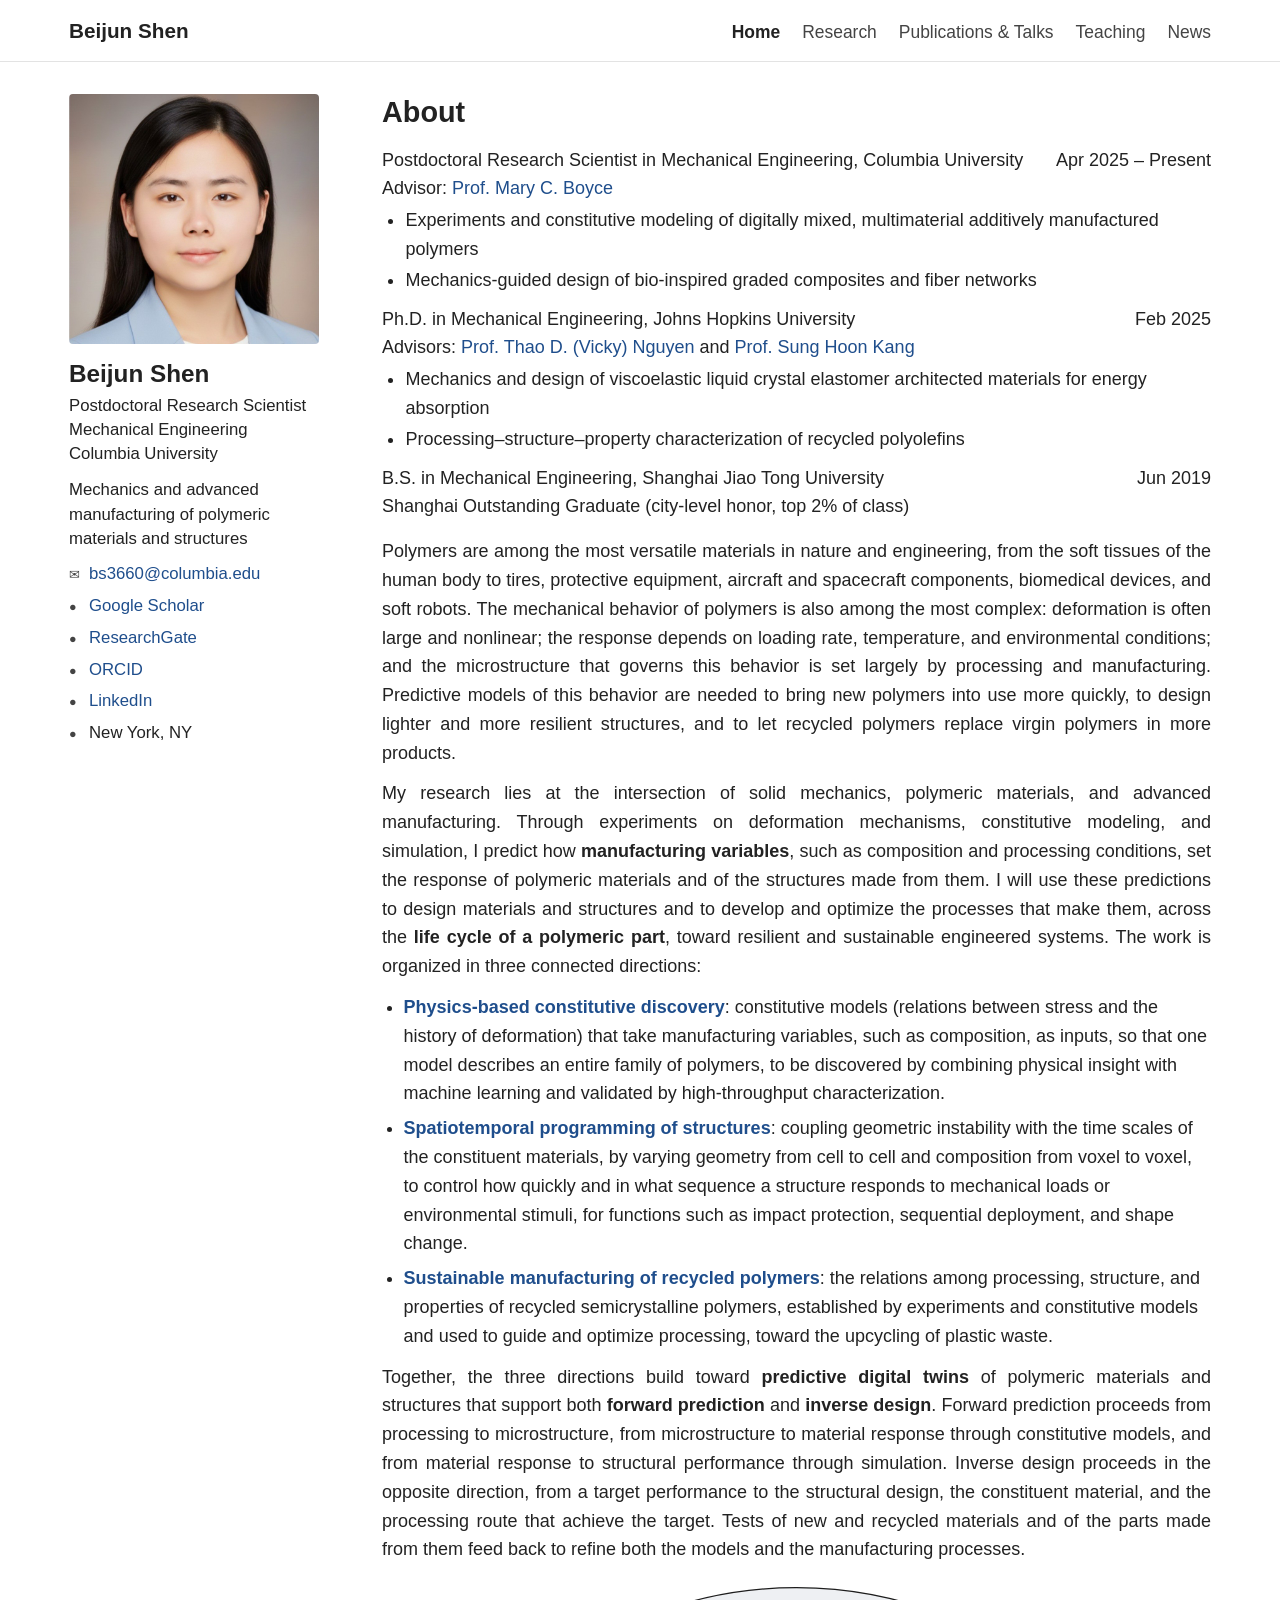
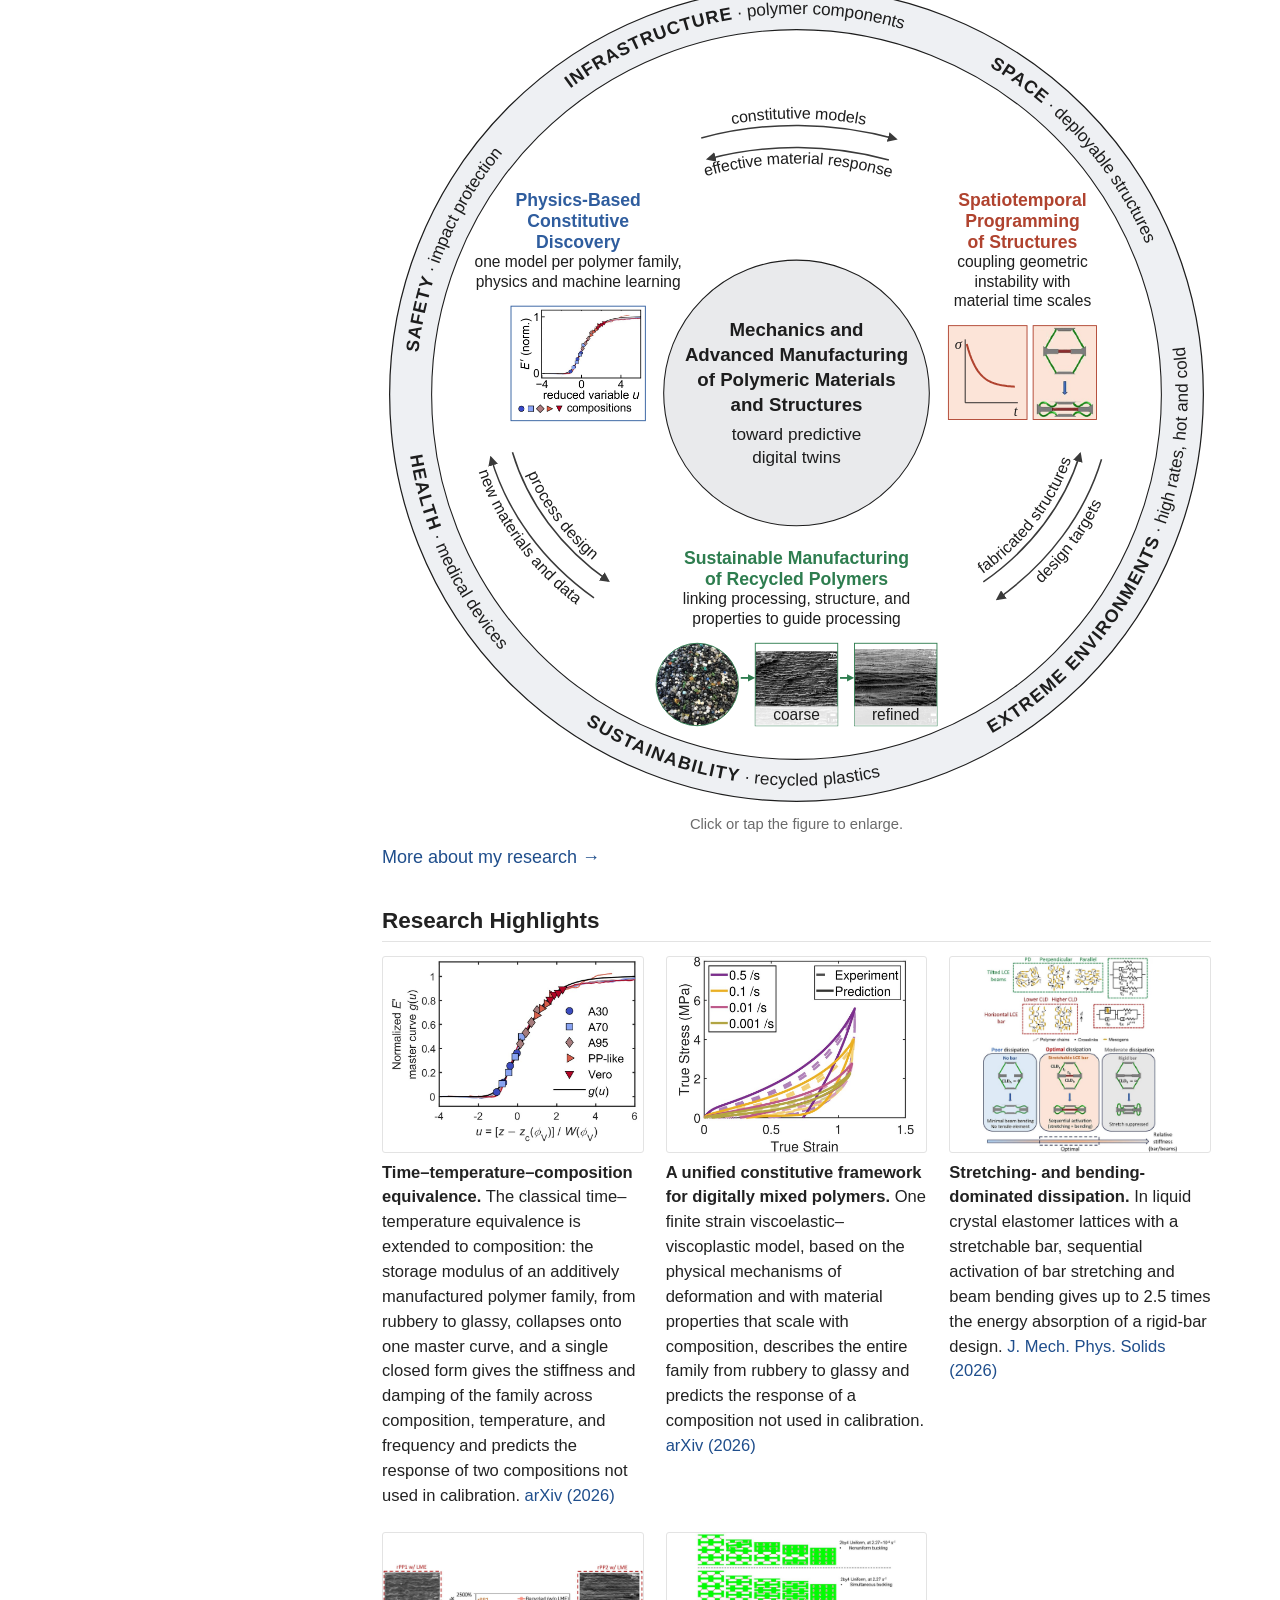
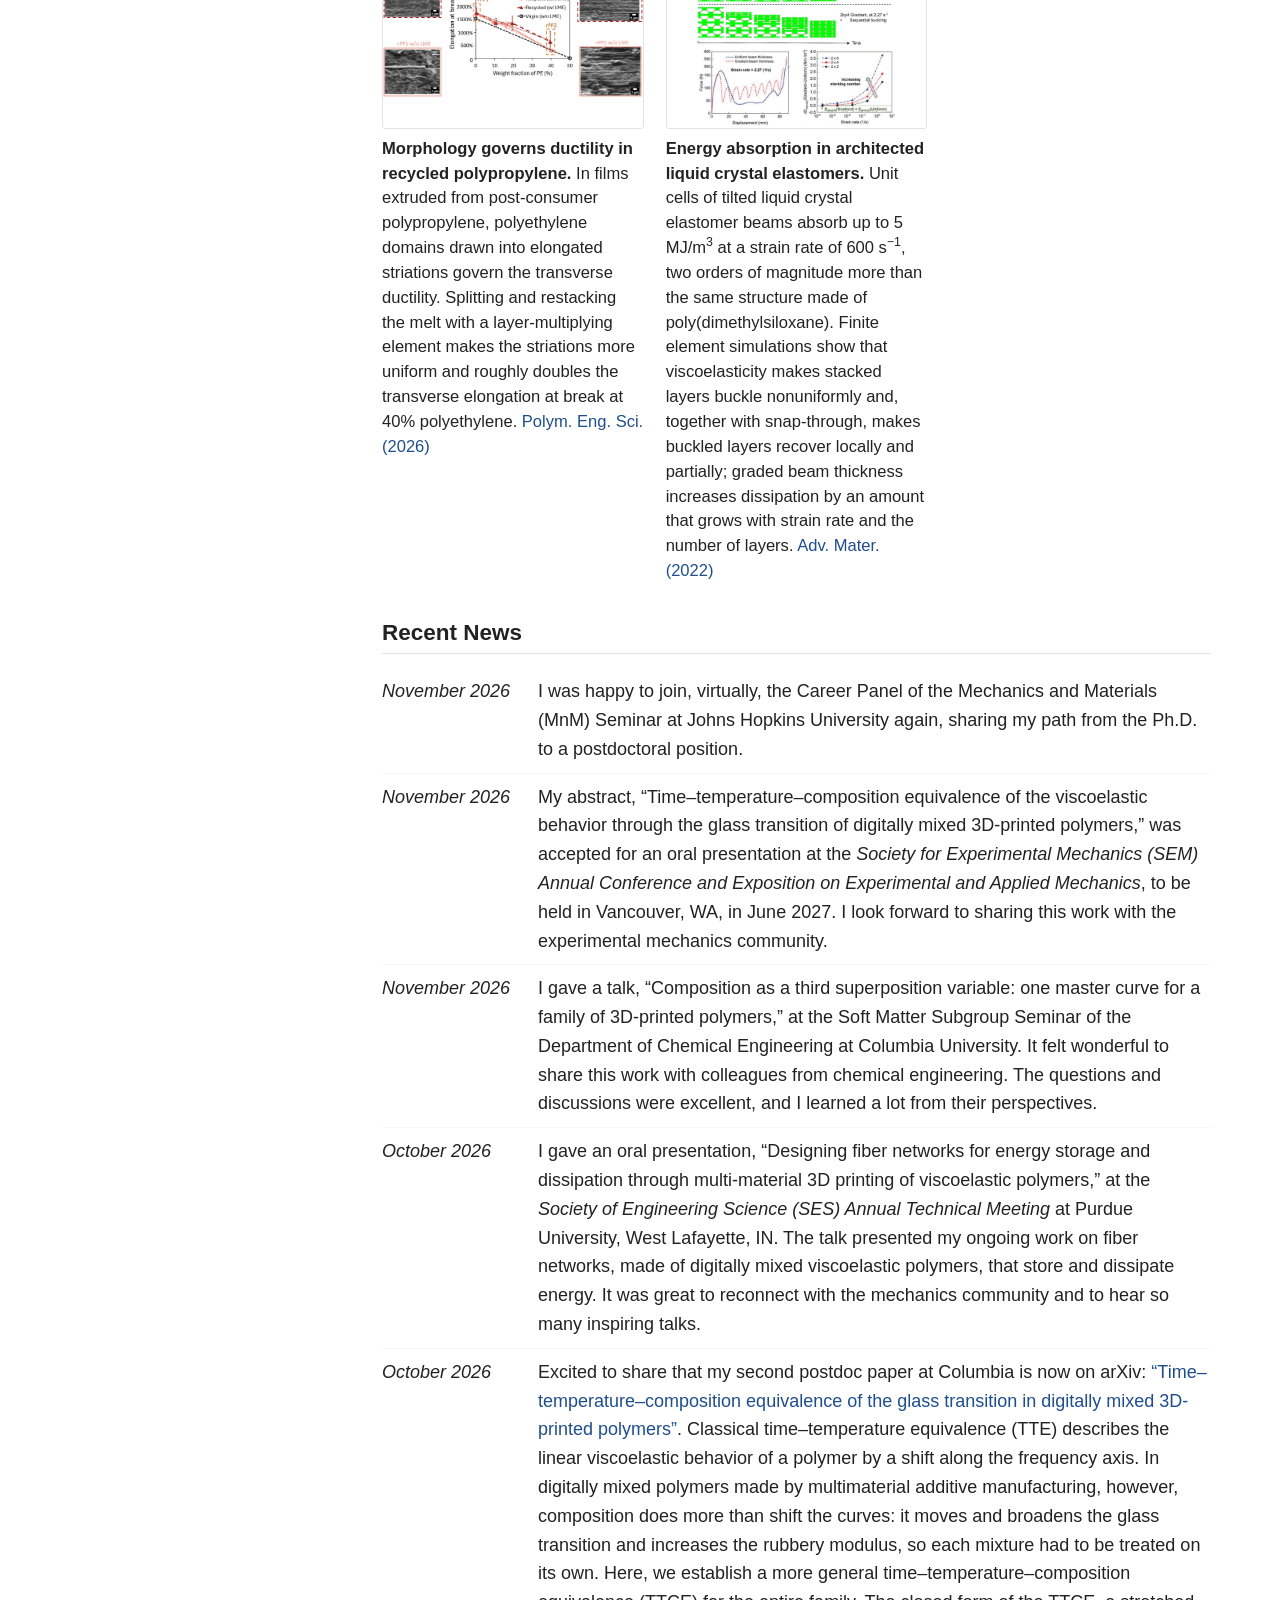
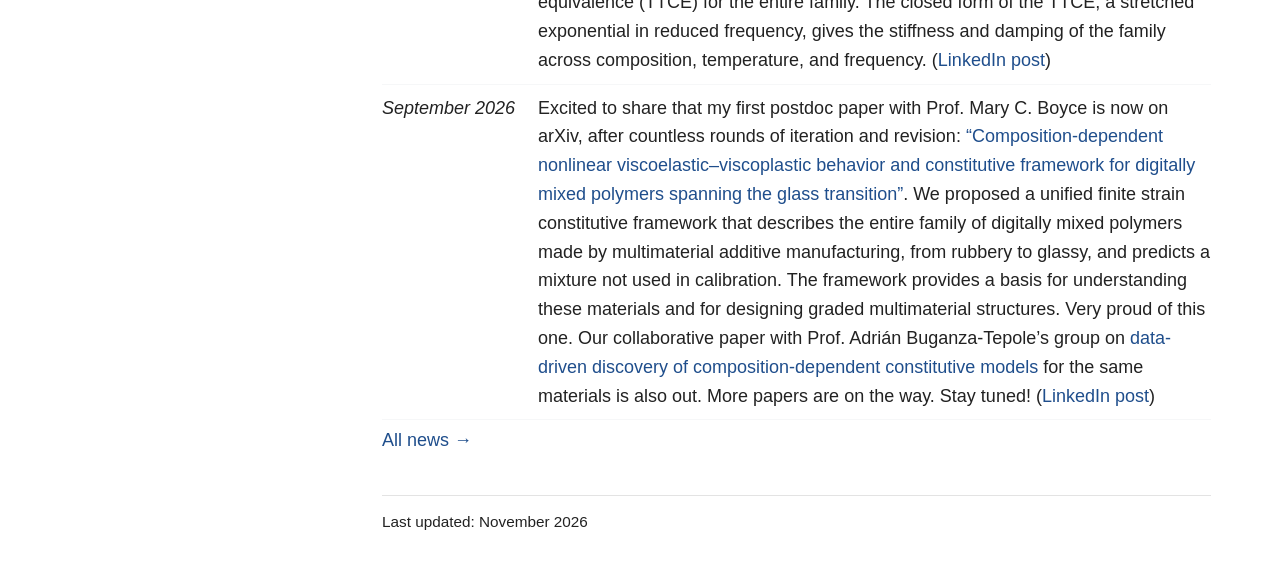
<file: index.html>
<!DOCTYPE html>
<html lang="en">
<head>
    <meta charset="UTF-8">
    <meta name="viewport" content="width=device-width, initial-scale=1">
    <title>Beijun Shen</title>
    <meta name="description" content="Beijun Shen, Postdoctoral Research Scientist in Mechanical Engineering at Columbia University: mechanics of polymeric materials and structures, constitutive modeling, structural design, and advanced manufacturing.">
    <meta name="author" content="Beijun Shen">
    <link rel="icon" href="favicon.svg" type="image/svg+xml">
    <link rel="stylesheet" href="style.css?v=20261117b">
    <meta property="og:type" content="website">
    <meta property="og:title" content="Beijun Shen">
    <meta property="og:description" content="Beijun Shen, Postdoctoral Research Scientist in Mechanical Engineering at Columbia University: mechanics of polymeric materials and structures, constitutive modeling, structural design, and advanced manufacturing.">
    <meta property="og:image" content="https://beijunshen.github.io/images/photo.jpeg">
    <meta property="og:url" content="https://beijunshen.github.io/">
    <meta name="twitter:card" content="summary">
    <!-- Google tag (gtag.js) -->
<script async src="https://www.googletagmanager.com/gtag/js?id=G-M3H5852EJ4"></script>
<script>
  window.dataLayer = window.dataLayer || [];
  function gtag(){dataLayer.push(arguments);}
  gtag('js', new Date());
  gtag('config', 'G-M3H5852EJ4');
</script>
</head>
<body>

<header class="topbar">
    <div class="topbar-inner">
        <a class="brand" href="index.html">Beijun Shen</a>
        <nav class="menu">
            <a href="index.html" class="active">Home</a>
            <a href="research.html">Research</a>
            <a href="publications.html">Publications &amp; Talks</a>
            <a href="teaching.html">Teaching</a>
            <a href="news.html">News</a>
        </nav>
    </div>
</header>

<div class="layout">
<aside class="sidebar">
    <img src="images/photo.jpeg" alt="Beijun Shen" class="avatar">
    <div class="who">
        <div class="name">Beijun Shen</div>
        <div class="role">Postdoctoral Research Scientist<br>Mechanical Engineering<br>Columbia University</div>
    </div>
    <p class="tagline">Mechanics and advanced manufacturing of polymeric materials and structures</p>
    <ul class="contact">
        <li><span class="ico" aria-hidden="true">&#9993;</span><a href="mailto:bs3660@columbia.edu">bs3660@columbia.edu</a></li>
        <li><span class="ico" aria-hidden="true">&#9679;</span><a href="https://scholar.google.com/citations?user=DdyhCMUAAAAJ&amp;hl=en" target="_blank" rel="noopener noreferrer">Google Scholar</a></li>
        <li><span class="ico" aria-hidden="true">&#9679;</span><a href="https://www.researchgate.net/profile/Beijun-Shen-2/research" target="_blank" rel="noopener noreferrer">ResearchGate</a></li>
        <li><span class="ico" aria-hidden="true">&#9679;</span><a href="https://orcid.org/0009-0008-6985-1547" target="_blank" rel="noopener noreferrer">ORCID</a></li>
        <li><span class="ico" aria-hidden="true">&#9679;</span><a href="https://www.linkedin.com/in/beijun-shen-136708172/" target="_blank" rel="noopener noreferrer">LinkedIn</a></li>
        <li><span class="ico" aria-hidden="true">&#9679;</span>New York, NY</li>
    </ul>
</aside>

<main class="content">
<section>
<h1>About</h1>
<ul class="cv">
    <li><div class="cv-head"><span>Postdoctoral Research Scientist in Mechanical Engineering, Columbia University</span><span class="cv-date">Apr 2025 &ndash; Present</span></div>
        Advisor: <a href="https://www.me.columbia.edu/faculty/mary-boyce" target="_blank" rel="noopener noreferrer">Prof. Mary C. Boyce</a>
        <ul>
            <li>Experiments and constitutive modeling of digitally mixed, multimaterial additively manufactured polymers</li>
            <li>Mechanics-guided design of bio-inspired graded composites and fiber networks</li>
        </ul></li>
    <li><div class="cv-head"><span>Ph.D. in Mechanical Engineering, Johns Hopkins University</span><span class="cv-date">Feb 2025</span></div>
        Advisors: <a href="https://engineering.jhu.edu/faculty/thao-vicky-nguyen/" target="_blank" rel="noopener noreferrer">Prof. Thao D. (Vicky) Nguyen</a> and
        <a href="https://scholar.google.com/citations?user=RKlXTzoAAAAJ&amp;hl=en" target="_blank" rel="noopener noreferrer">Prof. Sung Hoon Kang</a>
        <ul>
            <li>Mechanics and design of viscoelastic liquid crystal elastomer architected materials for energy absorption</li>
            <li>Processing&ndash;structure&ndash;property characterization of recycled polyolefins</li>
        </ul></li>
    <li><div class="cv-head"><span>B.S. in Mechanical Engineering, Shanghai Jiao Tong University</span><span class="cv-date">Jun 2019</span></div>
        Shanghai Outstanding Graduate (city-level honor, top 2% of class)</li>
</ul>
<p>
Polymers are among the most versatile materials in nature and engineering, from the soft tissues of the human body to tires,
protective equipment, aircraft and spacecraft components, biomedical devices, and soft robots. The mechanical behavior of
polymers is also among the most complex: deformation is often large and nonlinear; the response depends on loading rate,
temperature, and environmental conditions; and the microstructure that governs this behavior is set largely by processing
and manufacturing. Predictive models of this behavior are needed to bring new polymers into use more quickly, to
design lighter and more resilient structures, and to let recycled polymers replace virgin polymers in more products.
</p>
<p>
My research lies at the intersection of solid mechanics, polymeric materials, and advanced manufacturing. Through experiments on deformation mechanisms, constitutive modeling, and simulation, I predict how <strong>manufacturing variables</strong>, such as composition and processing conditions, set the response of polymeric materials and of the structures made from them. I will use these predictions to design materials and structures and to develop and optimize the processes that make them, across the <strong>life cycle of a polymeric part</strong>, toward resilient and sustainable engineered systems. The work is organized in three connected directions:
</p>
<ul class="about">
    <li><a href="research.html#discovery"><strong>Physics-based constitutive discovery</strong></a>: constitutive models (relations between stress and the history of deformation) that take manufacturing variables, such as composition, as inputs, so that one model describes an entire family of polymers, to be discovered by combining physical insight with machine learning and validated by high-throughput characterization.</li>
    <li><a href="research.html#design"><strong>Spatiotemporal programming of structures</strong></a>: coupling geometric
    instability with the time scales of the constituent materials, by varying geometry from cell to cell and composition from voxel to voxel, to control how quickly and in what sequence a structure responds to mechanical loads or environmental stimuli, for functions such as impact protection, sequential deployment, and shape change.</li>
    <li><a href="research.html#manufacturing"><strong>Sustainable manufacturing of recycled polymers</strong></a>:
    the relations among processing, structure, and properties of recycled semicrystalline polymers, established by
    experiments and constitutive models and used to guide and optimize processing, toward the upcycling of plastic waste.</li>
</ul>
<p>
Together, the three directions build toward <strong>predictive digital twins</strong> of polymeric materials and structures that support both <strong>forward prediction</strong> and <strong>inverse design</strong>. Forward prediction proceeds from
processing to microstructure, from microstructure to material response through constitutive models, and from material
response to structural performance through simulation. Inverse design proceeds in
the opposite direction, from a target performance to the structural design, the constituent material, and the processing
route that achieve the target. Tests of new and recycled materials and of the parts made from them feed back to refine both the models and the manufacturing processes.
</p>
<figure class="concept-fig">
<svg class="concept" viewBox="0 0 1086 1086" xmlns="http://www.w3.org/2000/svg" role="img" aria-label="Research overview. Core: mechanics and advanced manufacturing of polymeric materials and structures, toward predictive digital twins. Three connected directions: physics-based constitutive discovery, shown by the storage modulus of five compositions collapsing onto one master curve; spatiotemporal programming of structures, coupling geometric instability with material time scales; and sustainable manufacturing of recycled polymers, linking processing, structure, and properties to guide processing, shown by recycled pellets and coarse versus refined microstructure. Applications: safety, infrastructure, space, extreme environments, sustainability, and health.">
<defs><marker id="lk" viewBox="0 0 10 10" refX="8" refY="5" markerWidth="6.5" markerHeight="6.5" orient="auto"><path d="M0,0 L10,5 L0,10 z" fill="#3a3a3a"/></marker><marker id="blue" viewBox="0 0 10 10" refX="5" refY="5" markerWidth="4" markerHeight="4" orient="auto"><path d="M0,0 L10,5 L0,10 z" fill="#3f6fb5"/></marker><marker id="grn" viewBox="0 0 10 10" refX="5" refY="5" markerWidth="4" markerHeight="4" orient="auto"><path d="M0,0 L10,5 L0,10 z" fill="#2e7d4f"/></marker>
<path id="dom0" d="M38.0,565.9 A505.5,505.5 0 0 1 207.4,165.0" fill="none"/>
<path id="dom1" d="M195.0,176.3 A505.5,505.5 0 0 1 742.9,78.7" fill="none"/>
<path id="dom2" d="M728.3,72.7 A505.5,505.5 0 0 1 1032.8,418.1" fill="none"/>
<path id="dom3" d="M722.5,1015.6 A505.5,505.5 0 0 0 1028.4,402.0" fill="none"/>
<path id="dom4" d="M198.9,913.3 A505.5,505.5 0 0 0 738.1,1009.3" fill="none"/>
<path id="dom5" d="M37.5,549.2 A505.5,505.5 0 0 0 212.0,925.1" fill="none"/>
</defs>
<ellipse cx="543.0" cy="543.0" rx="533" ry="533" fill="#eef0f3" stroke="#1d1d1d" stroke-width="1.6"/>
<ellipse cx="543.0" cy="543.0" rx="478" ry="478.0" fill="#fff" stroke="#1d1d1d" stroke-width="1.4"/>
<text font-family="Helvetica, Arial, sans-serif" fill="#1d1d1d" dy="7"><textPath href="#dom0" startOffset="50%" text-anchor="middle"><tspan font-size="23.5" font-weight="bold" letter-spacing="1.5">SAFETY</tspan><tspan font-size="22.5">  &#183;  impact protection</tspan></textPath></text>
<text font-family="Helvetica, Arial, sans-serif" fill="#1d1d1d" dy="7"><textPath href="#dom1" startOffset="50%" text-anchor="middle"><tspan font-size="23.5" font-weight="bold" letter-spacing="1.5">INFRASTRUCTURE</tspan><tspan font-size="22.5">  &#183;  polymer components</tspan></textPath></text>
<text font-family="Helvetica, Arial, sans-serif" fill="#1d1d1d" dy="7"><textPath href="#dom2" startOffset="50%" text-anchor="middle"><tspan font-size="23.5" font-weight="bold" letter-spacing="1.5">SPACE</tspan><tspan font-size="22.5">  &#183;  deployable structures</tspan></textPath></text>
<text font-family="Helvetica, Arial, sans-serif" fill="#1d1d1d" dy="7"><textPath href="#dom3" startOffset="50%" text-anchor="middle"><tspan font-size="23.5" font-weight="bold" letter-spacing="1.5">EXTREME ENVIRONMENTS</tspan><tspan font-size="22.5">  &#183;  high rates, hot and cold</tspan></textPath></text>
<text font-family="Helvetica, Arial, sans-serif" fill="#1d1d1d" dy="7"><textPath href="#dom4" startOffset="50%" text-anchor="middle"><tspan font-size="23.5" font-weight="bold" letter-spacing="1.5">SUSTAINABILITY</tspan><tspan font-size="22.5">  &#183;  recycled plastics</tspan></textPath></text>
<text font-family="Helvetica, Arial, sans-serif" fill="#1d1d1d" dy="7"><textPath href="#dom5" startOffset="50%" text-anchor="middle"><tspan font-size="23.5" font-weight="bold" letter-spacing="1.5">HEALTH</tspan><tspan font-size="22.5">  &#183;  medical devices</tspan></textPath></text>
<circle cx="543.0" cy="541.0" r="174" fill="#e9eaec" stroke="#1d1d1d" stroke-width="1.4"/>
<text x="543.0" y="466.6" font-family="Helvetica, Arial, sans-serif" font-size="24.5" font-weight="bold" text-anchor="middle" fill="#1d1d1d">Mechanics and</text>
<text x="543.0" y="499.4" font-family="Helvetica, Arial, sans-serif" font-size="24.5" font-weight="bold" text-anchor="middle" fill="#1d1d1d">Advanced Manufacturing</text>
<text x="543.0" y="532.3" font-family="Helvetica, Arial, sans-serif" font-size="24.5" font-weight="bold" text-anchor="middle" fill="#1d1d1d">of Polymeric Materials</text>
<text x="543.0" y="565.1" font-family="Helvetica, Arial, sans-serif" font-size="24.5" font-weight="bold" text-anchor="middle" fill="#1d1d1d">and Structures</text>
<text x="543.0" y="603.1" font-family="Helvetica, Arial, sans-serif" font-size="22.5" font-weight="normal" text-anchor="middle" fill="#1d1d1d">toward predictive</text>
<text x="543.0" y="632.3" font-family="Helvetica, Arial, sans-serif" font-size="22.5" font-weight="normal" text-anchor="middle" fill="#1d1d1d">digital twins</text>
<text x="257.0" y="295.6" font-family="Helvetica, Arial, sans-serif" font-size="23.1" font-weight="bold" text-anchor="middle" fill="#2f5d9e">Physics-Based</text>
<text x="257.0" y="323.3" font-family="Helvetica, Arial, sans-serif" font-size="23.1" font-weight="bold" text-anchor="middle" fill="#2f5d9e">Constitutive</text>
<text x="257.0" y="351.0" font-family="Helvetica, Arial, sans-serif" font-size="23.1" font-weight="bold" text-anchor="middle" fill="#2f5d9e">Discovery</text>
<text x="257.0" y="376.4" font-family="Helvetica, Arial, sans-serif" font-size="20.4" font-weight="normal" text-anchor="middle" fill="#1d1d1d">one model per polymer family,</text>
<text x="257.0" y="401.9" font-family="Helvetica, Arial, sans-serif" font-size="20.4" font-weight="normal" text-anchor="middle" fill="#1d1d1d">physics and machine learning</text>
<image href="images/research/p1_storage_modulus_v2.png" x="169.0" y="427.3" width="176.0" height="150.0" preserveAspectRatio="xMidYMid slice"/><rect x="169.0" y="427.3" width="176.0" height="150.0" fill="none" stroke="#2f5d9e" stroke-width="1.2"/>
<text x="839.0" y="295.6" font-family="Helvetica, Arial, sans-serif" font-size="23.1" font-weight="bold" text-anchor="middle" fill="#b0432f">Spatiotemporal</text>
<text x="839.0" y="323.3" font-family="Helvetica, Arial, sans-serif" font-size="23.1" font-weight="bold" text-anchor="middle" fill="#b0432f">Programming</text>
<text x="839.0" y="351.0" font-family="Helvetica, Arial, sans-serif" font-size="23.1" font-weight="bold" text-anchor="middle" fill="#b0432f">of Structures</text>
<text x="839.0" y="376.4" font-family="Helvetica, Arial, sans-serif" font-size="20.4" font-weight="normal" text-anchor="middle" fill="#1d1d1d">coupling geometric</text>
<text x="839.0" y="401.9" font-family="Helvetica, Arial, sans-serif" font-size="20.4" font-weight="normal" text-anchor="middle" fill="#1d1d1d">instability with</text>
<text x="839.0" y="427.4" font-family="Helvetica, Arial, sans-serif" font-size="20.4" font-weight="normal" text-anchor="middle" fill="#1d1d1d">material time scales</text>
<rect x="742.0" y="452.8" width="103" height="123" fill="#fce4d8" stroke="#b0432f" stroke-width="1.2"/>
<path d="M764.0,553.7850000000001 L833.0,553.7850000000001 M764.0,553.7850000000001 L764.0,470.7850000000001" stroke="#1d1d1d" stroke-width="1.2" fill="none"/>
<path d="M766.0,476.8 L768.1,484.2 L770.2,490.7 L772.3,496.3 L774.4,501.1 L776.5,505.4 L778.6,509.1 L780.7,512.3 L782.8,515.1 L784.9,517.5 L787.0,519.6 L789.1,521.4 L791.2,523.0 L793.3,524.4 L795.4,525.6 L797.5,526.6 L799.6,527.5 L801.7,528.3 L803.8,529.0 L805.9,529.6 L808.0,530.1 L810.1,530.6 L812.2,531.0 L814.3,531.3 L816.4,531.6 L818.5,531.9 L820.6,532.1 L822.7,532.3 L824.8,532.5 L826.9,532.6 L829.0,532.7" stroke="#b0432f" stroke-width="2.6" fill="none"/>
<text x="755.0" y="483.8" font-family="Georgia, serif" font-size="19" font-style="italic" text-anchor="middle" fill="#1d1d1d">&#963;</text>
<text x="830.0" y="570.8" font-family="Georgia, serif" font-size="18" font-style="italic" text-anchor="middle" fill="#1d1d1d">t</text>
<image href="images/research/cf_jmps_clean.png" x="853.0" y="452.8" width="83.0" height="123.0" preserveAspectRatio="xMidYMid slice"/><rect x="853.0" y="452.8" width="83.0" height="123.0" fill="none" stroke="#b0432f" stroke-width="1.2"/>
<text x="543.0" y="764.9" font-family="Helvetica, Arial, sans-serif" font-size="23.1" font-weight="bold" text-anchor="middle" fill="#2e7d4f">Sustainable Manufacturing</text>
<text x="543.0" y="792.6" font-family="Helvetica, Arial, sans-serif" font-size="23.1" font-weight="bold" text-anchor="middle" fill="#2e7d4f">of Recycled Polymers</text>
<text x="543.0" y="818.0" font-family="Helvetica, Arial, sans-serif" font-size="20.4" font-weight="normal" text-anchor="middle" fill="#1d1d1d">linking processing, structure, and</text>
<text x="543.0" y="843.5" font-family="Helvetica, Arial, sans-serif" font-size="20.4" font-weight="normal" text-anchor="middle" fill="#1d1d1d">properties to guide processing</text>
<clipPath id="pel"><circle cx="413.0" cy="922.9" r="54.0"/></clipPath><image href="images/research/cf_pellets.jpg" x="355.8" y="865.7" width="114.5" height="114.5" clip-path="url(#pel)" preserveAspectRatio="xMidYMid slice"/><circle cx="413.0" cy="922.9" r="54.0" fill="none" stroke="#2e7d4f" stroke-width="1.2"/>
<image href="images/research/p3_sem_coarse.jpg" x="489.0" y="868.9" width="108.0" height="108.0" preserveAspectRatio="xMidYMid slice"/><rect x="489.0" y="868.9" width="108.0" height="108.0" fill="none" stroke="#2e7d4f" stroke-width="1.2"/>
<rect x="489.0" y="951.4" width="108" height="25.5" fill="#ffffff" fill-opacity="0.88"/>
<text x="543.0" y="969.8" font-family="Helvetica, Arial, sans-serif" font-size="20.4" text-anchor="middle" fill="#1d1d1d">coarse</text>
<image href="images/research/p3_sem_refined.jpg" x="619.0" y="868.9" width="108.0" height="108.0" preserveAspectRatio="xMidYMid slice"/><rect x="619.0" y="868.9" width="108.0" height="108.0" fill="none" stroke="#2e7d4f" stroke-width="1.2"/>
<rect x="619.0" y="951.4" width="108" height="25.5" fill="#ffffff" fill-opacity="0.88"/>
<text x="673.0" y="969.8" font-family="Helvetica, Arial, sans-serif" font-size="20.4" text-anchor="middle" fill="#1d1d1d">refined</text>
<path d="M470.0,914.3 L484.0,914.3" stroke="#2e7d4f" stroke-width="2.4" fill="none" marker-end="url(#grn)"/>
<path d="M600.0,914.3 L614.0,914.3" stroke="#2e7d4f" stroke-width="2.4" fill="none" marker-end="url(#grn)"/>
<path d="M418.2,206.9 A412.5,350.5 0 0 1 673.1,208.4" fill="none" stroke="#3a3a3a" stroke-width="2" marker-end="url(#lk)"/>
<path d="M664.0,235.9 A383.5,321.5 0 0 0 426.9,234.6" fill="none" stroke="#3a3a3a" stroke-width="2" marker-end="url(#lk)"/>
<path d="M441.5,186.0 A427.5,365.5 0 0 1 650.1,187.1" id="lkf0" fill="none"/>
<text font-family="Helvetica, Arial, sans-serif" font-size="20.9" fill="#1d1d1d" dy="6"><textPath href="#lkf0" startOffset="50%" text-anchor="middle">constitutive models</textPath></text>
<path d="M391.0,261.8 A368.5,306.5 0 0 1 699.5,263.5" id="lkb0" fill="none"/>
<text font-family="Helvetica, Arial, sans-serif" font-size="20.9" fill="#1d1d1d" dy="6"><textPath href="#lkb0" startOffset="50%" text-anchor="middle">effective material response</textPath></text>
<path d="M942.6,627.9 A412.5,350.5 0 0 1 806.2,810.9" fill="none" stroke="#3a3a3a" stroke-width="2" marker-end="url(#lk)"/>
<path d="M787.7,788.6 A383.5,321.5 0 0 0 914.5,620.7" fill="none" stroke="#3a3a3a" stroke-width="2" marker-end="url(#lk)"/>
<path d="M843.1,801.3 A427.5,365.5 0 0 0 946.5,661.8" id="lkf1" fill="none"/>
<text font-family="Helvetica, Arial, sans-serif" font-size="20.9" fill="#1d1d1d" dy="6"><textPath href="#lkf1" startOffset="50%" text-anchor="middle">design targets</textPath></text>
<path d="M757.8,790.0 A368.5,306.5 0 0 0 905.5,596.3" id="lkb1" fill="none"/>
<text font-family="Helvetica, Arial, sans-serif" font-size="20.9" fill="#1d1d1d" dy="6"><textPath href="#lkb1" startOffset="50%" text-anchor="middle">fabricated structures</textPath></text>
<path d="M277.7,809.4 A412.5,350.5 0 0 1 142.7,625.7" fill="none" stroke="#3a3a3a" stroke-width="2" marker-end="url(#lk)"/>
<path d="M170.9,618.7 A383.5,321.5 0 0 0 296.4,787.2" fill="none" stroke="#3a3a3a" stroke-width="2" marker-end="url(#lk)"/>
<path d="M125.3,618.8 A427.5,365.5 0 0 0 277.8,827.7" id="lkf2" fill="none"/>
<text font-family="Helvetica, Arial, sans-serif" font-size="20.9" fill="#1d1d1d" dy="6"><textPath href="#lkf2" startOffset="50%" text-anchor="middle">new materials and data</textPath></text>
<path d="M190.2,629.6 A368.5,306.5 0 0 0 292.4,765.7" id="lkb2" fill="none"/>
<text font-family="Helvetica, Arial, sans-serif" font-size="20.9" fill="#1d1d1d" dy="6"><textPath href="#lkb2" startOffset="50%" text-anchor="middle">process design</textPath></text>
</svg>
<figcaption class="zoom-hint">Click or tap the figure to enlarge.</figcaption>
</figure>
<p class="more"><a href="research.html">More about my research &rarr;</a></p>
</section>

<section>
<h2>Research Highlights</h2>
<div class="cards">
    <figure class="card">
        <img src="images/research/ttce_collapse.jpg" alt="Storage modulus of five digitally mixed compositions collapsing onto one master curve" loading="lazy">
        <figcaption><strong>Time&ndash;temperature&ndash;composition equivalence.</strong> The classical time&ndash;temperature equivalence is extended to composition: the storage modulus of an additively manufactured polymer family, from rubbery to glassy, collapses onto one master curve, and a single closed form gives the stiffness and damping of the family across composition, temperature, and frequency and predicts the response of two compositions not used in calibration. <a href="https://doi.org/10.48550/arXiv.2610.14986" target="_blank" rel="noopener noreferrer">arXiv (2026)</a></figcaption>
    </figure>
    <figure class="card">
        <img src="images/research/framework_prediction.jpg" alt="Predicted and measured stress&ndash;strain response of a composition not used in calibration" loading="lazy">
        <figcaption><strong>A unified constitutive framework for digitally mixed polymers.</strong> One finite strain viscoelastic&ndash;viscoplastic model, based on the physical mechanisms of deformation and with material properties that scale with composition, describes the entire family from rubbery to glassy and predicts the response of a composition not used in calibration. <a href="https://doi.org/10.48550/arXiv.2609.04399" target="_blank" rel="noopener noreferrer">arXiv (2026)</a></figcaption>
    </figure>
    <figure class="card">
        <img src="images/research/jmps_ga.jpg" alt="Graphical abstract: liquid crystal elastomer lattice with a stretchable bar giving optimal dissipation" loading="lazy">
        <figcaption><strong>Stretching- and bending-dominated dissipation.</strong> In liquid crystal elastomer lattices with a stretchable bar, sequential activation of bar stretching and beam bending gives up to 2.5 times the energy absorption of a rigid-bar design. <a href="https://doi.org/10.1016/j.jmps.2025.106497" target="_blank" rel="noopener noreferrer">J. Mech. Phys. Solids (2026)</a></figcaption>
    </figure>
    <figure class="card">
        <img src="images/research/pes_ga.jpg" alt="Graphical abstract: elongation at break of recycled polypropylene films against polyethylene content, with striation micrographs" loading="lazy">
        <figcaption><strong>Morphology governs ductility in recycled polypropylene.</strong> In films extruded from post-consumer polypropylene, polyethylene domains drawn into elongated striations govern the transverse ductility. Splitting and restacking the melt with a layer-multiplying element makes the striations more uniform and roughly doubles the transverse elongation at break at 40% polyethylene. <a href="https://doi.org/10.1002/pen.70353" target="_blank" rel="noopener noreferrer">Polym. Eng. Sci. (2026)</a></figcaption>
    </figure>
    <figure class="card">
        <img src="images/research/adma_sim.jpg" alt="Finite element simulations of stacked liquid crystal elastomer layers buckling nonuniformly, simultaneously, or in sequence" loading="lazy">
        <figcaption><strong>Energy absorption in architected liquid crystal elastomers.</strong> Unit cells of tilted liquid crystal elastomer beams absorb up to 5 MJ/m<sup>3</sup> at a strain rate of 600 s<sup>&minus;1</sup>, two orders of magnitude more than the same structure made of poly(dimethylsiloxane). Finite element simulations show that viscoelasticity makes stacked layers buckle nonuniformly and, together with snap-through, makes buckled layers recover locally and partially; graded beam thickness increases dissipation by an amount that grows with strain rate and the number of layers. <a href="https://doi.org/10.1002/adma.202200272" target="_blank" rel="noopener noreferrer">Adv. Mater. (2022)</a></figcaption>
    </figure>
</div>
</section>

<section>
<h2>Recent News</h2>
<ul class="news">
    <li><span class="date">November 2026</span><div class="text">I was happy to join, virtually, the Career Panel of the Mechanics and Materials (MnM) Seminar at Johns Hopkins University again, sharing my path from the Ph.D. to a postdoctoral position.</div></li>
    <li><span class="date">November 2026</span><div class="text">My abstract, “Time–temperature–composition equivalence of the viscoelastic behavior through the glass transition of digitally mixed 3D-printed polymers,” was accepted for an oral presentation at the <i>Society for Experimental Mechanics (SEM) Annual Conference and Exposition on Experimental and Applied Mechanics</i>, to be held in Vancouver, WA, in June 2027. I look forward to sharing this work with the experimental mechanics community.</div></li>
    <li><span class="date">November 2026</span><div class="text">I gave a talk, “Composition as a third superposition variable: one master curve for a family of 3D-printed polymers,” at the Soft Matter Subgroup Seminar of the Department of Chemical Engineering at Columbia University. It felt wonderful to share this work with colleagues from chemical engineering. The questions and discussions were excellent, and I learned a lot from their perspectives.</div></li>
    <li><span class="date">October 2026</span><div class="text">I gave an oral presentation, “Designing fiber networks for energy storage and dissipation through multi-material 3D printing of viscoelastic polymers,” at the <i>Society of Engineering Science (SES) Annual Technical Meeting</i> at Purdue University, West Lafayette, IN. The talk presented my ongoing work on fiber networks, made of digitally mixed viscoelastic polymers, that store and dissipate energy. It was great to reconnect with the mechanics community and to hear so many inspiring talks.</div></li>
    <li><span class="date">October 2026</span><div class="text">Excited to share that my second postdoc paper at Columbia is now on arXiv: <a href="https://doi.org/10.48550/arXiv.2610.14986" target="_blank" rel="noopener noreferrer"> “Time–temperature–composition equivalence of the glass transition in digitally mixed 3D-printed polymers”</a>. Classical time–temperature equivalence (TTE) describes the linear viscoelastic behavior of a polymer by a shift along the frequency axis. In digitally mixed polymers made by multimaterial additive manufacturing, however, composition does more than shift the curves: it moves and broadens the glass transition and increases the rubbery modulus, so each mixture had to be treated on its own. Here, we establish a more general time–temperature–composition equivalence (TTCE) for the entire family. The closed form of the TTCE, a stretched exponential in reduced frequency, gives the stiffness and damping of the family across composition, temperature, and frequency. (<a href="https://www.linkedin.com/feed/update/urn:li:activity:7515976046169600002/" target="_blank" rel="noopener noreferrer">LinkedIn post</a>)</div></li>
    <li><span class="date">September 2026</span><div class="text">Excited to share that my first postdoc paper with Prof. Mary C. Boyce is now on arXiv, after countless rounds of iteration and revision: <a href="https://doi.org/10.48550/arXiv.2609.04399" target="_blank" rel="noopener noreferrer"> “Composition-dependent nonlinear viscoelastic–viscoplastic behavior and constitutive framework for digitally mixed polymers spanning the glass transition”</a>. We proposed a unified finite strain constitutive framework that describes the entire family of digitally mixed polymers made by multimaterial additive manufacturing, from rubbery to glassy, and predicts a mixture not used in calibration. The framework provides a basis for understanding these materials and for designing graded multimaterial structures. Very proud of this one. Our collaborative paper with Prof. Adrián Buganza-Tepole’s group on <a href="https://doi.org/10.48550/arXiv.2609.04541" target="_blank" rel="noopener noreferrer">data-driven discovery of composition-dependent constitutive models</a> for the same materials is also out. More papers are on the way. Stay tuned! (<a href="https://www.linkedin.com/feed/update/urn:li:activity:7503520522584899585/" target="_blank" rel="noopener noreferrer">LinkedIn post</a>)</div></li>
</ul>
<p class="more"><a href="news.html">All news &rarr;</a></p>
</section>

<footer class="footer">Last updated: November 2026</footer>
</main>
</div>

<div class="lightbox" id="lightbox" hidden><img alt=""><span class="lb-close" aria-hidden="true">&times;</span></div>
<script>
(function () {
  var lb = document.getElementById('lightbox'), img = lb.querySelector('img');
  function close() { lb.hidden = true; var s = lb.querySelector('svg.lb-svg'); if (s) s.remove(); img.style.display = ''; }
  document.querySelectorAll('.content figure img').forEach(function (el) {
    el.classList.add('zoomable');
    el.addEventListener('click', function () { img.src = el.src; img.alt = el.alt; img.style.display = ''; lb.hidden = false; });
  });
  document.querySelectorAll('.concept-fig svg.concept').forEach(function (el) {
    el.classList.add('zoomable');
    el.addEventListener('click', function () {
      var c = el.cloneNode(true); c.setAttribute('class', 'lb-svg');
      img.style.display = 'none'; lb.insertBefore(c, img); lb.hidden = false;
    });
  });
  lb.addEventListener('click', close);
  document.addEventListener('keydown', function (e) { if (e.key === 'Escape') close(); });
})();
</script>

</body>
</html>
</file>
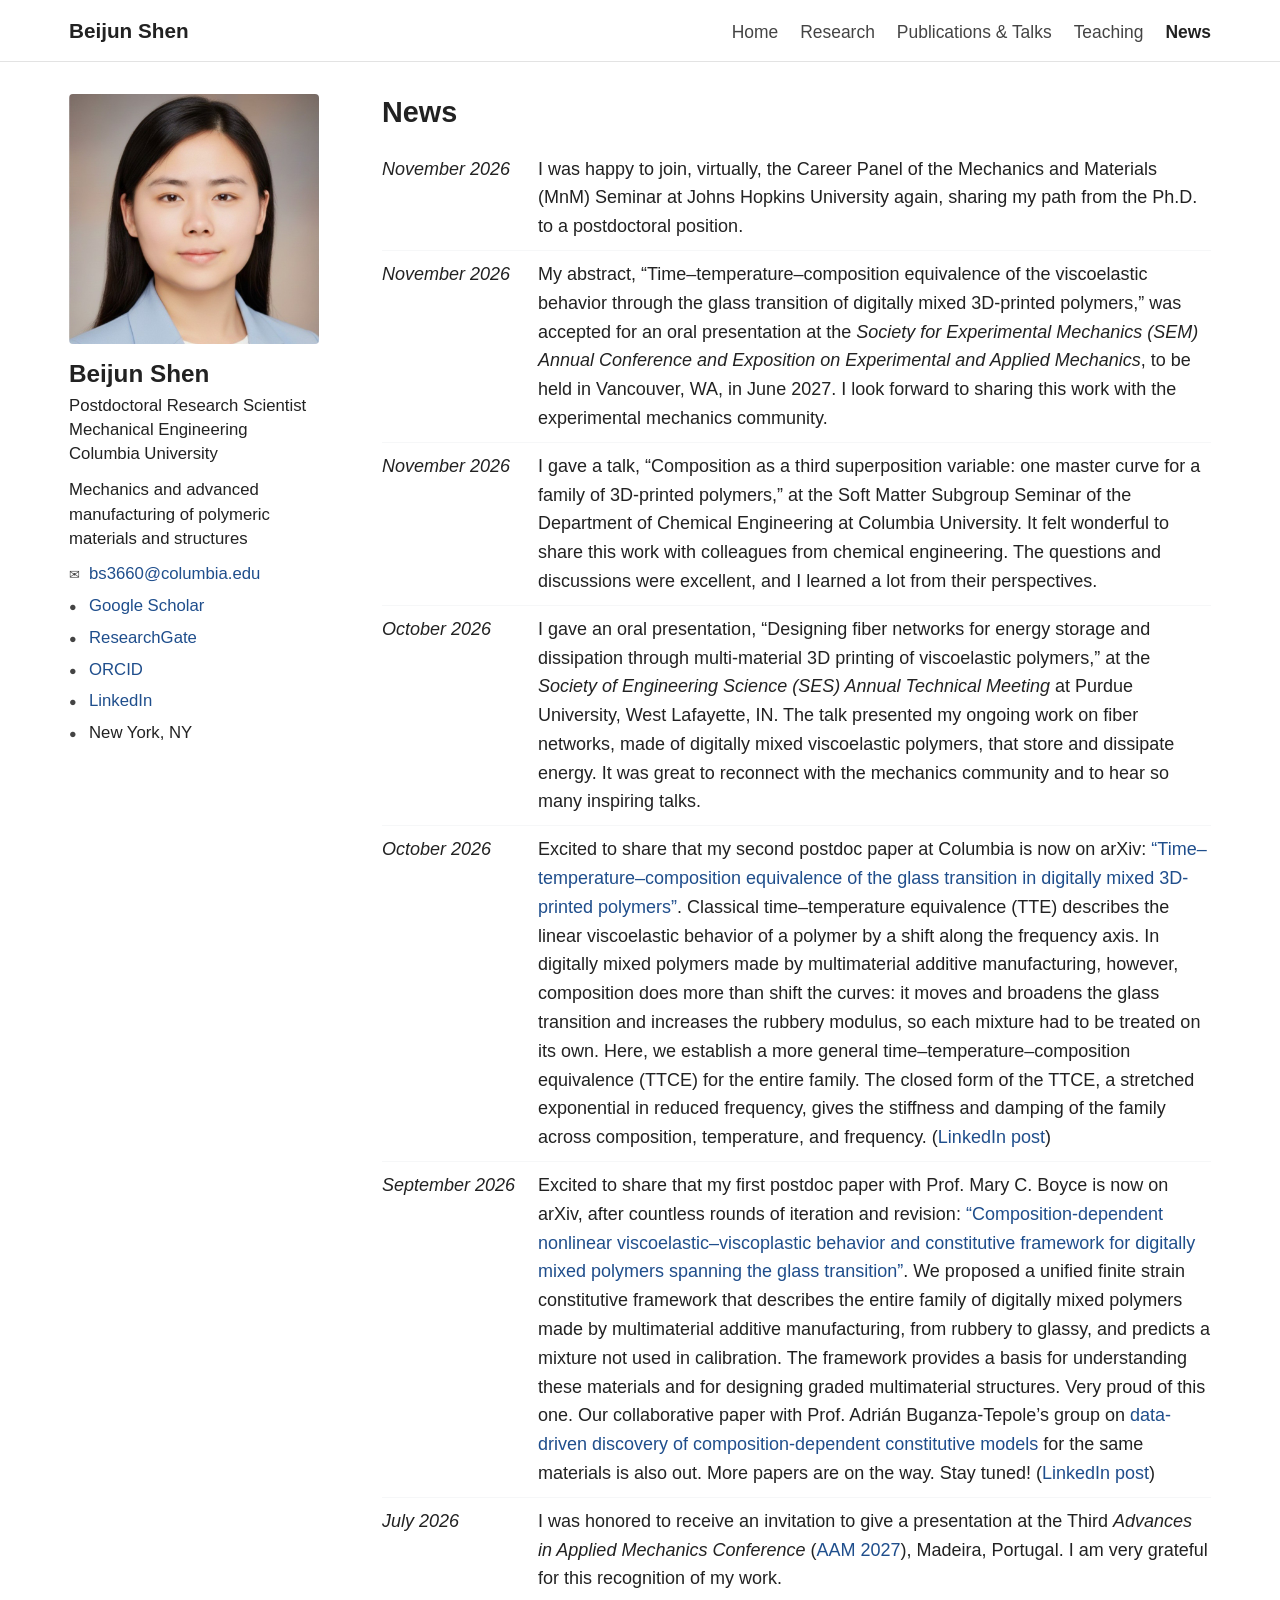
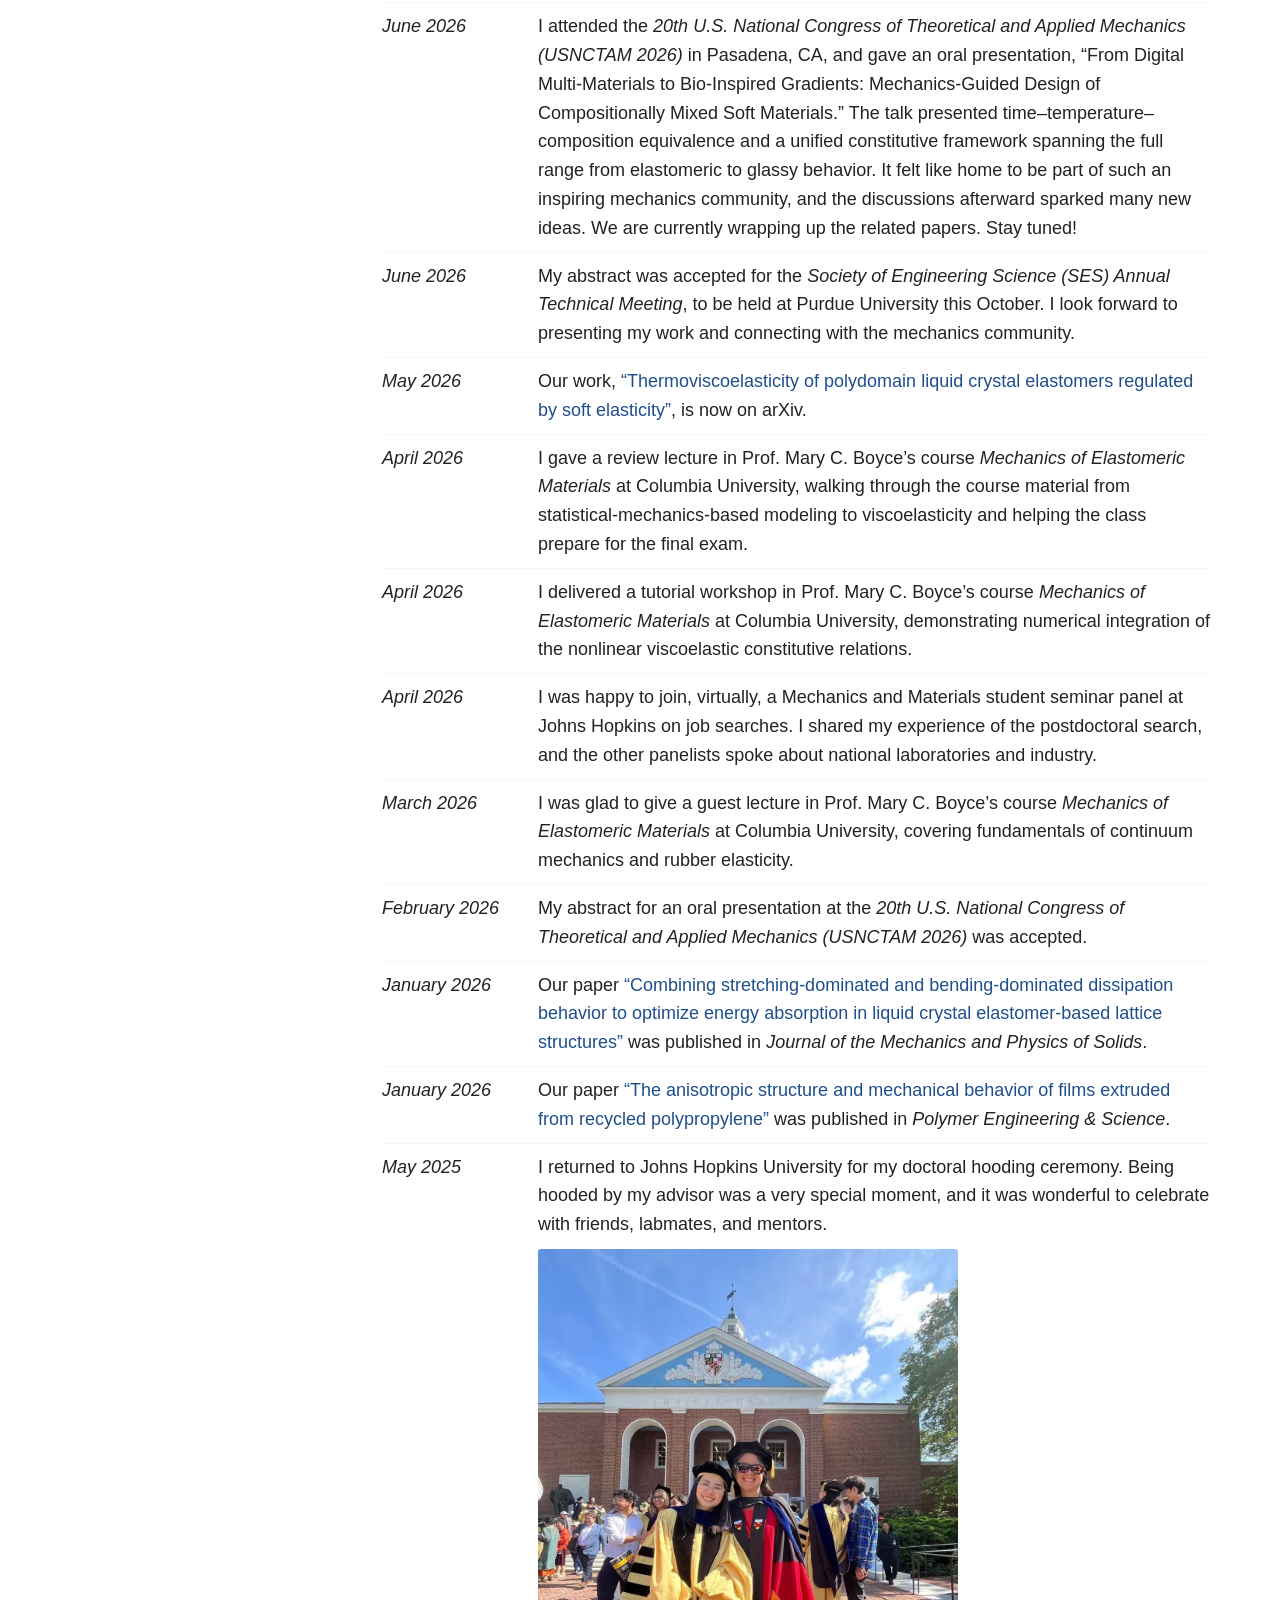
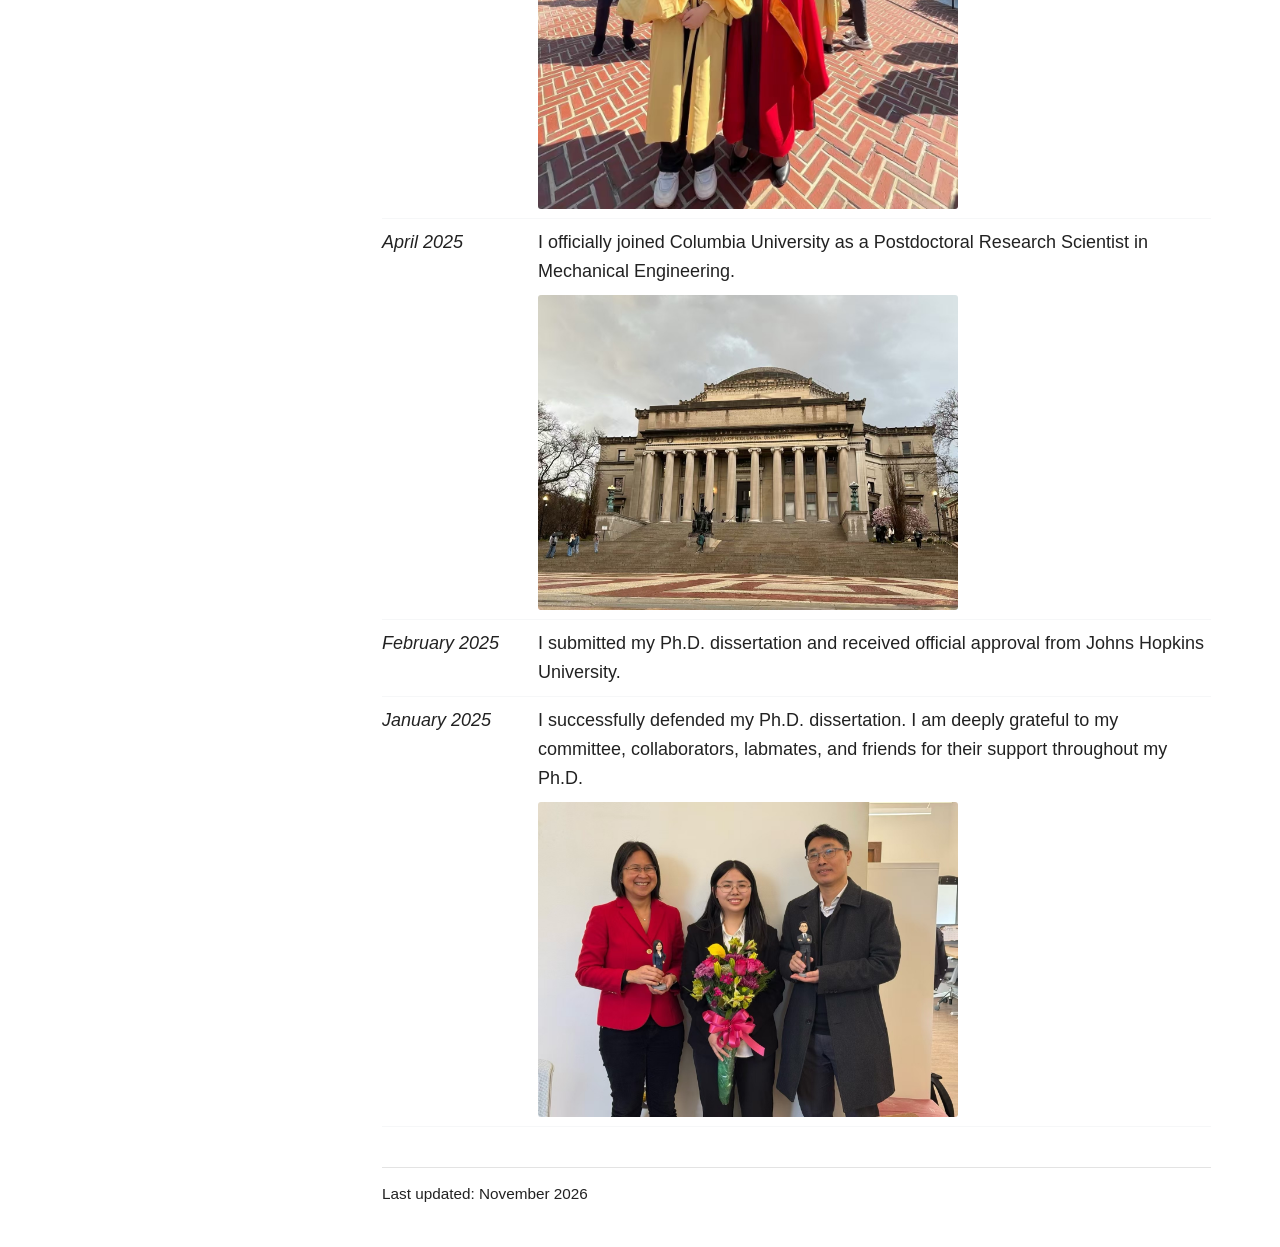
<file: news.html>
<!DOCTYPE html>
<html lang="en">
<head>
    <meta charset="UTF-8">
    <meta name="viewport" content="width=device-width, initial-scale=1">
    <title>News | Beijun Shen</title>
    <meta name="description" content="Beijun Shen, Postdoctoral Research Scientist in Mechanical Engineering at Columbia University: mechanics of polymeric materials and structures, constitutive modeling, structural design, and advanced manufacturing.">
    <meta name="author" content="Beijun Shen">
    <link rel="icon" href="favicon.svg" type="image/svg+xml">
    <link rel="stylesheet" href="style.css?v=20261117b">
    <meta property="og:type" content="website">
    <meta property="og:title" content="News | Beijun Shen">
    <meta property="og:description" content="Beijun Shen, Postdoctoral Research Scientist in Mechanical Engineering at Columbia University: mechanics of polymeric materials and structures, constitutive modeling, structural design, and advanced manufacturing.">
    <meta property="og:image" content="https://beijunshen.github.io/images/photo.jpeg">
    <meta property="og:url" content="https://beijunshen.github.io/news.html">
    <meta name="twitter:card" content="summary">
    <!-- Google tag (gtag.js) -->
<script async src="https://www.googletagmanager.com/gtag/js?id=G-M3H5852EJ4"></script>
<script>
  window.dataLayer = window.dataLayer || [];
  function gtag(){dataLayer.push(arguments);}
  gtag('js', new Date());
  gtag('config', 'G-M3H5852EJ4');
</script>
</head>
<body>

<header class="topbar">
    <div class="topbar-inner">
        <a class="brand" href="index.html">Beijun Shen</a>
        <nav class="menu">
            <a href="index.html">Home</a>
            <a href="research.html">Research</a>
            <a href="publications.html">Publications &amp; Talks</a>
            <a href="teaching.html">Teaching</a>
            <a href="news.html" class="active">News</a>
        </nav>
    </div>
</header>

<div class="layout">
<aside class="sidebar">
    <img src="images/photo.jpeg" alt="Beijun Shen" class="avatar">
    <div class="who">
        <div class="name">Beijun Shen</div>
        <div class="role">Postdoctoral Research Scientist<br>Mechanical Engineering<br>Columbia University</div>
    </div>
    <p class="tagline">Mechanics and advanced manufacturing of polymeric materials and structures</p>
    <ul class="contact">
        <li><span class="ico" aria-hidden="true">&#9993;</span><a href="mailto:bs3660@columbia.edu">bs3660@columbia.edu</a></li>
        <li><span class="ico" aria-hidden="true">&#9679;</span><a href="https://scholar.google.com/citations?user=DdyhCMUAAAAJ&amp;hl=en" target="_blank" rel="noopener noreferrer">Google Scholar</a></li>
        <li><span class="ico" aria-hidden="true">&#9679;</span><a href="https://www.researchgate.net/profile/Beijun-Shen-2/research" target="_blank" rel="noopener noreferrer">ResearchGate</a></li>
        <li><span class="ico" aria-hidden="true">&#9679;</span><a href="https://orcid.org/0009-0008-6985-1547" target="_blank" rel="noopener noreferrer">ORCID</a></li>
        <li><span class="ico" aria-hidden="true">&#9679;</span><a href="https://www.linkedin.com/in/beijun-shen-136708172/" target="_blank" rel="noopener noreferrer">LinkedIn</a></li>
        <li><span class="ico" aria-hidden="true">&#9679;</span>New York, NY</li>
    </ul>
</aside>

<main class="content">
<section>
<h1>News</h1>
<ul class="news">
    <li><span class="date">November 2026</span><div class="text">I was happy to join, virtually, the Career Panel of the Mechanics and Materials (MnM) Seminar at Johns Hopkins University again, sharing my path from the Ph.D. to a postdoctoral position.</div></li>
    <li><span class="date">November 2026</span><div class="text">My abstract, “Time–temperature–composition equivalence of the viscoelastic behavior through the glass transition of digitally mixed 3D-printed polymers,” was accepted for an oral presentation at the <i>Society for Experimental Mechanics (SEM) Annual Conference and Exposition on Experimental and Applied Mechanics</i>, to be held in Vancouver, WA, in June 2027. I look forward to sharing this work with the experimental mechanics community.</div></li>
    <li><span class="date">November 2026</span><div class="text">I gave a talk, “Composition as a third superposition variable: one master curve for a family of 3D-printed polymers,” at the Soft Matter Subgroup Seminar of the Department of Chemical Engineering at Columbia University. It felt wonderful to share this work with colleagues from chemical engineering. The questions and discussions were excellent, and I learned a lot from their perspectives.</div></li>
    <li><span class="date">October 2026</span><div class="text">I gave an oral presentation, “Designing fiber networks for energy storage and dissipation through multi-material 3D printing of viscoelastic polymers,” at the <i>Society of Engineering Science (SES) Annual Technical Meeting</i> at Purdue University, West Lafayette, IN. The talk presented my ongoing work on fiber networks, made of digitally mixed viscoelastic polymers, that store and dissipate energy. It was great to reconnect with the mechanics community and to hear so many inspiring talks.</div></li>
    <li><span class="date">October 2026</span><div class="text">Excited to share that my second postdoc paper at Columbia is now on arXiv: <a href="https://doi.org/10.48550/arXiv.2610.14986" target="_blank" rel="noopener noreferrer"> “Time–temperature–composition equivalence of the glass transition in digitally mixed 3D-printed polymers”</a>. Classical time–temperature equivalence (TTE) describes the linear viscoelastic behavior of a polymer by a shift along the frequency axis. In digitally mixed polymers made by multimaterial additive manufacturing, however, composition does more than shift the curves: it moves and broadens the glass transition and increases the rubbery modulus, so each mixture had to be treated on its own. Here, we establish a more general time–temperature–composition equivalence (TTCE) for the entire family. The closed form of the TTCE, a stretched exponential in reduced frequency, gives the stiffness and damping of the family across composition, temperature, and frequency. (<a href="https://www.linkedin.com/feed/update/urn:li:activity:7515976046169600002/" target="_blank" rel="noopener noreferrer">LinkedIn post</a>)</div></li>
    <li><span class="date">September 2026</span><div class="text">Excited to share that my first postdoc paper with Prof. Mary C. Boyce is now on arXiv, after countless rounds of iteration and revision: <a href="https://doi.org/10.48550/arXiv.2609.04399" target="_blank" rel="noopener noreferrer"> “Composition-dependent nonlinear viscoelastic–viscoplastic behavior and constitutive framework for digitally mixed polymers spanning the glass transition”</a>. We proposed a unified finite strain constitutive framework that describes the entire family of digitally mixed polymers made by multimaterial additive manufacturing, from rubbery to glassy, and predicts a mixture not used in calibration. The framework provides a basis for understanding these materials and for designing graded multimaterial structures. Very proud of this one. Our collaborative paper with Prof. Adrián Buganza-Tepole’s group on <a href="https://doi.org/10.48550/arXiv.2609.04541" target="_blank" rel="noopener noreferrer">data-driven discovery of composition-dependent constitutive models</a> for the same materials is also out. More papers are on the way. Stay tuned! (<a href="https://www.linkedin.com/feed/update/urn:li:activity:7503520522584899585/" target="_blank" rel="noopener noreferrer">LinkedIn post</a>)</div></li>
    <li><span class="date">July 2026</span><div class="text">I was honored to receive an invitation to give a presentation at the Third <i>Advances in Applied Mechanics Conference</i> (<a href="https://www.aam-conf.com/" target="_blank" rel="noopener noreferrer">AAM 2027</a>), Madeira, Portugal. I am very grateful for this recognition of my work.</div></li>
    <li><span class="date">June 2026</span><div class="text">I attended the <i>20th U.S. National Congress of Theoretical and Applied Mechanics (USNCTAM 2026)</i> in Pasadena, CA, and gave an oral presentation, “From Digital Multi-Materials to Bio-Inspired Gradients: Mechanics-Guided Design of Compositionally Mixed Soft Materials.” The talk presented time–temperature–composition equivalence and a unified constitutive framework spanning the full range from elastomeric to glassy behavior. It felt like home to be part of such an inspiring mechanics community, and the discussions afterward sparked many new ideas. We are currently wrapping up the related papers. Stay tuned!</div></li>
    <li><span class="date">June 2026</span><div class="text">My abstract was accepted for the <i>Society of Engineering Science (SES) Annual Technical Meeting</i>, to be held at Purdue University this October. I look forward to presenting my work and connecting with the mechanics community.</div></li>
    <li><span class="date">May 2026</span><div class="text">Our work, <a href="https://arxiv.org/abs/2605.11455" target="_blank" rel="noopener noreferrer"> “Thermoviscoelasticity of polydomain liquid crystal elastomers regulated by soft elasticity”</a>, is now on arXiv.</div></li>
    <li><span class="date">April 2026</span><div class="text">I gave a review lecture in Prof. Mary C. Boyce’s course <i>Mechanics of Elastomeric Materials</i> at Columbia University, walking through the course material from statistical-mechanics-based modeling to viscoelasticity and helping the class prepare for the final exam.</div></li>
    <li><span class="date">April 2026</span><div class="text">I delivered a tutorial workshop in Prof. Mary C. Boyce’s course <i>Mechanics of Elastomeric Materials</i> at Columbia University, demonstrating numerical integration of the nonlinear viscoelastic constitutive relations.</div></li>
    <li><span class="date">April 2026</span><div class="text">I was happy to join, virtually, a Mechanics and Materials student seminar panel at Johns Hopkins on job searches. I shared my experience of the postdoctoral search, and the other panelists spoke about national laboratories and industry.</div></li>
    <li><span class="date">March 2026</span><div class="text">I was glad to give a guest lecture in Prof. Mary C. Boyce’s course <i>Mechanics of Elastomeric Materials</i> at Columbia University, covering fundamentals of continuum mechanics and rubber elasticity.</div></li>
    <li><span class="date">February 2026</span><div class="text">My abstract for an oral presentation at the <i>20th U.S. National Congress of Theoretical and Applied Mechanics (USNCTAM 2026)</i> was accepted.</div></li>
    <li><span class="date">January 2026</span><div class="text">Our paper <a href="https://doi.org/10.1016/j.jmps.2025.106497" target="_blank" rel="noopener noreferrer"> “Combining stretching-dominated and bending-dominated dissipation behavior to optimize energy absorption in liquid crystal elastomer-based lattice structures” </a> was published in <i>Journal of the Mechanics and Physics of Solids</i>.</div></li>
    <li><span class="date">January 2026</span><div class="text">Our paper <a href="https://doi.org/10.1002/pen.70353" target="_blank" rel="noopener noreferrer"> “The anisotropic structure and mechanical behavior of films extruded from recycled polypropylene” </a> was published in <i>Polymer Engineering &amp; Science</i>.</div></li>
    <li><span class="date">May 2025</span><div class="text">I returned to Johns Hopkins University for my doctoral hooding ceremony. Being hooded by my advisor was a very special moment, and it was wonderful to celebrate with friends, labmates, and mentors.
        <img src="images/hooding.JPG" alt="Doctoral hooding ceremony" class="news-photo"></div></li>
    <li><span class="date">April 2025</span><div class="text">I officially joined Columbia University as a Postdoctoral Research Scientist in Mechanical Engineering.
        <img src="images/Columbia.JPG" alt="At Columbia University" class="news-photo"></div></li>
    <li><span class="date">February 2025</span><div class="text">I submitted my Ph.D. dissertation and received official approval from Johns Hopkins University.</div></li>
    <li><span class="date">January 2025</span><div class="text">I successfully defended my Ph.D. dissertation. I am deeply grateful to my committee, collaborators, labmates, and friends for their support throughout my Ph.D.
        <img src="images/defense.JPG" alt="PhD defense celebration" class="news-photo"></div></li>
</ul>
</section>

<footer class="footer">Last updated: November 2026</footer>
</main>
</div>

<div class="lightbox" id="lightbox" hidden><img alt=""><span class="lb-close" aria-hidden="true">&times;</span></div>
<script>
(function () {
  var lb = document.getElementById('lightbox'), img = lb.querySelector('img');
  document.querySelectorAll('.content figure img').forEach(function (el) {
    el.classList.add('zoomable');
    el.addEventListener('click', function () { img.src = el.src; img.alt = el.alt; lb.hidden = false; });
  });
  lb.addEventListener('click', function () { lb.hidden = true; });
  document.addEventListener('keydown', function (e) { if (e.key === 'Escape') lb.hidden = true; });
})();
</script>

</body>
</html>
</file>
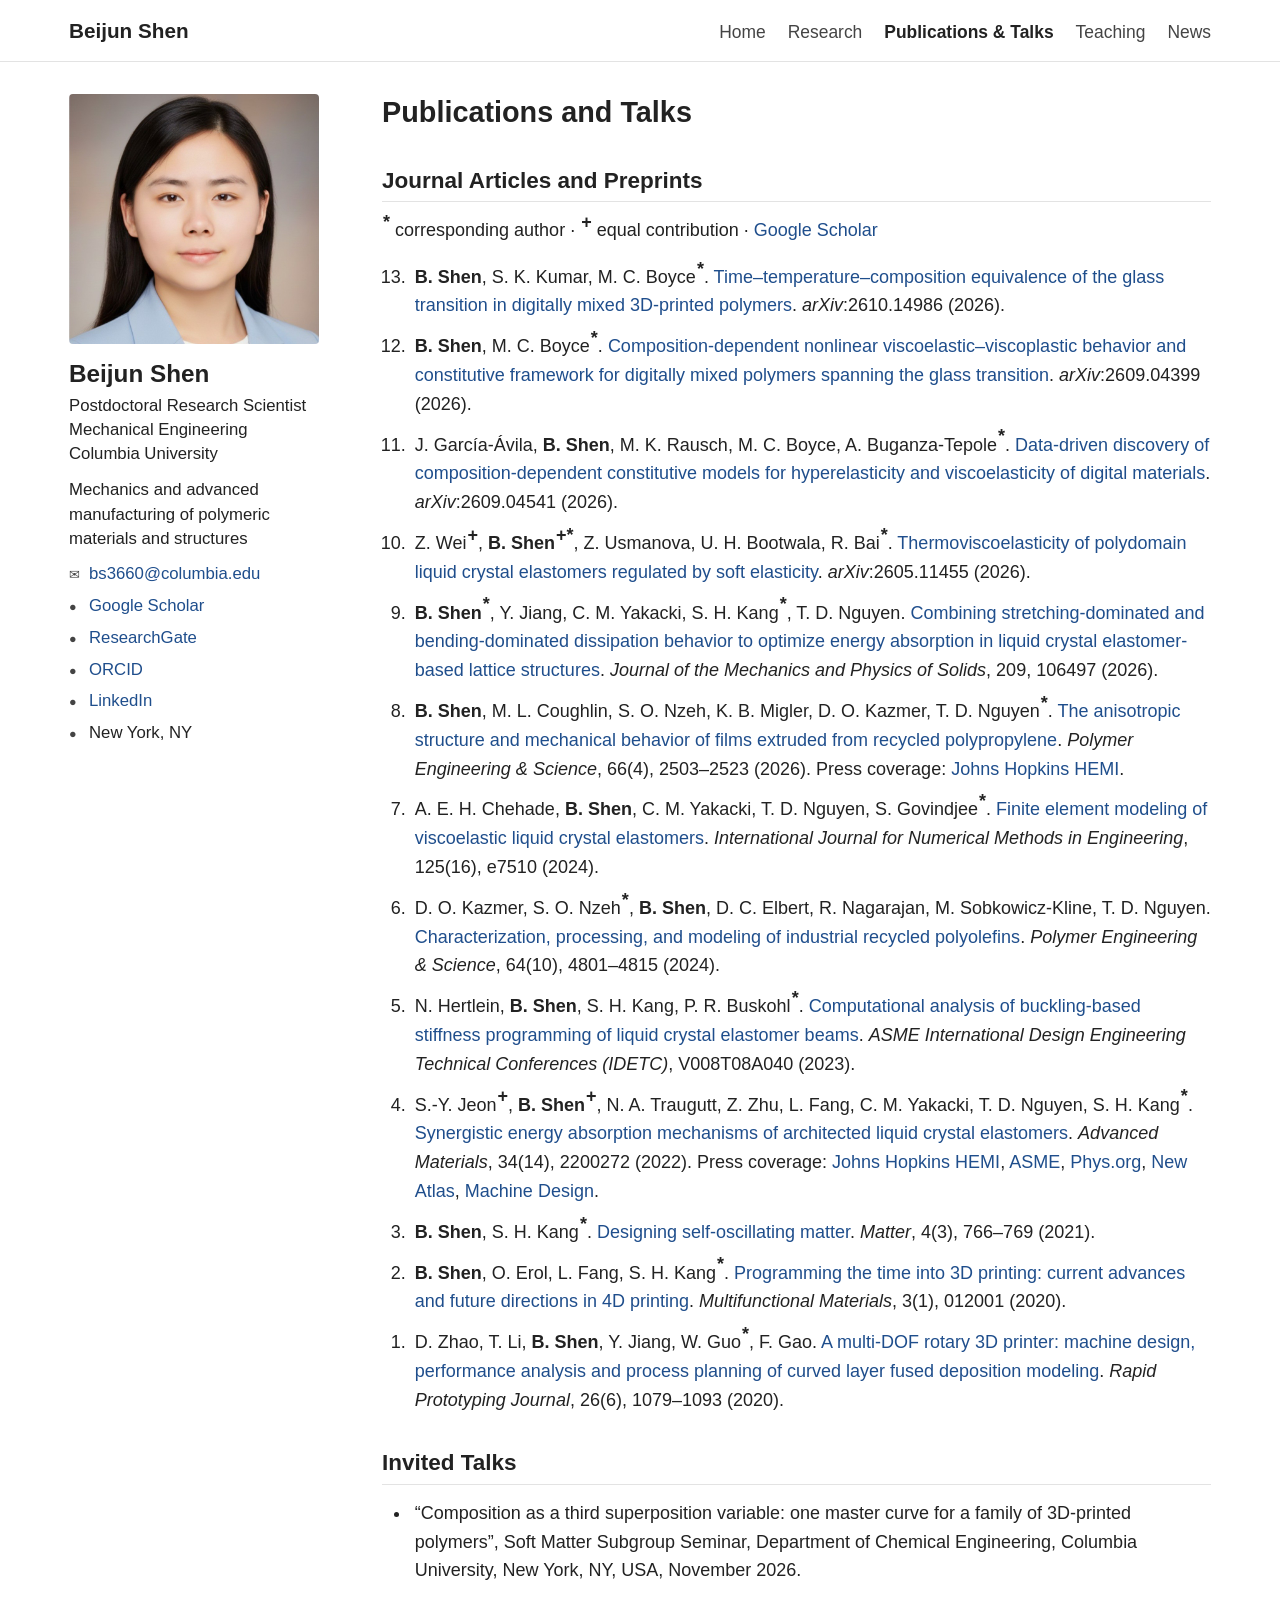
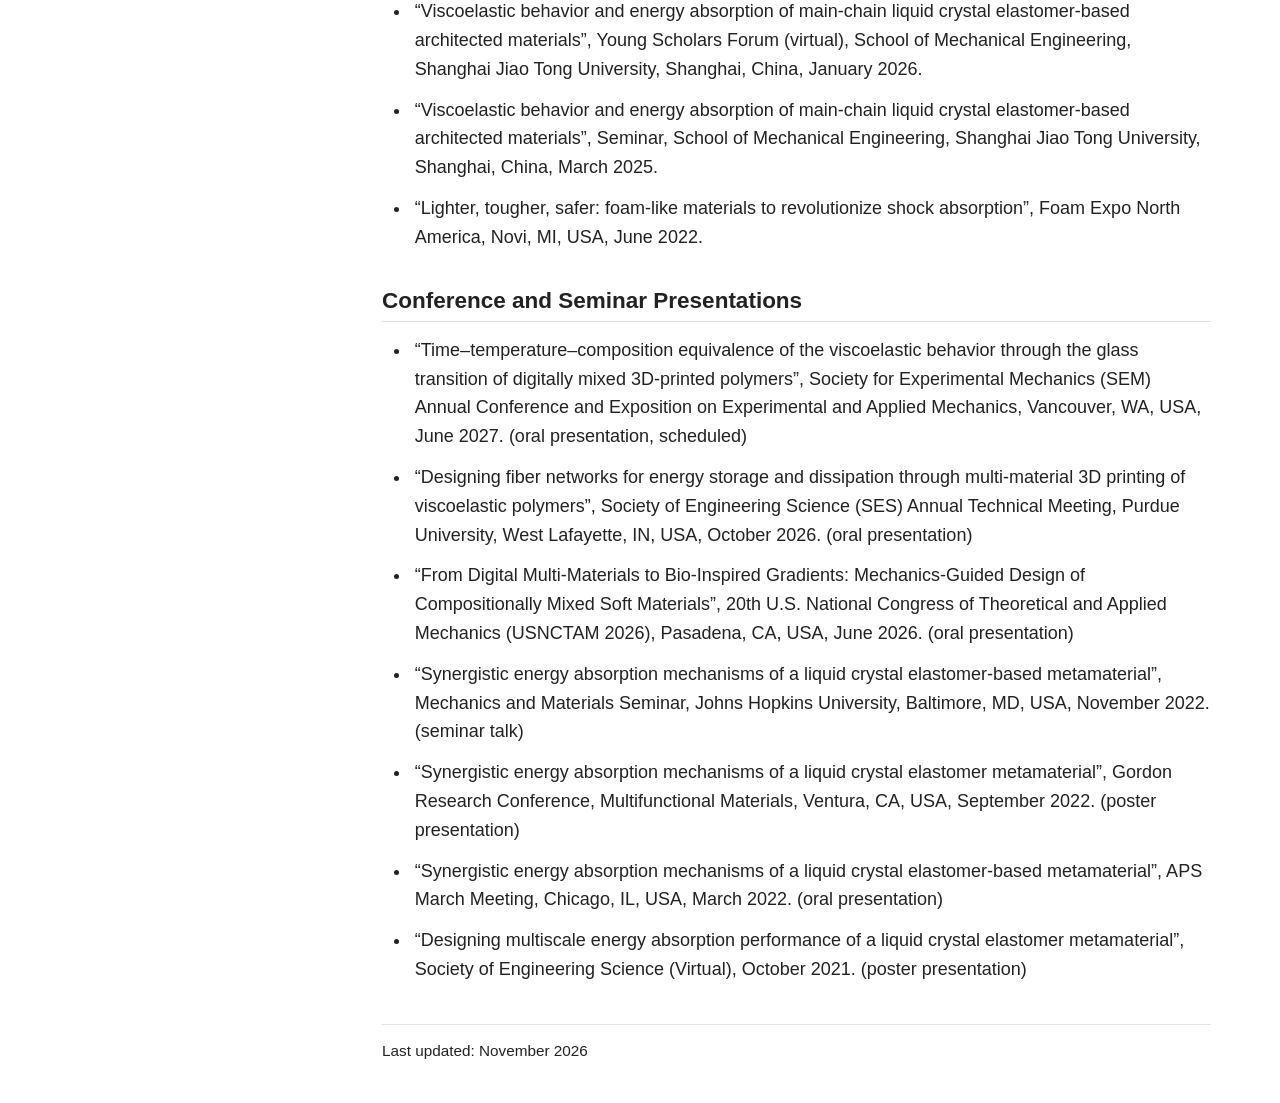
<file: publications.html>
<!DOCTYPE html>
<html lang="en">
<head>
    <meta charset="UTF-8">
    <meta name="viewport" content="width=device-width, initial-scale=1">
    <title>Publications and Talks | Beijun Shen</title>
    <meta name="description" content="Beijun Shen, Postdoctoral Research Scientist in Mechanical Engineering at Columbia University: mechanics of polymeric materials and structures, constitutive modeling, structural design, and advanced manufacturing.">
    <meta name="author" content="Beijun Shen">
    <link rel="icon" href="favicon.svg" type="image/svg+xml">
    <link rel="stylesheet" href="style.css?v=20261117b">
    <meta property="og:type" content="website">
    <meta property="og:title" content="Publications and Talks | Beijun Shen">
    <meta property="og:description" content="Beijun Shen, Postdoctoral Research Scientist in Mechanical Engineering at Columbia University: mechanics of polymeric materials and structures, constitutive modeling, structural design, and advanced manufacturing.">
    <meta property="og:image" content="https://beijunshen.github.io/images/photo.jpeg">
    <meta property="og:url" content="https://beijunshen.github.io/publications.html">
    <meta name="twitter:card" content="summary">
    <!-- Google tag (gtag.js) -->
<script async src="https://www.googletagmanager.com/gtag/js?id=G-M3H5852EJ4"></script>
<script>
  window.dataLayer = window.dataLayer || [];
  function gtag(){dataLayer.push(arguments);}
  gtag('js', new Date());
  gtag('config', 'G-M3H5852EJ4');
</script>
</head>
<body>

<header class="topbar">
    <div class="topbar-inner">
        <a class="brand" href="index.html">Beijun Shen</a>
        <nav class="menu">
            <a href="index.html">Home</a>
            <a href="research.html">Research</a>
            <a href="publications.html" class="active">Publications &amp; Talks</a>
            <a href="teaching.html">Teaching</a>
            <a href="news.html">News</a>
        </nav>
    </div>
</header>

<div class="layout">
<aside class="sidebar">
    <img src="images/photo.jpeg" alt="Beijun Shen" class="avatar">
    <div class="who">
        <div class="name">Beijun Shen</div>
        <div class="role">Postdoctoral Research Scientist<br>Mechanical Engineering<br>Columbia University</div>
    </div>
    <p class="tagline">Mechanics and advanced manufacturing of polymeric materials and structures</p>
    <ul class="contact">
        <li><span class="ico" aria-hidden="true">&#9993;</span><a href="mailto:bs3660@columbia.edu">bs3660@columbia.edu</a></li>
        <li><span class="ico" aria-hidden="true">&#9679;</span><a href="https://scholar.google.com/citations?user=DdyhCMUAAAAJ&amp;hl=en" target="_blank" rel="noopener noreferrer">Google Scholar</a></li>
        <li><span class="ico" aria-hidden="true">&#9679;</span><a href="https://www.researchgate.net/profile/Beijun-Shen-2/research" target="_blank" rel="noopener noreferrer">ResearchGate</a></li>
        <li><span class="ico" aria-hidden="true">&#9679;</span><a href="https://orcid.org/0009-0008-6985-1547" target="_blank" rel="noopener noreferrer">ORCID</a></li>
        <li><span class="ico" aria-hidden="true">&#9679;</span><a href="https://www.linkedin.com/in/beijun-shen-136708172/" target="_blank" rel="noopener noreferrer">LinkedIn</a></li>
        <li><span class="ico" aria-hidden="true">&#9679;</span>New York, NY</li>
    </ul>
</aside>

<main class="content">
<section>
<h1>Publications and Talks</h1>
</section>

<section>
<h2>Journal Articles and Preprints</h2>
<p class="legend"><sup>*</sup>&nbsp;corresponding author &middot; <sup>+</sup>&nbsp;equal contribution &middot; <a href="https://scholar.google.com/citations?user=DdyhCMUAAAAJ&amp;hl=en" target="_blank" rel="noopener noreferrer">Google Scholar</a></p>
<ol class="pubs" reversed>
    <li><strong>B. Shen</strong>, S. K. Kumar, M. C. Boyce<sup>*</sup>. <a href="https://doi.org/10.48550/arXiv.2610.14986" target="_blank" rel="noopener noreferrer">Time–temperature–composition equivalence of the glass transition in digitally mixed 3D-printed polymers</a>. <i>arXiv</i>:2610.14986 (2026).</li>
    <li><strong>B. Shen</strong>, M. C. Boyce<sup>*</sup>. <a href="https://doi.org/10.48550/arXiv.2609.04399" target="_blank" rel="noopener noreferrer">Composition-dependent nonlinear viscoelastic–viscoplastic behavior and constitutive framework for digitally mixed polymers spanning the glass transition</a>. <i>arXiv</i>:2609.04399 (2026).</li>
    <li>J. García-Ávila, <strong>B. Shen</strong>, M. K. Rausch, M. C. Boyce, A. Buganza-Tepole<sup>*</sup>. <a href="https://doi.org/10.48550/arXiv.2609.04541" target="_blank" rel="noopener noreferrer">Data-driven discovery of composition-dependent constitutive models for hyperelasticity and viscoelasticity of digital materials</a>. <i>arXiv</i>:2609.04541 (2026).</li>
    <li>Z. Wei<sup>+</sup>, <strong>B. Shen</strong><sup>+*</sup>, Z. Usmanova, U. H. Bootwala, R. Bai<sup>*</sup>. <a href="https://doi.org/10.48550/arXiv.2605.11455" target="_blank" rel="noopener noreferrer">Thermoviscoelasticity of polydomain liquid crystal elastomers regulated by soft elasticity</a>. <i>arXiv</i>:2605.11455 (2026).</li>
    <li><strong>B. Shen</strong><sup>*</sup>, Y. Jiang, C. M. Yakacki, S. H. Kang<sup>*</sup>, T. D. Nguyen. <a href="https://doi.org/10.1016/j.jmps.2025.106497" target="_blank" rel="noopener noreferrer">Combining stretching-dominated and bending-dominated dissipation behavior to optimize energy absorption in liquid crystal elastomer-based lattice structures</a>. <i>Journal of the Mechanics and Physics of Solids</i>, 209, 106497 (2026).</li>
    <li><strong>B. Shen</strong>, M. L. Coughlin, S. O. Nzeh, K. B. Migler, D. O. Kazmer, T. D. Nguyen<sup>*</sup>. <a href="https://doi.org/10.1002/pen.70353" target="_blank" rel="noopener noreferrer">The anisotropic structure and mechanical behavior of films extruded from recycled polypropylene</a>. <i>Polymer Engineering &amp; Science</i>, 66(4), 2503–2523 (2026). Press coverage: <a href="https://hemi.jhu.edu/news/team-examines-dirty-truth-behind-recycling-plastics/" target="_blank" rel="noopener noreferrer">Johns Hopkins HEMI</a>.</li>
    <li>A. E. H. Chehade, <strong>B. Shen</strong>, C. M. Yakacki, T. D. Nguyen, S. Govindjee<sup>*</sup>. <a href="https://doi.org/10.1002/nme.7510" target="_blank" rel="noopener noreferrer">Finite element modeling of viscoelastic liquid crystal elastomers</a>. <i>International Journal for Numerical Methods in Engineering</i>, 125(16), e7510 (2024).</li>
    <li>D. O. Kazmer, S. O. Nzeh<sup>*</sup>, <strong>B. Shen</strong>, D. C. Elbert, R. Nagarajan, M. Sobkowicz-Kline, T. D. Nguyen. <a href="https://doi.org/10.1002/pen.26882" target="_blank" rel="noopener noreferrer">Characterization, processing, and modeling of industrial recycled polyolefins</a>. <i>Polymer Engineering &amp; Science</i>, 64(10), 4801–4815 (2024).</li>
    <li>N. Hertlein, <strong>B. Shen</strong>, S. H. Kang, P. R. Buskohl<sup>*</sup>. <a href="https://doi.org/10.1115/DETC2023-116617" target="_blank" rel="noopener noreferrer">Computational analysis of buckling-based stiffness programming of liquid crystal elastomer beams</a>. <i>ASME International Design Engineering Technical Conferences (IDETC)</i>, V008T08A040 (2023).</li>
    <li>S.-Y. Jeon<sup>+</sup>, <strong>B. Shen</strong><sup>+</sup>, N. A. Traugutt, Z. Zhu, L. Fang, C. M. Yakacki, T. D. Nguyen, S. H. Kang<sup>*</sup>. <a href="https://doi.org/10.1002/adma.202200272" target="_blank" rel="noopener noreferrer">Synergistic energy absorption mechanisms of architected liquid crystal elastomers</a>. <i>Advanced Materials</i>, 34(14), 2200272 (2022). Press coverage: <a href="https://hemi.jhu.edu/news/hemi-researchers-create-lightweight-material-to-improve-military-armor-automobile-and-aerospace-parts/" target="_blank" rel="noopener noreferrer">Johns Hopkins HEMI</a>, <a href="https://www.asme.org/topics-resources/content/shock-absorbing-metamaterial-holds-promise-for-impact-protection" target="_blank" rel="noopener noreferrer">ASME</a>, <a href="https://phys.org/news/2022-03-shock-absorbing-material-stronger-lighter-safer.html" target="_blank" rel="noopener noreferrer">Phys.org</a>, <a href="https://newatlas.com/materials/liquid-crystal-elastomer-impact-energy-absorb/" target="_blank" rel="noopener noreferrer">New Atlas</a>, <a href="https://www.machinedesign.com/materials/article/21236462/new-foam-material-offers-safety-and-comfort" target="_blank" rel="noopener noreferrer">Machine Design</a>.</li>
    <li><strong>B. Shen</strong>, S. H. Kang<sup>*</sup>. <a href="https://doi.org/10.1016/j.matt.2021.02.011" target="_blank" rel="noopener noreferrer">Designing self-oscillating matter</a>. <i>Matter</i>, 4(3), 766–769 (2021).</li>
    <li><strong>B. Shen</strong>, O. Erol, L. Fang, S. H. Kang<sup>*</sup>. <a href="https://iopscience.iop.org/article/10.1088/2399-7532/ab54ea/meta" target="_blank" rel="noopener noreferrer">Programming the time into 3D printing: current advances and future directions in 4D printing</a>. <i>Multifunctional Materials</i>, 3(1), 012001 (2020).</li>
    <li>D. Zhao, T. Li, <strong>B. Shen</strong>, Y. Jiang, W. Guo<sup>*</sup>, F. Gao. <a href="https://doi.org/10.1108/RPJ-06-2019-0160" target="_blank" rel="noopener noreferrer">A multi-DOF rotary 3D printer: machine design, performance analysis and process planning of curved layer fused deposition modeling</a>. <i>Rapid Prototyping Journal</i>, 26(6), 1079–1093 (2020).</li>
</ol>
</section>

<section>
<h2>Invited Talks</h2>
<ul class="pubs">
    <li>&ldquo;Composition as a third superposition variable: one master curve for a family of 3D-printed polymers&rdquo;, Soft Matter Subgroup Seminar, Department of Chemical Engineering, Columbia University, New York, NY, USA, November 2026.</li>
    <li>&ldquo;Viscoelastic behavior and energy absorption of main-chain liquid crystal elastomer-based architected materials&rdquo;, Young Scholars Forum (virtual), School of Mechanical Engineering, Shanghai Jiao Tong University, Shanghai, China, January 2026.</li>
    <li>&ldquo;Viscoelastic behavior and energy absorption of main-chain liquid crystal elastomer-based architected materials&rdquo;, Seminar, School of Mechanical Engineering, Shanghai Jiao Tong University, Shanghai, China, March 2025.</li>
    <li>&ldquo;Lighter, tougher, safer: foam-like materials to revolutionize shock absorption&rdquo;, Foam Expo North America, Novi, MI, USA, June 2022.</li>
</ul>
</section>

<section>
<h2>Conference and Seminar Presentations</h2>
<ul class="pubs">
    <li>“Time–temperature–composition equivalence of the viscoelastic behavior through the glass transition of digitally mixed 3D-printed polymers”, Society for Experimental Mechanics (SEM) Annual Conference and Exposition on Experimental and Applied Mechanics, Vancouver, WA, USA, June 2027. <span class="note">(oral presentation, scheduled)</span></li>
    <li>“Designing fiber networks for energy storage and dissipation through multi-material 3D printing of viscoelastic polymers”, Society of Engineering Science (SES) Annual Technical Meeting, Purdue University, West Lafayette, IN, USA, October 2026. <span class="note">(oral presentation)</span></li>
    <li>“From Digital Multi-Materials to Bio-Inspired Gradients: Mechanics-Guided Design of Compositionally Mixed Soft Materials”, 20th U.S. National Congress of Theoretical and Applied Mechanics (USNCTAM 2026), Pasadena, CA, USA, June 2026. <span class="note">(oral presentation)</span></li>
    <li>&ldquo;Synergistic energy absorption mechanisms of a liquid crystal elastomer-based metamaterial&rdquo;, Mechanics and Materials Seminar, Johns Hopkins University, Baltimore, MD, USA, November 2022. <span class="note">(seminar talk)</span></li>
    <li>“Synergistic energy absorption mechanisms of a liquid crystal elastomer metamaterial”, Gordon Research Conference, Multifunctional Materials, Ventura, CA, USA, September 2022. <span class="note">(poster presentation)</span></li>
    <li>“Synergistic energy absorption mechanisms of a liquid crystal elastomer-based metamaterial”, APS March Meeting, Chicago, IL, USA, March 2022. <span class="note">(oral presentation)</span></li>
    <li>“Designing multiscale energy absorption performance of a liquid crystal elastomer metamaterial”, Society of Engineering Science (Virtual), October 2021. <span class="note">(poster presentation)</span></li>
</ul>
</section>

<footer class="footer">Last updated: November 2026</footer>
</main>
</div>

<div class="lightbox" id="lightbox" hidden><img alt=""><span class="lb-close" aria-hidden="true">&times;</span></div>
<script>
(function () {
  var lb = document.getElementById('lightbox'), img = lb.querySelector('img');
  document.querySelectorAll('.content figure img').forEach(function (el) {
    el.classList.add('zoomable');
    el.addEventListener('click', function () { img.src = el.src; img.alt = el.alt; lb.hidden = false; });
  });
  lb.addEventListener('click', function () { lb.hidden = true; });
  document.addEventListener('keydown', function (e) { if (e.key === 'Escape') lb.hidden = true; });
})();
</script>

</body>
</html>
</file>
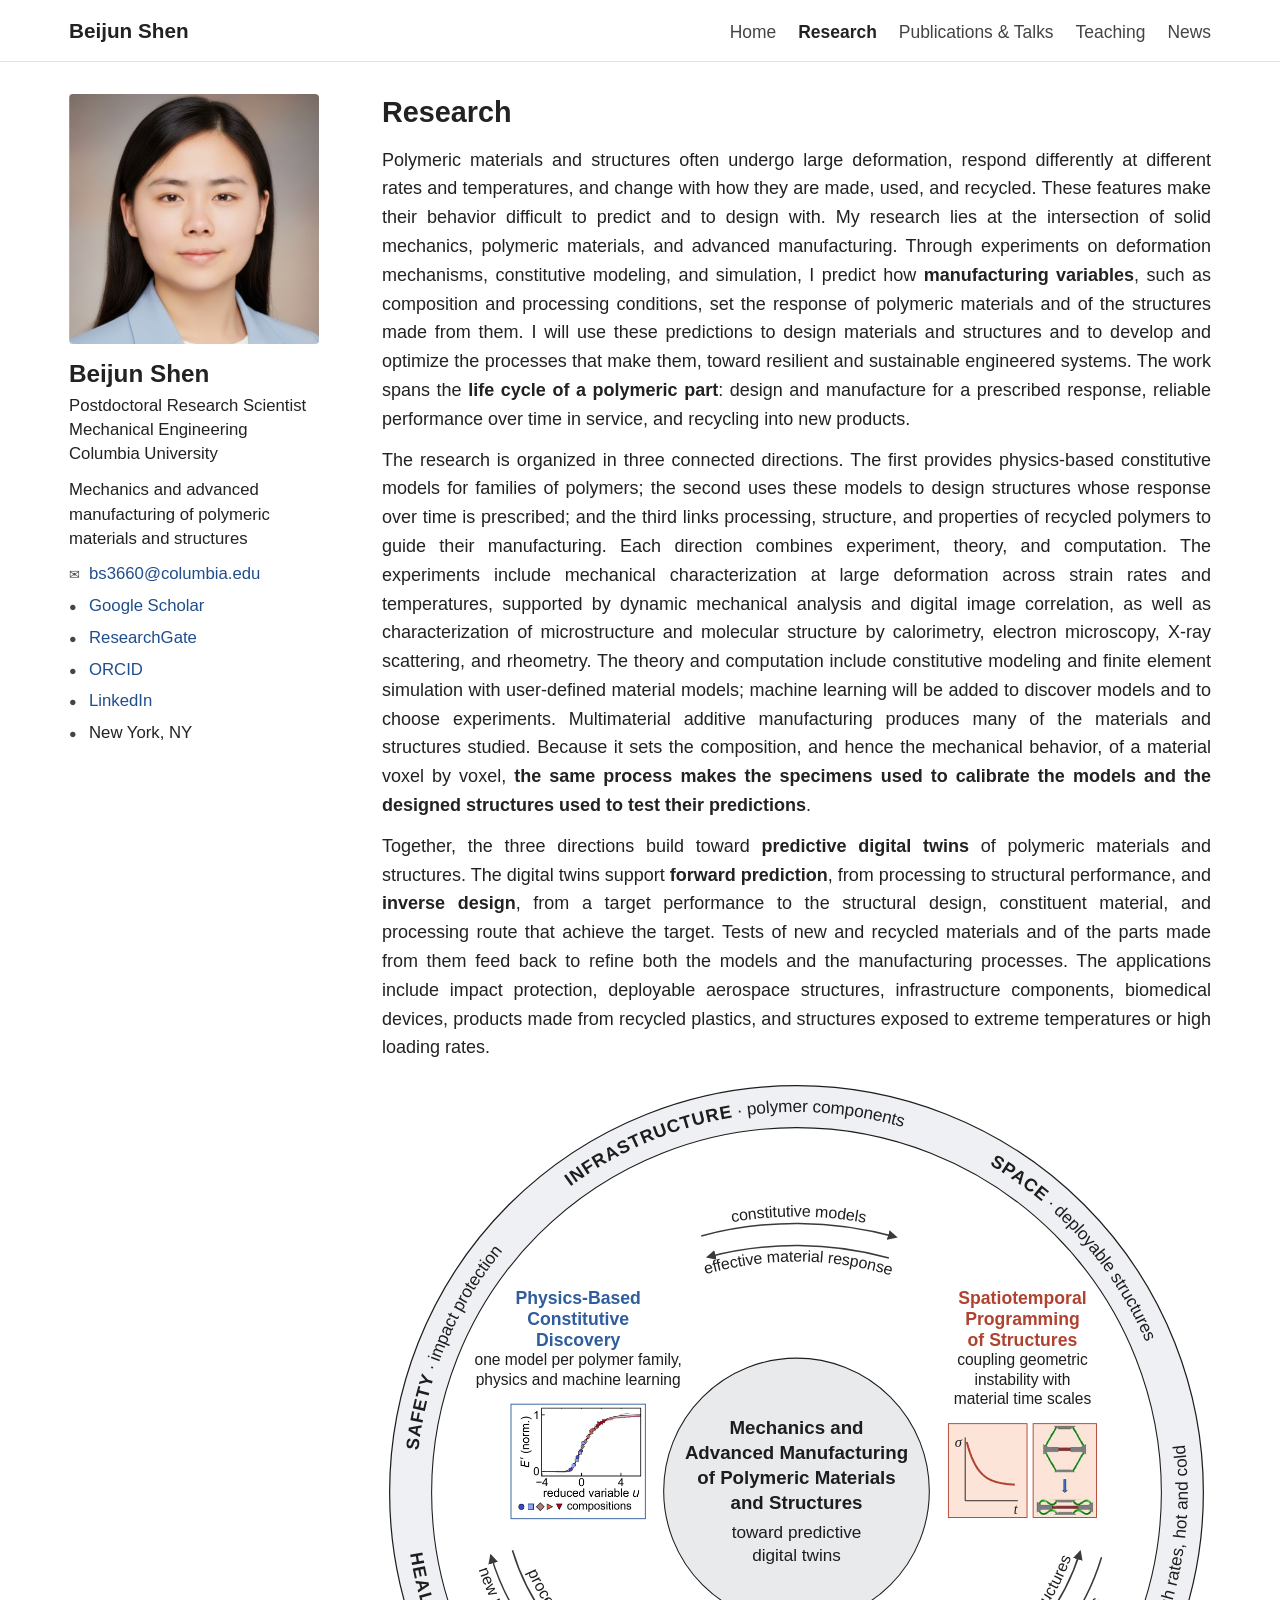
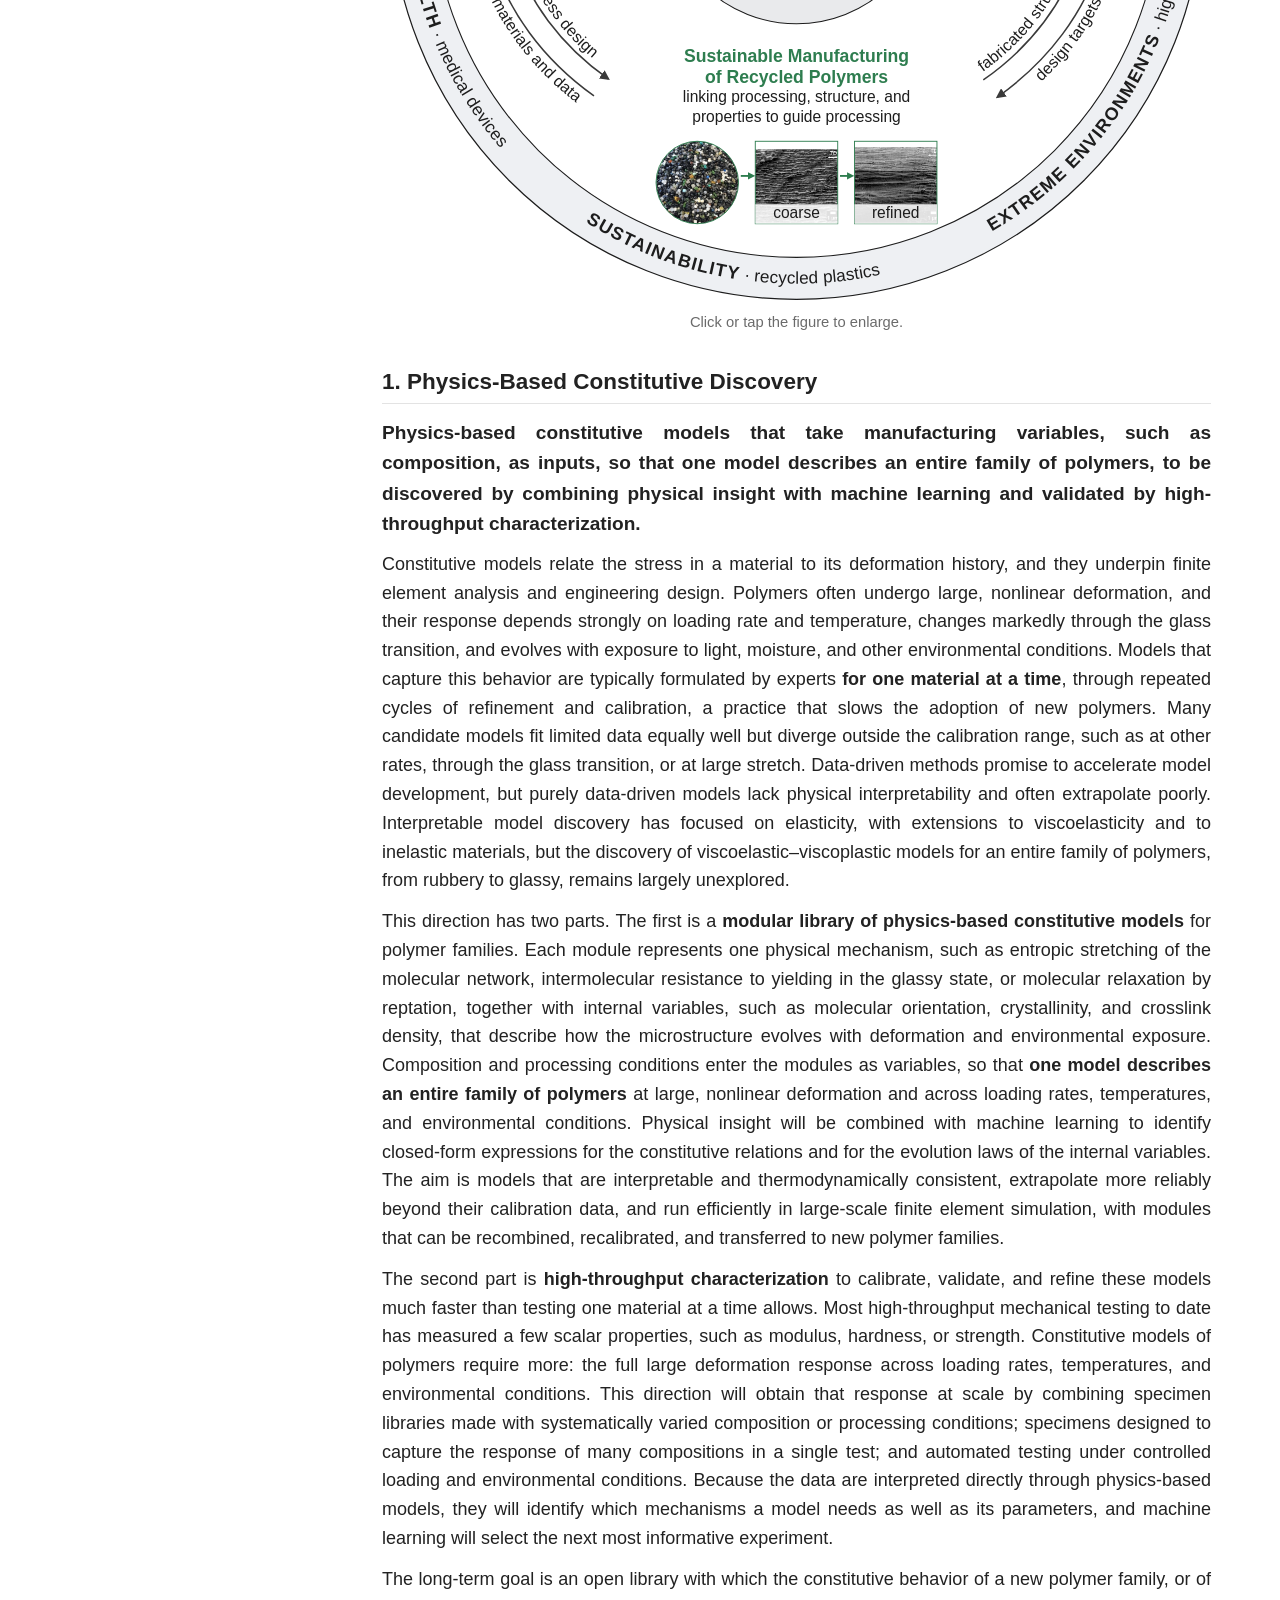
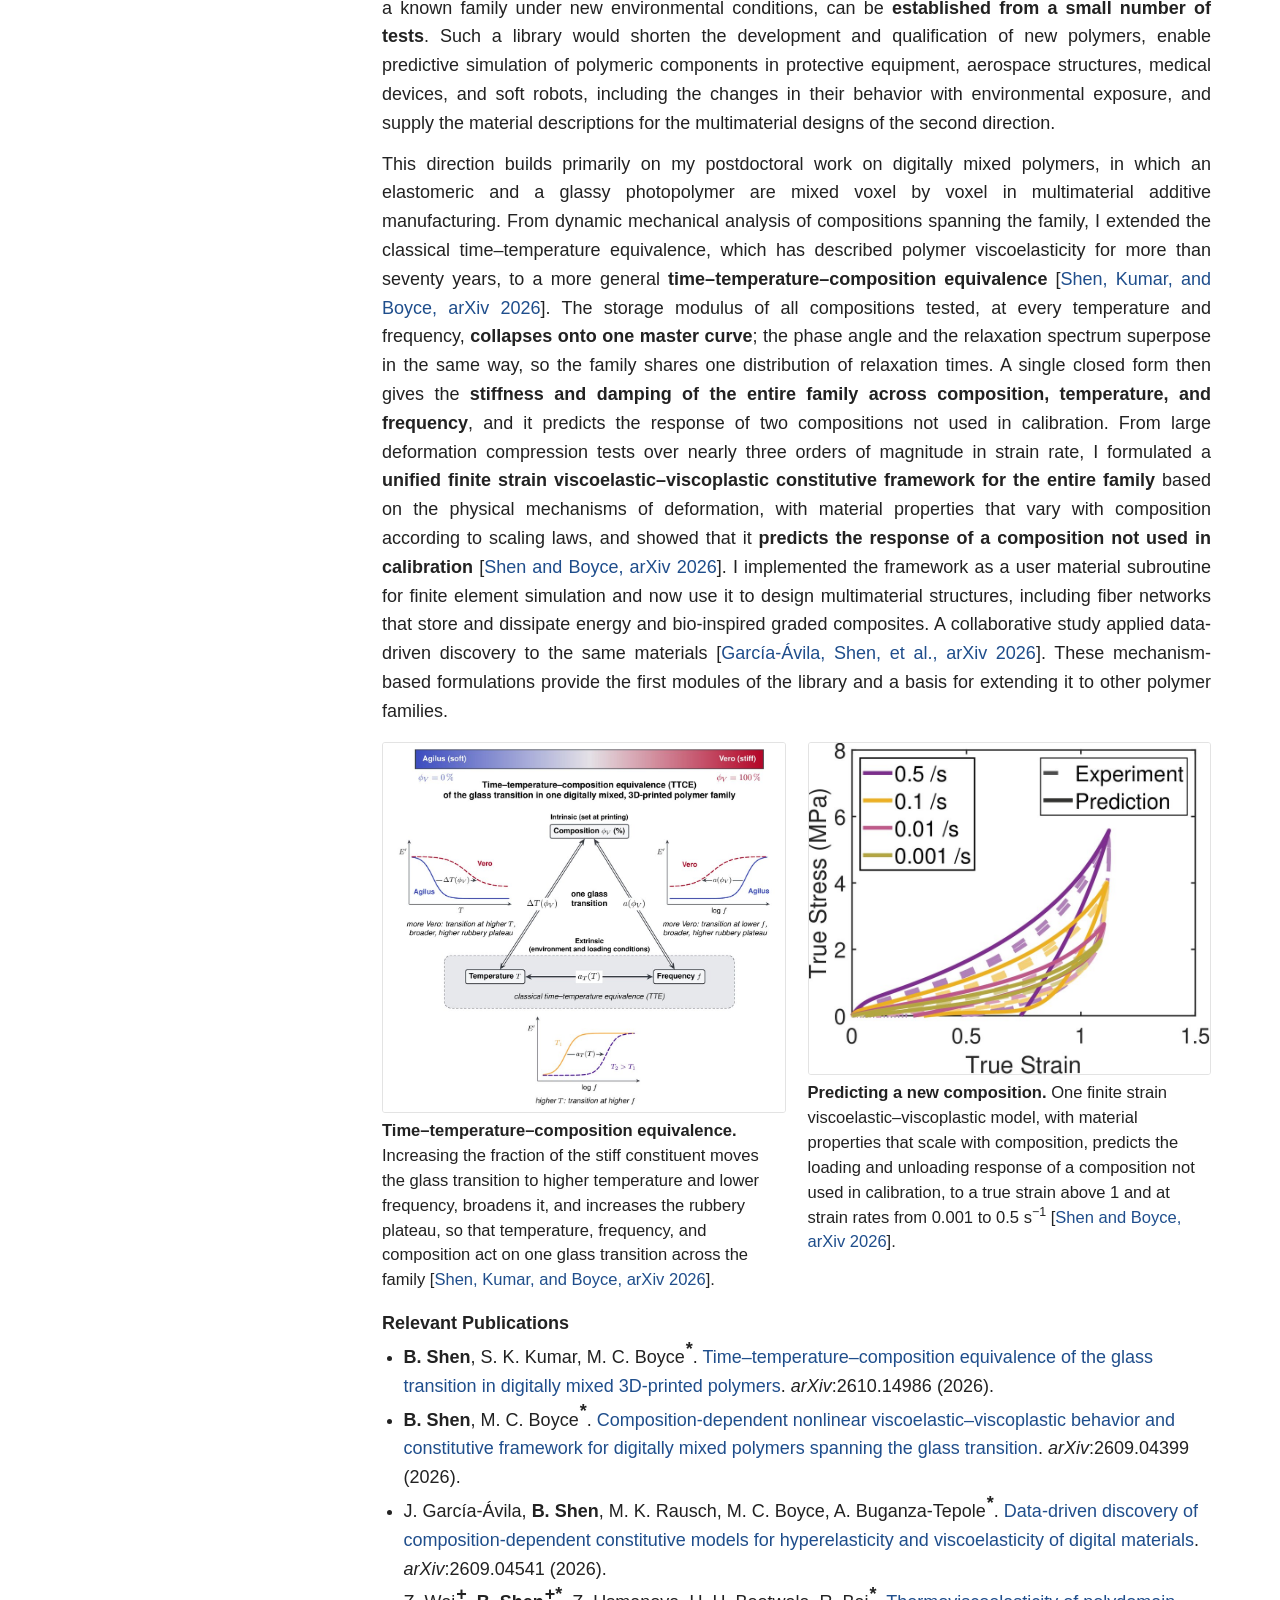
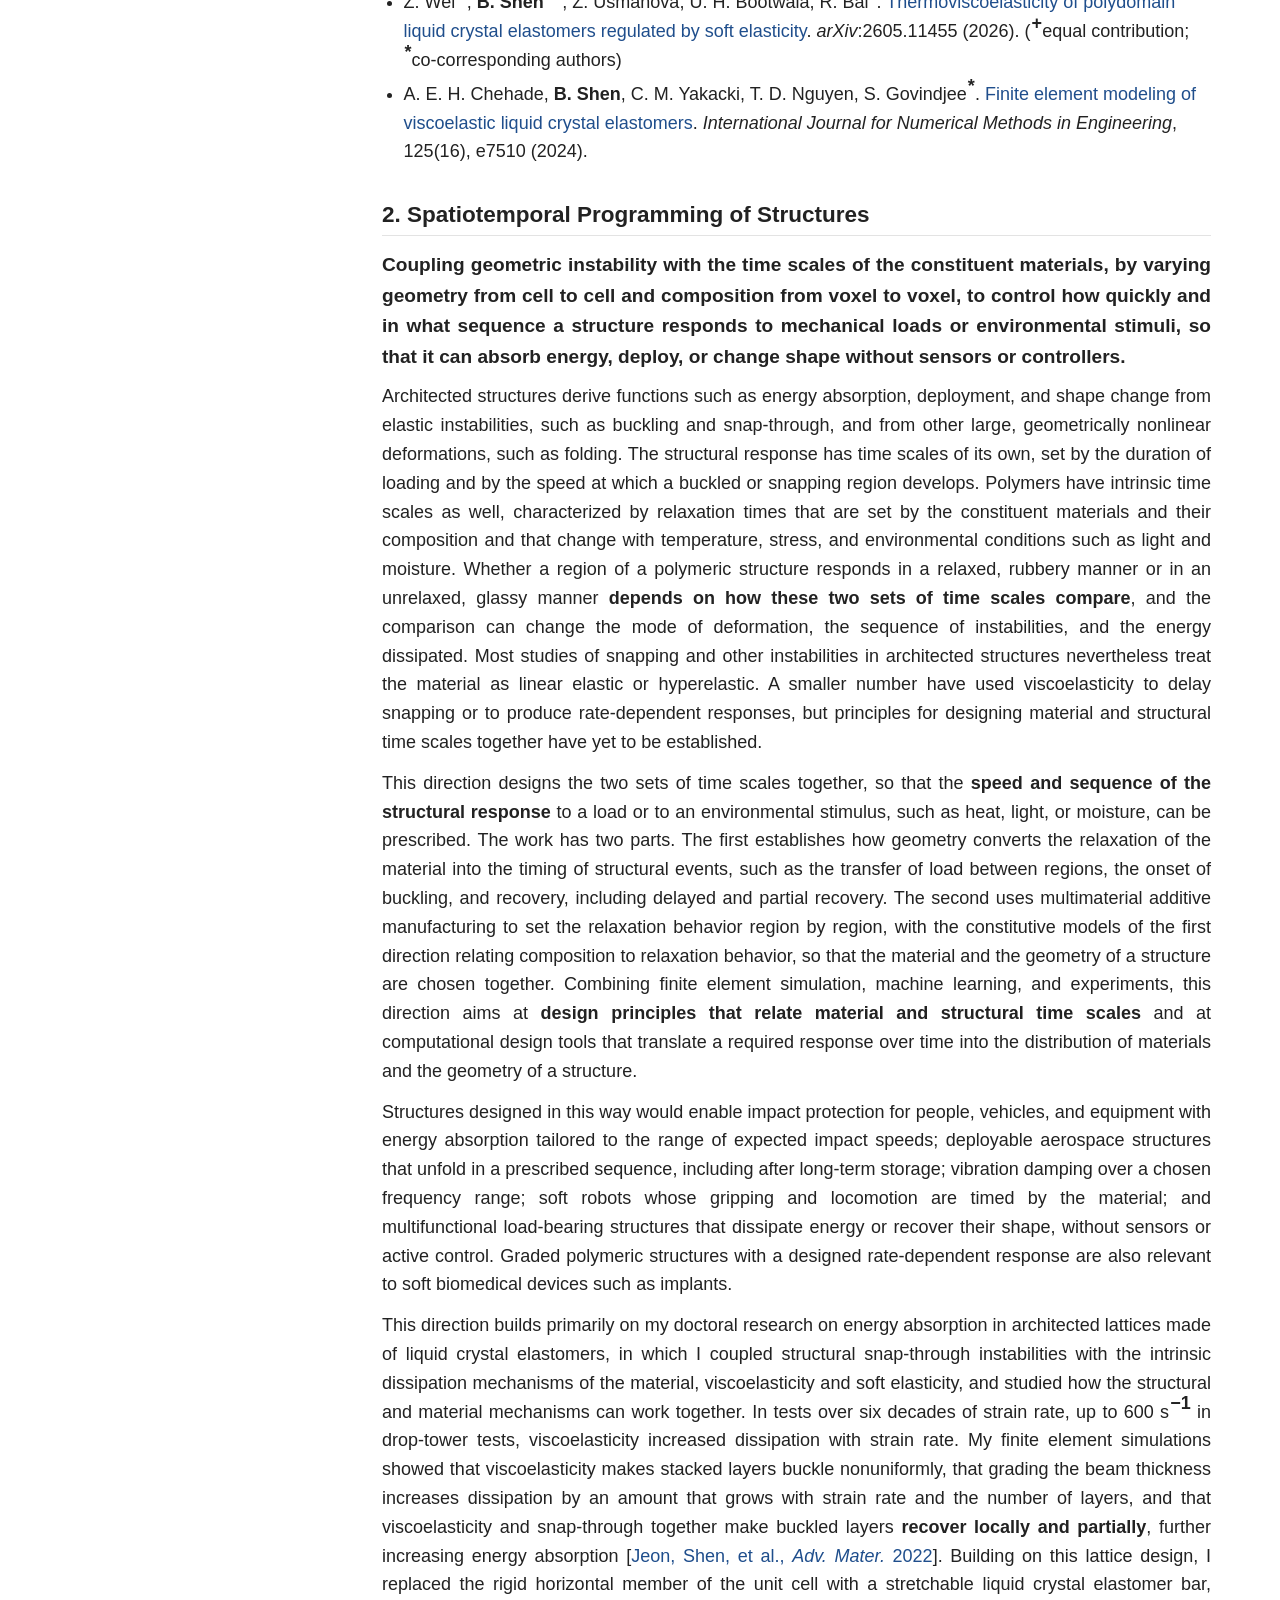
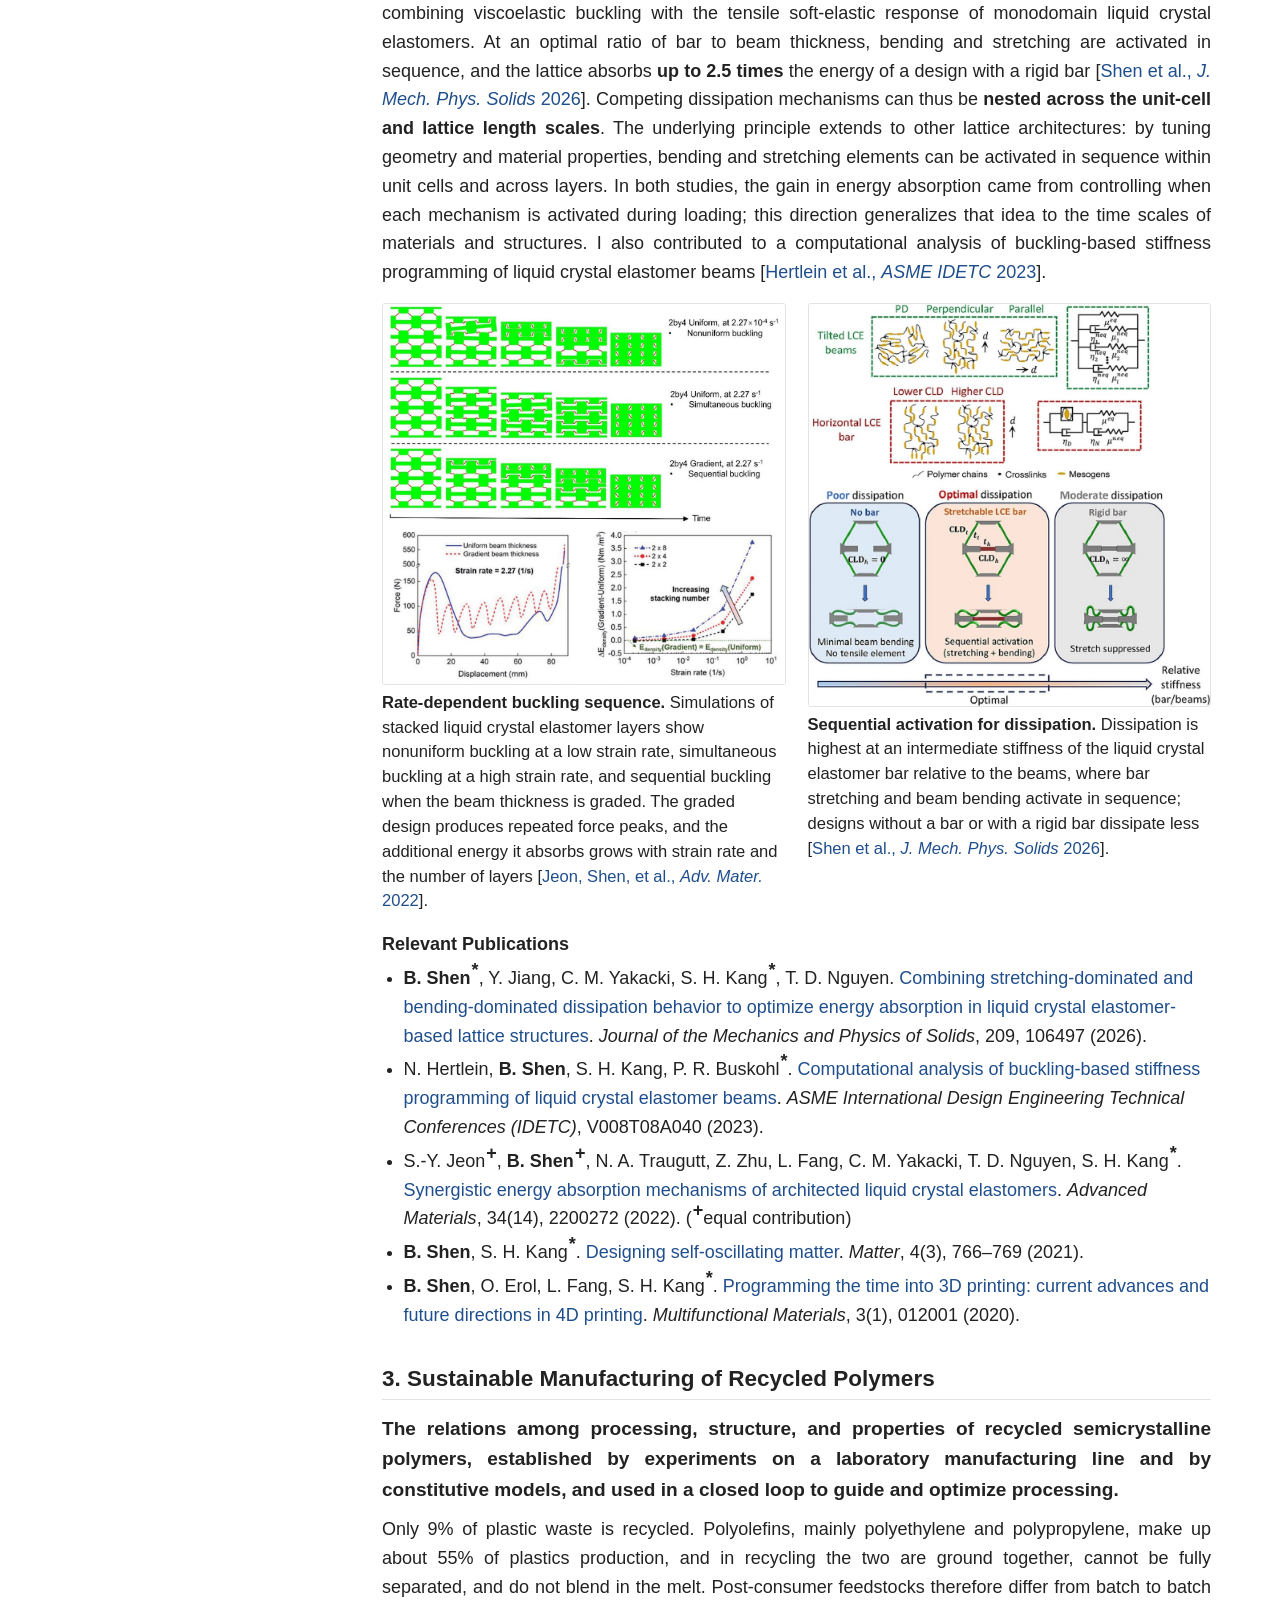
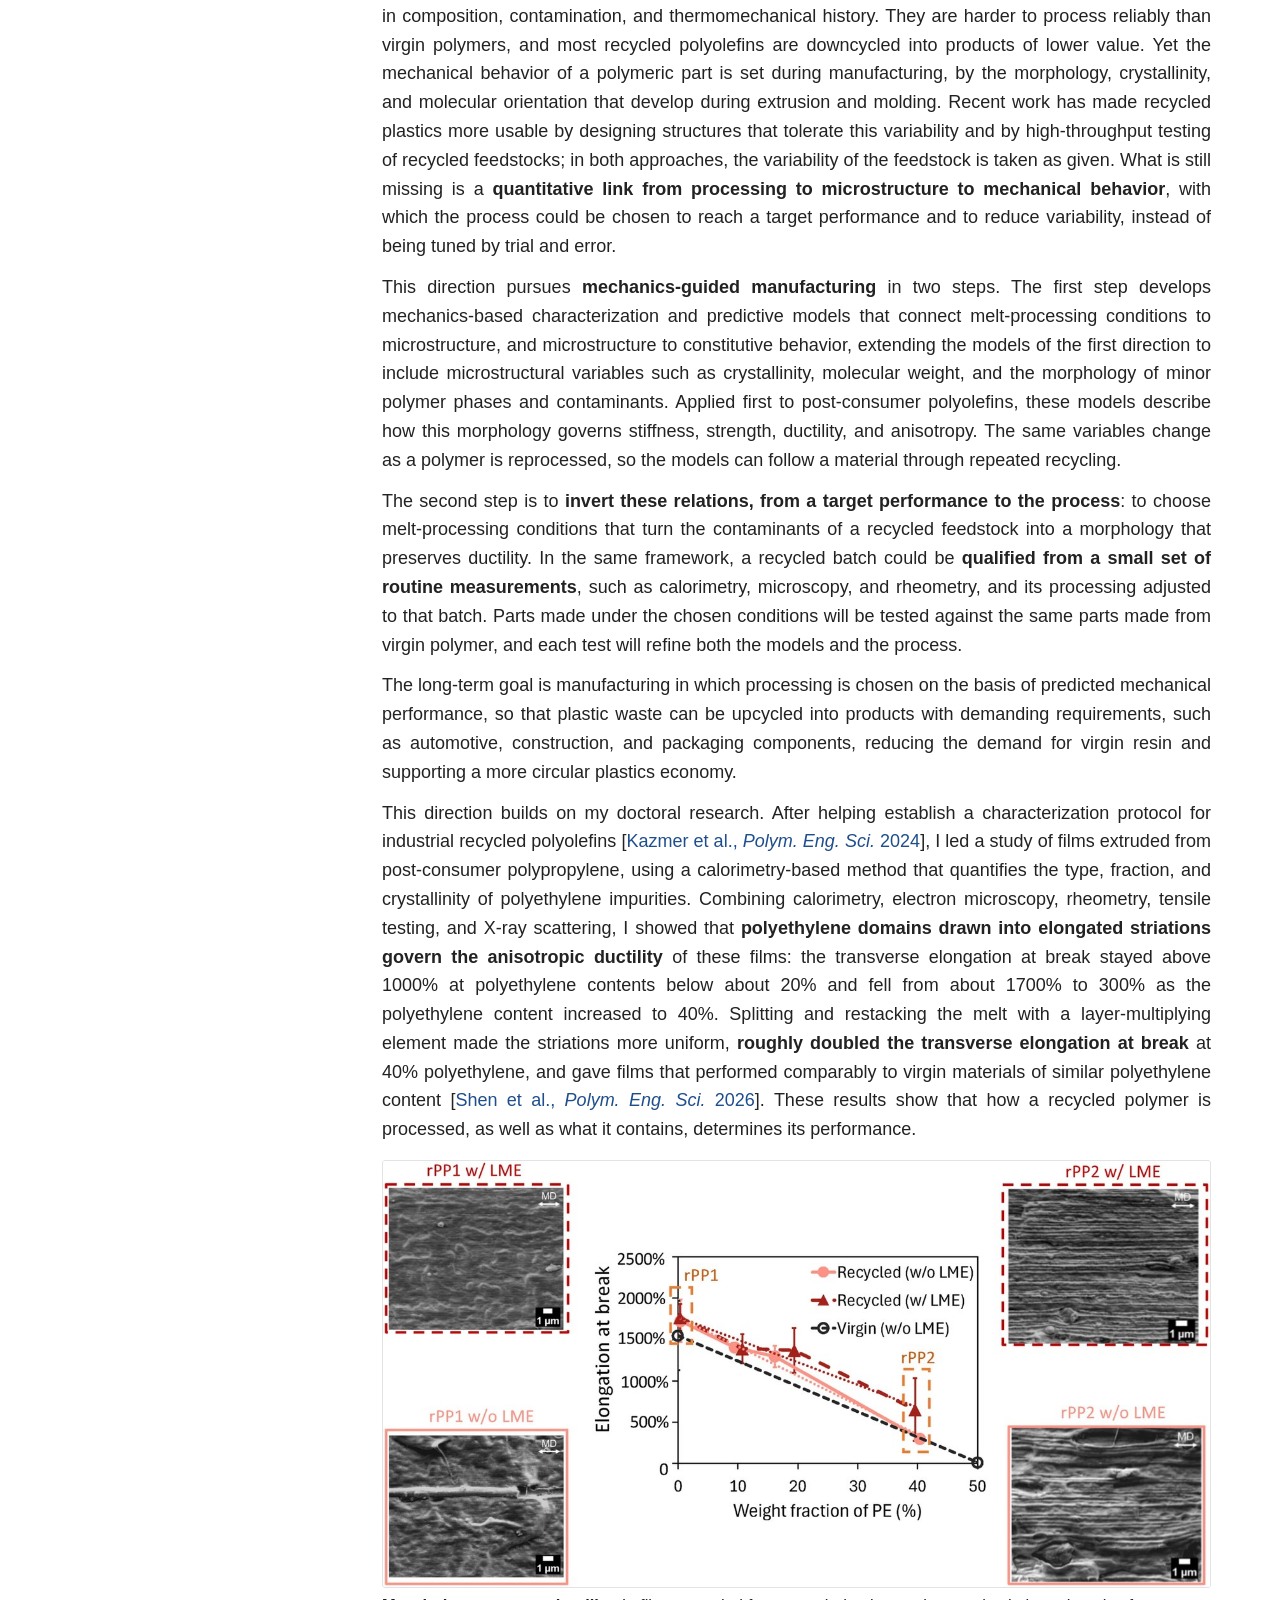
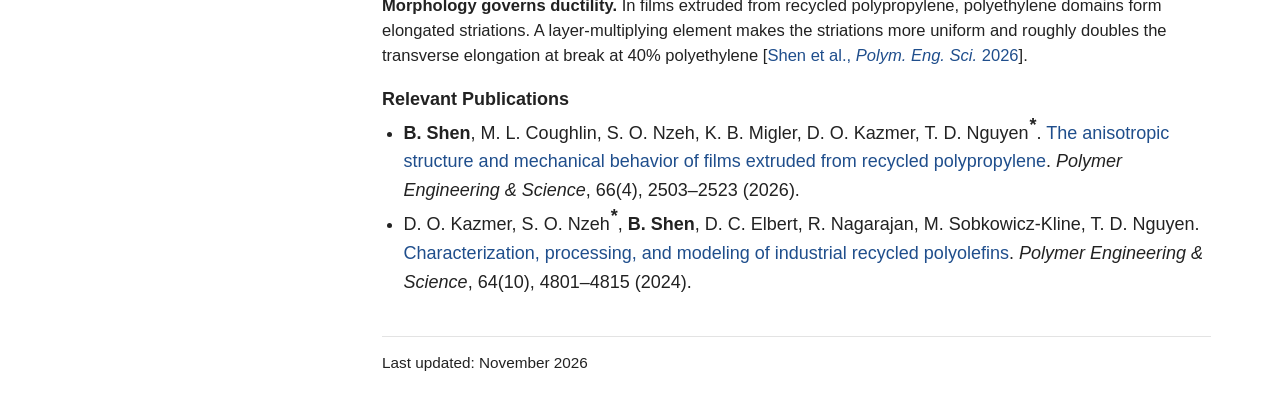
<file: research.html>
<!DOCTYPE html>
<html lang="en">
<head>
    <meta charset="UTF-8">
    <meta name="viewport" content="width=device-width, initial-scale=1">
    <title>Research | Beijun Shen</title>
    <meta name="description" content="Beijun Shen, Postdoctoral Research Scientist in Mechanical Engineering at Columbia University: mechanics of polymeric materials and structures, constitutive modeling, structural design, and advanced manufacturing.">
    <meta name="author" content="Beijun Shen">
    <link rel="icon" href="favicon.svg" type="image/svg+xml">
    <link rel="stylesheet" href="style.css?v=20261117b">
    <meta property="og:type" content="website">
    <meta property="og:title" content="Research | Beijun Shen">
    <meta property="og:description" content="Beijun Shen, Postdoctoral Research Scientist in Mechanical Engineering at Columbia University: mechanics of polymeric materials and structures, constitutive modeling, structural design, and advanced manufacturing.">
    <meta property="og:image" content="https://beijunshen.github.io/images/photo.jpeg">
    <meta property="og:url" content="https://beijunshen.github.io/research.html">
    <meta name="twitter:card" content="summary">
    <!-- Google tag (gtag.js) -->
<script async src="https://www.googletagmanager.com/gtag/js?id=G-M3H5852EJ4"></script>
<script>
  window.dataLayer = window.dataLayer || [];
  function gtag(){dataLayer.push(arguments);}
  gtag('js', new Date());
  gtag('config', 'G-M3H5852EJ4');
</script>
</head>
<body>

<header class="topbar">
    <div class="topbar-inner">
        <a class="brand" href="index.html">Beijun Shen</a>
        <nav class="menu">
            <a href="index.html">Home</a>
            <a href="research.html" class="active">Research</a>
            <a href="publications.html">Publications &amp; Talks</a>
            <a href="teaching.html">Teaching</a>
            <a href="news.html">News</a>
        </nav>
    </div>
</header>

<div class="layout">
<aside class="sidebar">
    <img src="images/photo.jpeg" alt="Beijun Shen" class="avatar">
    <div class="who">
        <div class="name">Beijun Shen</div>
        <div class="role">Postdoctoral Research Scientist<br>Mechanical Engineering<br>Columbia University</div>
    </div>
    <p class="tagline">Mechanics and advanced manufacturing of polymeric materials and structures</p>
    <ul class="contact">
        <li><span class="ico" aria-hidden="true">&#9993;</span><a href="mailto:bs3660@columbia.edu">bs3660@columbia.edu</a></li>
        <li><span class="ico" aria-hidden="true">&#9679;</span><a href="https://scholar.google.com/citations?user=DdyhCMUAAAAJ&amp;hl=en" target="_blank" rel="noopener noreferrer">Google Scholar</a></li>
        <li><span class="ico" aria-hidden="true">&#9679;</span><a href="https://www.researchgate.net/profile/Beijun-Shen-2/research" target="_blank" rel="noopener noreferrer">ResearchGate</a></li>
        <li><span class="ico" aria-hidden="true">&#9679;</span><a href="https://orcid.org/0009-0008-6985-1547" target="_blank" rel="noopener noreferrer">ORCID</a></li>
        <li><span class="ico" aria-hidden="true">&#9679;</span><a href="https://www.linkedin.com/in/beijun-shen-136708172/" target="_blank" rel="noopener noreferrer">LinkedIn</a></li>
        <li><span class="ico" aria-hidden="true">&#9679;</span>New York, NY</li>
    </ul>
</aside>

<main class="content">
<section>
<h1>Research</h1>
<p>
Polymeric materials and structures often undergo large deformation, respond differently at different rates and
temperatures, and change with how they are made, used, and recycled. These features make their behavior difficult to
predict and to design with. My research lies at the intersection of solid
mechanics, polymeric materials, and advanced manufacturing. Through experiments on deformation mechanisms, constitutive modeling, and simulation, I predict how <strong>manufacturing variables</strong>, such as composition and processing conditions, set the response of polymeric materials and of the structures made from them. I will use these predictions to design materials and structures and to develop and optimize the processes that make them, toward resilient and sustainable engineered systems. The work
spans the <strong>life cycle of a polymeric part</strong>: design and manufacture for a prescribed response, reliable
performance over time in service, and recycling into new products.
</p>
<p>
The research is organized in three connected directions. The first provides physics-based constitutive models for
families of polymers; the second uses these models to design structures whose response over time is prescribed; and the
third links processing, structure, and properties of recycled polymers to guide their manufacturing. Each direction combines experiment, theory, and computation. The experiments
include mechanical characterization at large deformation across strain rates and temperatures, supported by dynamic
mechanical analysis and digital image correlation, as well as characterization of microstructure and molecular structure
by calorimetry, electron microscopy, X-ray scattering, and rheometry. The theory and computation include constitutive modeling and finite element simulation with user-defined material models; machine learning will be added to discover models and to choose experiments. Multimaterial additive manufacturing produces many
of the materials and structures studied. Because it sets the composition, and hence the mechanical behavior, of a material voxel by voxel, <strong>the same process makes the specimens used to calibrate the models and the designed structures used to test
their predictions</strong>.
</p>
<p>
Together, the three directions build toward <strong>predictive digital twins</strong> of polymeric materials and structures. The digital twins support <strong>forward prediction</strong>, from processing to structural performance, and <strong>inverse
design</strong>, from a target performance to the structural design, constituent material, and processing route that
achieve the target. Tests of new and recycled materials and of the parts made from them feed back to refine both the models and the manufacturing processes. The applications include impact protection, deployable aerospace structures, infrastructure components,
biomedical devices, products made from recycled plastics, and structures exposed to extreme temperatures or high loading rates.
</p>
<figure class="concept-fig">
<svg class="concept" viewBox="0 0 1086 1086" xmlns="http://www.w3.org/2000/svg" role="img" aria-label="Research overview. Core: mechanics and advanced manufacturing of polymeric materials and structures, toward predictive digital twins. Three connected directions: physics-based constitutive discovery, shown by the storage modulus of five compositions collapsing onto one master curve; spatiotemporal programming of structures, coupling geometric instability with material time scales; and sustainable manufacturing of recycled polymers, linking processing, structure, and properties to guide processing, shown by recycled pellets and coarse versus refined microstructure. Applications: safety, infrastructure, space, extreme environments, sustainability, and health.">
<defs><marker id="lk" viewBox="0 0 10 10" refX="8" refY="5" markerWidth="6.5" markerHeight="6.5" orient="auto"><path d="M0,0 L10,5 L0,10 z" fill="#3a3a3a"/></marker><marker id="blue" viewBox="0 0 10 10" refX="5" refY="5" markerWidth="4" markerHeight="4" orient="auto"><path d="M0,0 L10,5 L0,10 z" fill="#3f6fb5"/></marker><marker id="grn" viewBox="0 0 10 10" refX="5" refY="5" markerWidth="4" markerHeight="4" orient="auto"><path d="M0,0 L10,5 L0,10 z" fill="#2e7d4f"/></marker>
<path id="dom0" d="M38.0,565.9 A505.5,505.5 0 0 1 207.4,165.0" fill="none"/>
<path id="dom1" d="M195.0,176.3 A505.5,505.5 0 0 1 742.9,78.7" fill="none"/>
<path id="dom2" d="M728.3,72.7 A505.5,505.5 0 0 1 1032.8,418.1" fill="none"/>
<path id="dom3" d="M722.5,1015.6 A505.5,505.5 0 0 0 1028.4,402.0" fill="none"/>
<path id="dom4" d="M198.9,913.3 A505.5,505.5 0 0 0 738.1,1009.3" fill="none"/>
<path id="dom5" d="M37.5,549.2 A505.5,505.5 0 0 0 212.0,925.1" fill="none"/>
</defs>
<ellipse cx="543.0" cy="543.0" rx="533" ry="533" fill="#eef0f3" stroke="#1d1d1d" stroke-width="1.6"/>
<ellipse cx="543.0" cy="543.0" rx="478" ry="478.0" fill="#fff" stroke="#1d1d1d" stroke-width="1.4"/>
<text font-family="Helvetica, Arial, sans-serif" fill="#1d1d1d" dy="7"><textPath href="#dom0" startOffset="50%" text-anchor="middle"><tspan font-size="23.5" font-weight="bold" letter-spacing="1.5">SAFETY</tspan><tspan font-size="22.5">  &#183;  impact protection</tspan></textPath></text>
<text font-family="Helvetica, Arial, sans-serif" fill="#1d1d1d" dy="7"><textPath href="#dom1" startOffset="50%" text-anchor="middle"><tspan font-size="23.5" font-weight="bold" letter-spacing="1.5">INFRASTRUCTURE</tspan><tspan font-size="22.5">  &#183;  polymer components</tspan></textPath></text>
<text font-family="Helvetica, Arial, sans-serif" fill="#1d1d1d" dy="7"><textPath href="#dom2" startOffset="50%" text-anchor="middle"><tspan font-size="23.5" font-weight="bold" letter-spacing="1.5">SPACE</tspan><tspan font-size="22.5">  &#183;  deployable structures</tspan></textPath></text>
<text font-family="Helvetica, Arial, sans-serif" fill="#1d1d1d" dy="7"><textPath href="#dom3" startOffset="50%" text-anchor="middle"><tspan font-size="23.5" font-weight="bold" letter-spacing="1.5">EXTREME ENVIRONMENTS</tspan><tspan font-size="22.5">  &#183;  high rates, hot and cold</tspan></textPath></text>
<text font-family="Helvetica, Arial, sans-serif" fill="#1d1d1d" dy="7"><textPath href="#dom4" startOffset="50%" text-anchor="middle"><tspan font-size="23.5" font-weight="bold" letter-spacing="1.5">SUSTAINABILITY</tspan><tspan font-size="22.5">  &#183;  recycled plastics</tspan></textPath></text>
<text font-family="Helvetica, Arial, sans-serif" fill="#1d1d1d" dy="7"><textPath href="#dom5" startOffset="50%" text-anchor="middle"><tspan font-size="23.5" font-weight="bold" letter-spacing="1.5">HEALTH</tspan><tspan font-size="22.5">  &#183;  medical devices</tspan></textPath></text>
<circle cx="543.0" cy="541.0" r="174" fill="#e9eaec" stroke="#1d1d1d" stroke-width="1.4"/>
<text x="543.0" y="466.6" font-family="Helvetica, Arial, sans-serif" font-size="24.5" font-weight="bold" text-anchor="middle" fill="#1d1d1d">Mechanics and</text>
<text x="543.0" y="499.4" font-family="Helvetica, Arial, sans-serif" font-size="24.5" font-weight="bold" text-anchor="middle" fill="#1d1d1d">Advanced Manufacturing</text>
<text x="543.0" y="532.3" font-family="Helvetica, Arial, sans-serif" font-size="24.5" font-weight="bold" text-anchor="middle" fill="#1d1d1d">of Polymeric Materials</text>
<text x="543.0" y="565.1" font-family="Helvetica, Arial, sans-serif" font-size="24.5" font-weight="bold" text-anchor="middle" fill="#1d1d1d">and Structures</text>
<text x="543.0" y="603.1" font-family="Helvetica, Arial, sans-serif" font-size="22.5" font-weight="normal" text-anchor="middle" fill="#1d1d1d">toward predictive</text>
<text x="543.0" y="632.3" font-family="Helvetica, Arial, sans-serif" font-size="22.5" font-weight="normal" text-anchor="middle" fill="#1d1d1d">digital twins</text>
<text x="257.0" y="295.6" font-family="Helvetica, Arial, sans-serif" font-size="23.1" font-weight="bold" text-anchor="middle" fill="#2f5d9e">Physics-Based</text>
<text x="257.0" y="323.3" font-family="Helvetica, Arial, sans-serif" font-size="23.1" font-weight="bold" text-anchor="middle" fill="#2f5d9e">Constitutive</text>
<text x="257.0" y="351.0" font-family="Helvetica, Arial, sans-serif" font-size="23.1" font-weight="bold" text-anchor="middle" fill="#2f5d9e">Discovery</text>
<text x="257.0" y="376.4" font-family="Helvetica, Arial, sans-serif" font-size="20.4" font-weight="normal" text-anchor="middle" fill="#1d1d1d">one model per polymer family,</text>
<text x="257.0" y="401.9" font-family="Helvetica, Arial, sans-serif" font-size="20.4" font-weight="normal" text-anchor="middle" fill="#1d1d1d">physics and machine learning</text>
<image href="images/research/p1_storage_modulus_v2.png" x="169.0" y="427.3" width="176.0" height="150.0" preserveAspectRatio="xMidYMid slice"/><rect x="169.0" y="427.3" width="176.0" height="150.0" fill="none" stroke="#2f5d9e" stroke-width="1.2"/>
<text x="839.0" y="295.6" font-family="Helvetica, Arial, sans-serif" font-size="23.1" font-weight="bold" text-anchor="middle" fill="#b0432f">Spatiotemporal</text>
<text x="839.0" y="323.3" font-family="Helvetica, Arial, sans-serif" font-size="23.1" font-weight="bold" text-anchor="middle" fill="#b0432f">Programming</text>
<text x="839.0" y="351.0" font-family="Helvetica, Arial, sans-serif" font-size="23.1" font-weight="bold" text-anchor="middle" fill="#b0432f">of Structures</text>
<text x="839.0" y="376.4" font-family="Helvetica, Arial, sans-serif" font-size="20.4" font-weight="normal" text-anchor="middle" fill="#1d1d1d">coupling geometric</text>
<text x="839.0" y="401.9" font-family="Helvetica, Arial, sans-serif" font-size="20.4" font-weight="normal" text-anchor="middle" fill="#1d1d1d">instability with</text>
<text x="839.0" y="427.4" font-family="Helvetica, Arial, sans-serif" font-size="20.4" font-weight="normal" text-anchor="middle" fill="#1d1d1d">material time scales</text>
<rect x="742.0" y="452.8" width="103" height="123" fill="#fce4d8" stroke="#b0432f" stroke-width="1.2"/>
<path d="M764.0,553.7850000000001 L833.0,553.7850000000001 M764.0,553.7850000000001 L764.0,470.7850000000001" stroke="#1d1d1d" stroke-width="1.2" fill="none"/>
<path d="M766.0,476.8 L768.1,484.2 L770.2,490.7 L772.3,496.3 L774.4,501.1 L776.5,505.4 L778.6,509.1 L780.7,512.3 L782.8,515.1 L784.9,517.5 L787.0,519.6 L789.1,521.4 L791.2,523.0 L793.3,524.4 L795.4,525.6 L797.5,526.6 L799.6,527.5 L801.7,528.3 L803.8,529.0 L805.9,529.6 L808.0,530.1 L810.1,530.6 L812.2,531.0 L814.3,531.3 L816.4,531.6 L818.5,531.9 L820.6,532.1 L822.7,532.3 L824.8,532.5 L826.9,532.6 L829.0,532.7" stroke="#b0432f" stroke-width="2.6" fill="none"/>
<text x="755.0" y="483.8" font-family="Georgia, serif" font-size="19" font-style="italic" text-anchor="middle" fill="#1d1d1d">&#963;</text>
<text x="830.0" y="570.8" font-family="Georgia, serif" font-size="18" font-style="italic" text-anchor="middle" fill="#1d1d1d">t</text>
<image href="images/research/cf_jmps_clean.png" x="853.0" y="452.8" width="83.0" height="123.0" preserveAspectRatio="xMidYMid slice"/><rect x="853.0" y="452.8" width="83.0" height="123.0" fill="none" stroke="#b0432f" stroke-width="1.2"/>
<text x="543.0" y="764.9" font-family="Helvetica, Arial, sans-serif" font-size="23.1" font-weight="bold" text-anchor="middle" fill="#2e7d4f">Sustainable Manufacturing</text>
<text x="543.0" y="792.6" font-family="Helvetica, Arial, sans-serif" font-size="23.1" font-weight="bold" text-anchor="middle" fill="#2e7d4f">of Recycled Polymers</text>
<text x="543.0" y="818.0" font-family="Helvetica, Arial, sans-serif" font-size="20.4" font-weight="normal" text-anchor="middle" fill="#1d1d1d">linking processing, structure, and</text>
<text x="543.0" y="843.5" font-family="Helvetica, Arial, sans-serif" font-size="20.4" font-weight="normal" text-anchor="middle" fill="#1d1d1d">properties to guide processing</text>
<clipPath id="pel"><circle cx="413.0" cy="922.9" r="54.0"/></clipPath><image href="images/research/cf_pellets.jpg" x="355.8" y="865.7" width="114.5" height="114.5" clip-path="url(#pel)" preserveAspectRatio="xMidYMid slice"/><circle cx="413.0" cy="922.9" r="54.0" fill="none" stroke="#2e7d4f" stroke-width="1.2"/>
<image href="images/research/p3_sem_coarse.jpg" x="489.0" y="868.9" width="108.0" height="108.0" preserveAspectRatio="xMidYMid slice"/><rect x="489.0" y="868.9" width="108.0" height="108.0" fill="none" stroke="#2e7d4f" stroke-width="1.2"/>
<rect x="489.0" y="951.4" width="108" height="25.5" fill="#ffffff" fill-opacity="0.88"/>
<text x="543.0" y="969.8" font-family="Helvetica, Arial, sans-serif" font-size="20.4" text-anchor="middle" fill="#1d1d1d">coarse</text>
<image href="images/research/p3_sem_refined.jpg" x="619.0" y="868.9" width="108.0" height="108.0" preserveAspectRatio="xMidYMid slice"/><rect x="619.0" y="868.9" width="108.0" height="108.0" fill="none" stroke="#2e7d4f" stroke-width="1.2"/>
<rect x="619.0" y="951.4" width="108" height="25.5" fill="#ffffff" fill-opacity="0.88"/>
<text x="673.0" y="969.8" font-family="Helvetica, Arial, sans-serif" font-size="20.4" text-anchor="middle" fill="#1d1d1d">refined</text>
<path d="M470.0,914.3 L484.0,914.3" stroke="#2e7d4f" stroke-width="2.4" fill="none" marker-end="url(#grn)"/>
<path d="M600.0,914.3 L614.0,914.3" stroke="#2e7d4f" stroke-width="2.4" fill="none" marker-end="url(#grn)"/>
<path d="M418.2,206.9 A412.5,350.5 0 0 1 673.1,208.4" fill="none" stroke="#3a3a3a" stroke-width="2" marker-end="url(#lk)"/>
<path d="M664.0,235.9 A383.5,321.5 0 0 0 426.9,234.6" fill="none" stroke="#3a3a3a" stroke-width="2" marker-end="url(#lk)"/>
<path d="M441.5,186.0 A427.5,365.5 0 0 1 650.1,187.1" id="lkf0" fill="none"/>
<text font-family="Helvetica, Arial, sans-serif" font-size="20.9" fill="#1d1d1d" dy="6"><textPath href="#lkf0" startOffset="50%" text-anchor="middle">constitutive models</textPath></text>
<path d="M391.0,261.8 A368.5,306.5 0 0 1 699.5,263.5" id="lkb0" fill="none"/>
<text font-family="Helvetica, Arial, sans-serif" font-size="20.9" fill="#1d1d1d" dy="6"><textPath href="#lkb0" startOffset="50%" text-anchor="middle">effective material response</textPath></text>
<path d="M942.6,627.9 A412.5,350.5 0 0 1 806.2,810.9" fill="none" stroke="#3a3a3a" stroke-width="2" marker-end="url(#lk)"/>
<path d="M787.7,788.6 A383.5,321.5 0 0 0 914.5,620.7" fill="none" stroke="#3a3a3a" stroke-width="2" marker-end="url(#lk)"/>
<path d="M843.1,801.3 A427.5,365.5 0 0 0 946.5,661.8" id="lkf1" fill="none"/>
<text font-family="Helvetica, Arial, sans-serif" font-size="20.9" fill="#1d1d1d" dy="6"><textPath href="#lkf1" startOffset="50%" text-anchor="middle">design targets</textPath></text>
<path d="M757.8,790.0 A368.5,306.5 0 0 0 905.5,596.3" id="lkb1" fill="none"/>
<text font-family="Helvetica, Arial, sans-serif" font-size="20.9" fill="#1d1d1d" dy="6"><textPath href="#lkb1" startOffset="50%" text-anchor="middle">fabricated structures</textPath></text>
<path d="M277.7,809.4 A412.5,350.5 0 0 1 142.7,625.7" fill="none" stroke="#3a3a3a" stroke-width="2" marker-end="url(#lk)"/>
<path d="M170.9,618.7 A383.5,321.5 0 0 0 296.4,787.2" fill="none" stroke="#3a3a3a" stroke-width="2" marker-end="url(#lk)"/>
<path d="M125.3,618.8 A427.5,365.5 0 0 0 277.8,827.7" id="lkf2" fill="none"/>
<text font-family="Helvetica, Arial, sans-serif" font-size="20.9" fill="#1d1d1d" dy="6"><textPath href="#lkf2" startOffset="50%" text-anchor="middle">new materials and data</textPath></text>
<path d="M190.2,629.6 A368.5,306.5 0 0 0 292.4,765.7" id="lkb2" fill="none"/>
<text font-family="Helvetica, Arial, sans-serif" font-size="20.9" fill="#1d1d1d" dy="6"><textPath href="#lkb2" startOffset="50%" text-anchor="middle">process design</textPath></text>
</svg>
<figcaption class="zoom-hint">Click or tap the figure to enlarge.</figcaption>
</figure>
</section>

<section class="thrust" id="discovery">
<h2>1. Physics-Based Constitutive Discovery</h2>
<p class="lead">Physics-based constitutive models that take manufacturing variables, such as composition, as inputs, so that one model describes an entire family of polymers, to be discovered by combining physical insight with machine learning and validated by high-throughput characterization.</p>
<p>
Constitutive models relate the stress in a material to its deformation history, and they underpin finite element analysis
and engineering design. Polymers often undergo large, nonlinear deformation, and their response depends strongly on
loading rate and temperature, changes markedly through the glass transition, and evolves with exposure to light, moisture, and
other environmental conditions. Models that capture this behavior are typically formulated by experts <strong>for one material at a time</strong>, through repeated cycles of refinement and calibration, a practice that slows the adoption of new polymers. Many candidate models fit limited data equally well but diverge outside the calibration range, such as at other rates, through the glass transition, or at large stretch. Data-driven methods promise to accelerate model development, but purely data-driven models lack physical interpretability and often extrapolate poorly. Interpretable model discovery has focused on elasticity, with extensions to viscoelasticity and to inelastic materials, but the discovery of viscoelastic&ndash;viscoplastic models for an entire family of polymers, from rubbery to glassy, remains largely unexplored.
</p>
<p>
This direction has two parts. The first is a <strong>modular library of physics-based constitutive models</strong>
for polymer families. Each
module represents one physical mechanism, such as entropic stretching of the molecular network, intermolecular resistance
to yielding in the glassy state, or molecular relaxation by reptation, together with internal variables, such as molecular orientation, crystallinity, and crosslink density, that
describe how the microstructure evolves with deformation and environmental exposure. Composition and processing conditions enter the modules as variables, so that
<strong>one model describes an entire family of polymers</strong> at large, nonlinear deformation and across loading
rates, temperatures, and environmental conditions. Physical insight will be combined with machine learning to identify closed-form expressions for the constitutive relations and for the evolution laws of the internal
variables. The aim is models that are interpretable and thermodynamically consistent, extrapolate more reliably beyond their calibration data, and run efficiently in large-scale finite element simulation, with modules that can be recombined, recalibrated, and transferred to new polymer families.
</p>
<p>
The second part is <strong>high-throughput characterization</strong> to calibrate, validate, and refine these models much
faster than testing one material at a time allows. Most high-throughput mechanical testing to date has measured a few
scalar properties, such as modulus, hardness, or strength. Constitutive models of polymers require more: the full
large deformation response across loading rates, temperatures, and environmental conditions. This direction will obtain that response at scale by combining specimen libraries made with systematically varied composition or processing
conditions; specimens designed to capture the response of many compositions in a single test; and automated testing under controlled loading and environmental conditions.
Because the data are interpreted directly through physics-based models, they will identify which mechanisms a model needs as well as its parameters, and machine learning will select the next most informative experiment.
</p>
<p>
The long-term goal is an open library with which the
constitutive behavior of a new polymer family, or of a known family under new environmental conditions, can be
<strong>established from a small number of tests</strong>. Such a library would shorten the development and qualification of new polymers,
enable predictive simulation of polymeric components in protective equipment, aerospace structures, medical devices, and
soft robots, including the changes in their behavior with environmental exposure, and supply the material descriptions
for the multimaterial designs of the second direction.
</p>
<p>
This direction builds primarily on my postdoctoral work on digitally mixed polymers, in which an elastomeric and a glassy
photopolymer are mixed voxel by voxel in multimaterial additive manufacturing. From dynamic mechanical analysis of compositions
spanning the family, I extended the classical time&ndash;temperature equivalence, which has described polymer
viscoelasticity for more than seventy years, to a more general <strong>time&ndash;temperature&ndash;composition equivalence</strong>
[<a href="https://doi.org/10.48550/arXiv.2610.14986" target="_blank" rel="noopener noreferrer">Shen, Kumar, and Boyce, arXiv 2026</a>]. The storage modulus of all compositions tested, at every temperature and frequency, <strong>collapses onto one master curve</strong>; the phase angle and the relaxation spectrum superpose in the same way, so the family shares one distribution of
relaxation times. A single closed form then gives the <strong>stiffness and damping of the entire family across
composition, temperature, and frequency</strong>, and it predicts the response of two compositions not used in calibration. From large deformation compression tests over nearly three orders of magnitude
in strain rate, I formulated a <strong>unified finite strain viscoelastic&ndash;viscoplastic constitutive framework for the entire family</strong>
based on the physical mechanisms of deformation, with material properties that vary with composition according to scaling laws,
and showed that it <strong>predicts the response of a composition not used
in calibration</strong> [<a href="https://doi.org/10.48550/arXiv.2609.04399" target="_blank" rel="noopener noreferrer">Shen and Boyce, arXiv 2026</a>]. I implemented the framework as a user material subroutine for finite element simulation and now use it to design multimaterial structures, including fiber networks that store and dissipate energy and bio-inspired graded composites. A collaborative study applied data-driven discovery to the same materials
[<a href="https://doi.org/10.48550/arXiv.2609.04541" target="_blank" rel="noopener noreferrer">Garc&iacute;a-&Aacute;vila, Shen, et al., arXiv 2026</a>]. These mechanism-based formulations provide the first modules of the library and a
basis for extending it to other polymer families.
</p>
<div class="figrow">
    <figure>
        <img src="images/research/ttce_concept.jpg" alt="Schematic of time-temperature-composition equivalence" loading="lazy">
        <figcaption><strong>Time&ndash;temperature&ndash;composition equivalence.</strong> Increasing the fraction of the
        stiff constituent moves the glass transition to higher temperature and lower frequency, broadens it, and increases the
        rubbery plateau, so that temperature, frequency, and composition act on one glass transition across the
        family [<a href="https://doi.org/10.48550/arXiv.2610.14986" target="_blank" rel="noopener noreferrer">Shen, Kumar, and Boyce, arXiv 2026</a>].</figcaption>
    </figure>
    <figure>
        <img src="images/research/framework_prediction.jpg" alt="Predicted versus measured response of a composition not used in calibration" loading="lazy">
        <figcaption><strong>Predicting a new composition.</strong> One finite strain
        viscoelastic&ndash;viscoplastic model, with material properties that scale with composition, predicts the loading and
        unloading response of a composition not used in calibration, to a true strain above 1 and at strain rates from
        0.001 to 0.5 s<sup>&minus;1</sup> [<a href="https://doi.org/10.48550/arXiv.2609.04399" target="_blank" rel="noopener noreferrer">Shen and Boyce, arXiv 2026</a>].</figcaption>
    </figure>
</div>
<p class="rel-label">Relevant Publications</p>
<ul class="rel">
    <li><strong>B. Shen</strong>, S. K. Kumar, M. C. Boyce<sup>*</sup>. <a href="https://doi.org/10.48550/arXiv.2610.14986" target="_blank" rel="noopener noreferrer">Time–temperature–composition equivalence of the glass transition in digitally mixed 3D-printed polymers</a>. <i>arXiv</i>:2610.14986 (2026).</li>
    <li><strong>B. Shen</strong>, M. C. Boyce<sup>*</sup>. <a href="https://doi.org/10.48550/arXiv.2609.04399" target="_blank" rel="noopener noreferrer">Composition-dependent nonlinear viscoelastic–viscoplastic behavior and constitutive framework for digitally mixed polymers spanning the glass transition</a>. <i>arXiv</i>:2609.04399 (2026).</li>
    <li>J. García-Ávila, <strong>B. Shen</strong>, M. K. Rausch, M. C. Boyce, A. Buganza-Tepole<sup>*</sup>. <a href="https://doi.org/10.48550/arXiv.2609.04541" target="_blank" rel="noopener noreferrer">Data-driven discovery of composition-dependent constitutive models for hyperelasticity and viscoelasticity of digital materials</a>. <i>arXiv</i>:2609.04541 (2026).</li>
    <li>Z. Wei<sup>+</sup>, <strong>B. Shen</strong><sup>+*</sup>, Z. Usmanova, U. H. Bootwala, R. Bai<sup>*</sup>. <a href="https://doi.org/10.48550/arXiv.2605.11455" target="_blank" rel="noopener noreferrer">Thermoviscoelasticity of polydomain liquid crystal elastomers regulated by soft elasticity</a>. <i>arXiv</i>:2605.11455 (2026). (<sup>+</sup>equal contribution; <sup>*</sup>co-corresponding authors)</li>
    <li>A. E. H. Chehade, <strong>B. Shen</strong>, C. M. Yakacki, T. D. Nguyen, S. Govindjee<sup>*</sup>. <a href="https://doi.org/10.1002/nme.7510" target="_blank" rel="noopener noreferrer">Finite element modeling of viscoelastic liquid crystal elastomers</a>. <i>International Journal for Numerical Methods in Engineering</i>, 125(16), e7510 (2024).</li>
</ul>
</section>

<section class="thrust" id="design">
<h2>2. Spatiotemporal Programming of Structures</h2>
<p class="lead">Coupling geometric instability with the time scales of the constituent materials, by varying geometry from cell to cell and composition from voxel to voxel, to control how quickly and in what sequence a structure responds to mechanical loads or environmental stimuli, so that it can absorb energy, deploy, or change shape without sensors or controllers.</p>
<p>
Architected structures derive functions such as energy absorption, deployment, and shape change from elastic
instabilities, such as buckling and snap-through, and from other large, geometrically nonlinear deformations, such as
folding. The structural response has time scales of its own, set by the duration of loading and by the speed at which a
buckled or snapping region develops. Polymers have intrinsic time scales as well, characterized by relaxation times that are set by the constituent
materials and their composition and that change with temperature, stress, and environmental conditions such as light and
moisture. Whether a region of a polymeric structure responds in a relaxed, rubbery manner or in an
unrelaxed, glassy manner <strong>depends on how these two sets of time scales compare</strong>, and the comparison can
change the mode of deformation, the sequence of instabilities, and the energy dissipated. Most studies of snapping and other instabilities in architected structures nevertheless treat the material as
linear elastic or hyperelastic. A smaller number have used viscoelasticity to delay snapping or to produce rate-dependent
responses, but principles for designing material and structural time scales together have yet to be established.
</p>
<p>
This direction designs the two sets of time scales together, so that the <strong>speed and sequence of the structural
response</strong> to a load or to an environmental stimulus, such as heat, light, or moisture, can be prescribed. The work
has two parts. The first establishes how geometry converts the relaxation of the material into the timing of structural
events, such as the transfer of load between regions, the onset of buckling, and recovery, including delayed and partial recovery. The second uses multimaterial additive
manufacturing to set the relaxation behavior region by region, with the constitutive models of the first direction relating
composition to relaxation behavior, so that the material and the geometry of a structure are chosen together. Combining
finite element simulation, machine learning, and experiments, this direction aims at <strong>design principles
that relate material and structural time scales</strong> and at computational design tools that translate a required response
over time into the distribution of materials and the geometry of a structure.
</p>
<p>
Structures designed in this way would enable impact protection for people, vehicles, and equipment with energy absorption tailored to the
range of expected impact speeds; deployable aerospace structures that unfold in a prescribed sequence, including after
long-term storage; vibration damping over a chosen frequency range; soft robots whose gripping and locomotion are timed by
the material; and multifunctional load-bearing structures that dissipate energy or recover their shape, without sensors or
active control. Graded polymeric structures with a designed rate-dependent response are also relevant to soft biomedical devices
such as implants.
</p>
<p>
This direction builds primarily on my doctoral research on energy absorption in architected lattices made of liquid crystal
elastomers, in which I coupled structural snap-through instabilities with the intrinsic dissipation mechanisms of the
material, viscoelasticity and soft elasticity, and studied how the structural and material mechanisms can work together. In tests over six decades of strain rate, up to 600 s<sup>&minus;1</sup> in drop-tower tests, viscoelasticity increased dissipation with strain rate. My finite element simulations
showed that viscoelasticity makes stacked layers buckle nonuniformly, that grading the beam thickness increases dissipation by an amount that grows with strain rate and the number of layers, and that viscoelasticity and snap-through together make buckled
layers <strong>recover locally and partially</strong>, further increasing energy absorption [<a href="https://doi.org/10.1002/adma.202200272" target="_blank" rel="noopener noreferrer">Jeon, Shen, et al., <i>Adv. Mater.</i> 2022</a>]. Building on this lattice design, I replaced the rigid horizontal member of the unit cell with a stretchable liquid crystal elastomer bar,
combining viscoelastic buckling with the tensile soft-elastic response of monodomain liquid crystal elastomers. At an
optimal ratio of bar to beam thickness, bending and stretching are activated in sequence, and the lattice absorbs
<strong>up to 2.5 times</strong> the energy of a design with a rigid bar [<a href="https://doi.org/10.1016/j.jmps.2025.106497" target="_blank" rel="noopener noreferrer">Shen et al., <i>J. Mech. Phys. Solids</i> 2026</a>]. Competing dissipation
mechanisms can thus be <strong>nested across the unit-cell and lattice length scales</strong>. The underlying principle
extends to other lattice architectures: by tuning geometry and material properties, bending and stretching elements can
be activated in sequence within unit cells and across layers. In both studies, the gain in energy absorption came from
controlling when each mechanism is activated during loading; this direction generalizes that idea to the time scales of materials and structures. I also contributed to a computational analysis of buckling-based stiffness programming of liquid crystal elastomer beams [<a href="https://doi.org/10.1115/DETC2023-116617" target="_blank" rel="noopener noreferrer">Hertlein et al., <i>ASME IDETC</i> 2023</a>]. 
</p>
<div class="figrow">
    <figure>
        <img src="images/research/adma_sim.jpg" alt="Finite element simulations of stacked liquid crystal elastomer layers" loading="lazy">
        <figcaption><strong>Rate-dependent buckling sequence.</strong> Simulations of stacked liquid crystal elastomer
        layers show nonuniform buckling at a low strain rate, simultaneous buckling at a high strain rate, and sequential
        buckling when the beam thickness is graded. The graded design produces repeated force peaks, and the additional
        energy it absorbs grows with strain rate and the number of layers [<a href="https://doi.org/10.1002/adma.202200272" target="_blank" rel="noopener noreferrer">Jeon, Shen, et al., <i>Adv. Mater.</i> 2022</a>].</figcaption>
    </figure>
    <figure>
        <img src="images/research/jmps_ga.jpg" alt="Graphical abstract of the liquid crystal elastomer lattice study" loading="lazy">
        <figcaption><strong>Sequential activation for dissipation.</strong> Dissipation is highest at an intermediate
        stiffness of the liquid crystal elastomer bar relative to the beams, where bar stretching and beam bending activate
        in sequence; designs without a bar or with a rigid bar dissipate less [<a href="https://doi.org/10.1016/j.jmps.2025.106497" target="_blank" rel="noopener noreferrer">Shen et al., <i>J. Mech. Phys. Solids</i> 2026</a>].</figcaption>
    </figure>
</div>
<p class="rel-label">Relevant Publications</p>
<ul class="rel">
    <li><strong>B. Shen</strong><sup>*</sup>, Y. Jiang, C. M. Yakacki, S. H. Kang<sup>*</sup>, T. D. Nguyen. <a href="https://doi.org/10.1016/j.jmps.2025.106497" target="_blank" rel="noopener noreferrer">Combining stretching-dominated and bending-dominated dissipation behavior to optimize energy absorption in liquid crystal elastomer-based lattice structures</a>. <i>Journal of the Mechanics and Physics of Solids</i>, 209, 106497 (2026).</li>
    <li>N. Hertlein, <strong>B. Shen</strong>, S. H. Kang, P. R. Buskohl<sup>*</sup>. <a href="https://doi.org/10.1115/DETC2023-116617" target="_blank" rel="noopener noreferrer">Computational analysis of buckling-based stiffness programming of liquid crystal elastomer beams</a>. <i>ASME International Design Engineering Technical Conferences (IDETC)</i>, V008T08A040 (2023).</li>
    <li>S.-Y. Jeon<sup>+</sup>, <strong>B. Shen</strong><sup>+</sup>, N. A. Traugutt, Z. Zhu, L. Fang, C. M. Yakacki, T. D. Nguyen, S. H. Kang<sup>*</sup>. <a href="https://doi.org/10.1002/adma.202200272" target="_blank" rel="noopener noreferrer">Synergistic energy absorption mechanisms of architected liquid crystal elastomers</a>. <i>Advanced Materials</i>, 34(14), 2200272 (2022). (<sup>+</sup>equal contribution)</li>
    <li><strong>B. Shen</strong>, S. H. Kang<sup>*</sup>. <a href="https://doi.org/10.1016/j.matt.2021.02.011" target="_blank" rel="noopener noreferrer">Designing self-oscillating matter</a>. <i>Matter</i>, 4(3), 766–769 (2021).</li>
    <li><strong>B. Shen</strong>, O. Erol, L. Fang, S. H. Kang<sup>*</sup>. <a href="https://iopscience.iop.org/article/10.1088/2399-7532/ab54ea/meta" target="_blank" rel="noopener noreferrer">Programming the time into 3D printing: current advances and future directions in 4D printing</a>. <i>Multifunctional Materials</i>, 3(1), 012001 (2020).</li>
</ul>
</section>

<section class="thrust" id="manufacturing">
<h2>3. Sustainable Manufacturing of Recycled Polymers</h2>
<p class="lead">The relations among processing, structure, and properties of recycled semicrystalline polymers, established
by experiments on a laboratory manufacturing line and by constitutive models, and used in a closed loop to guide and optimize processing.</p>
<p>
Only 9% of plastic waste is recycled. Polyolefins, mainly polyethylene and polypropylene, make up about 55% of plastics production, and in recycling the two are ground together, cannot be fully separated, and do not blend in the melt. Post-consumer feedstocks therefore differ from batch to batch in composition, contamination, and thermomechanical history. They are harder to process reliably than virgin polymers, and most recycled polyolefins are downcycled into products of lower value. Yet the mechanical behavior of a polymeric part is set during manufacturing, by the morphology, crystallinity, and molecular orientation that develop during extrusion and molding. Recent work has made recycled plastics more usable by designing structures that tolerate this variability and by high-throughput testing of recycled feedstocks; in both approaches, the variability of the feedstock is taken as given. What is still
missing is a <strong>quantitative link from processing to microstructure to mechanical behavior</strong>, with which the
process could be chosen to reach a target performance and to reduce variability, instead of being tuned by trial and error.
</p>
<p>
This direction pursues <strong>mechanics-guided manufacturing</strong> in two steps. The first step develops
mechanics-based characterization and predictive models that connect melt-processing conditions to microstructure, and
microstructure to constitutive behavior, extending the models of the first direction to include microstructural variables
such as crystallinity, molecular weight, and the morphology of minor polymer phases and contaminants. Applied first to post-consumer polyolefins, these models describe how this morphology governs stiffness, strength, ductility, and
anisotropy. The same variables change as a polymer is reprocessed, so the models can follow a material through repeated recycling.
</p>
<p>
The second step is to <strong>invert these relations, from a target performance to the process</strong>: to choose
melt-processing conditions that turn the contaminants of a recycled feedstock into a morphology that preserves ductility.
In the same framework, a recycled batch could be <strong>qualified from a small set of routine measurements</strong>, such
as calorimetry, microscopy, and rheometry, and its processing adjusted to that batch. Parts made under the chosen conditions will be tested against the same parts made from virgin polymer, and each test will refine both the models and the process.
</p>
<p>
The long-term goal is manufacturing in which processing is chosen on the basis of predicted mechanical performance, so
that plastic waste can be upcycled into products with demanding requirements, such as automotive, construction, and packaging
components, reducing the demand for virgin resin and supporting a more circular plastics economy.
</p>
<p>
This direction builds on my doctoral research. After helping establish a characterization protocol for industrial recycled
polyolefins [<a href="https://doi.org/10.1002/pen.26882" target="_blank" rel="noopener noreferrer">Kazmer et al., <i>Polym. Eng. Sci.</i> 2024</a>], I led a study of films extruded from post-consumer
polypropylene, using a calorimetry-based method that quantifies the type, fraction, and crystallinity of polyethylene
impurities. Combining calorimetry, electron microscopy, rheometry, tensile testing, and X-ray scattering, I showed that
<strong>polyethylene domains drawn into elongated striations govern the anisotropic ductility</strong> of these films:
the transverse elongation at break stayed above 1000% at polyethylene contents below about 20% and fell from about 1700% to 300% as the polyethylene content increased to 40%. Splitting and
restacking the melt with a layer-multiplying element made the striations more uniform, <strong>roughly doubled the
transverse elongation at break</strong> at 40% polyethylene, and gave films that performed comparably to virgin materials of similar polyethylene content [<a href="https://doi.org/10.1002/pen.70353" target="_blank" rel="noopener noreferrer">Shen et al., <i>Polym. Eng. Sci.</i> 2026</a>]. These results show that how a recycled polymer is processed, as well as what it
contains, determines its performance.
</p>
<figure class="wide">
    <img src="images/research/pes_ga.jpg" alt="Graphical abstract of the recycled polypropylene film study" loading="lazy">
    <figcaption><strong>Morphology governs ductility.</strong> In films extruded from recycled polypropylene,
    polyethylene domains form elongated striations. A layer-multiplying element makes the striations more uniform and roughly
    doubles the transverse elongation at break at 40% polyethylene [<a href="https://doi.org/10.1002/pen.70353" target="_blank" rel="noopener noreferrer">Shen et al., <i>Polym. Eng. Sci.</i> 2026</a>].</figcaption>
</figure>
<p class="rel-label">Relevant Publications</p>
<ul class="rel">
    <li><strong>B. Shen</strong>, M. L. Coughlin, S. O. Nzeh, K. B. Migler, D. O. Kazmer, T. D. Nguyen<sup>*</sup>. <a href="https://doi.org/10.1002/pen.70353" target="_blank" rel="noopener noreferrer">The anisotropic structure and mechanical behavior of films extruded from recycled polypropylene</a>. <i>Polymer Engineering &amp; Science</i>, 66(4), 2503–2523 (2026).</li>
    <li>D. O. Kazmer, S. O. Nzeh<sup>*</sup>, <strong>B. Shen</strong>, D. C. Elbert, R. Nagarajan, M. Sobkowicz-Kline, T. D. Nguyen. <a href="https://doi.org/10.1002/pen.26882" target="_blank" rel="noopener noreferrer">Characterization, processing, and modeling of industrial recycled polyolefins</a>. <i>Polymer Engineering &amp; Science</i>, 64(10), 4801–4815 (2024).</li>
</ul>
</section>

<footer class="footer">Last updated: November 2026</footer>
</main>
</div>

<div class="lightbox" id="lightbox" hidden><img alt=""><span class="lb-close" aria-hidden="true">&times;</span></div>
<script>
(function () {
  var lb = document.getElementById('lightbox'), img = lb.querySelector('img');
  function close() { lb.hidden = true; var s = lb.querySelector('svg.lb-svg'); if (s) s.remove(); img.style.display = ''; }
  document.querySelectorAll('.content figure img').forEach(function (el) {
    el.classList.add('zoomable');
    el.addEventListener('click', function () { img.src = el.src; img.alt = el.alt; img.style.display = ''; lb.hidden = false; });
  });
  document.querySelectorAll('.concept-fig svg.concept').forEach(function (el) {
    el.classList.add('zoomable');
    el.addEventListener('click', function () {
      var c = el.cloneNode(true); c.setAttribute('class', 'lb-svg');
      img.style.display = 'none'; lb.insertBefore(c, img); lb.hidden = false;
    });
  });
  lb.addEventListener('click', close);
  document.addEventListener('keydown', function (e) { if (e.key === 'Escape') close(); });
})();
</script>

</body>
</html>
</file>
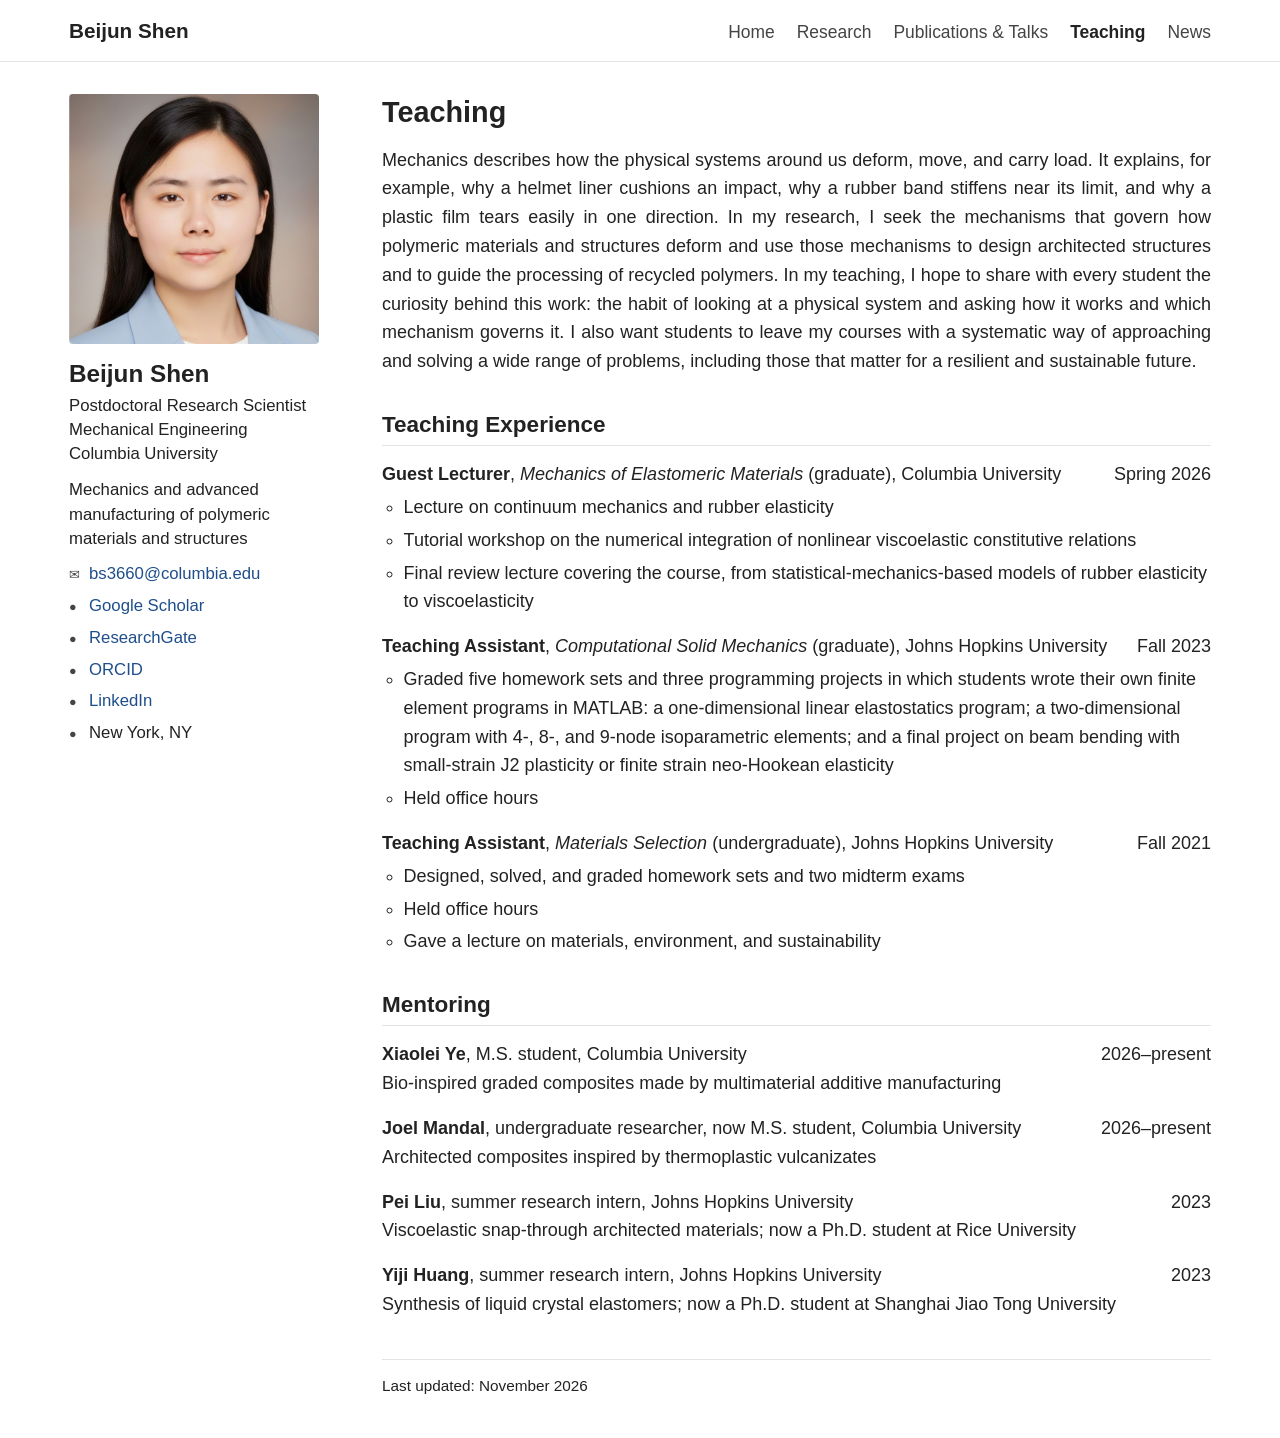
<file: teaching.html>
<!DOCTYPE html>
<html lang="en">
<head>
    <meta charset="UTF-8">
    <meta name="viewport" content="width=device-width, initial-scale=1">
    <title>Teaching | Beijun Shen</title>
    <meta name="description" content="Beijun Shen, Postdoctoral Research Scientist in Mechanical Engineering at Columbia University: mechanics of polymeric materials and structures, constitutive modeling, structural design, and advanced manufacturing.">
    <meta name="author" content="Beijun Shen">
    <link rel="icon" href="favicon.svg" type="image/svg+xml">
    <link rel="stylesheet" href="style.css?v=20261117b">
    <meta property="og:type" content="website">
    <meta property="og:title" content="Teaching | Beijun Shen">
    <meta property="og:description" content="Beijun Shen, Postdoctoral Research Scientist in Mechanical Engineering at Columbia University: mechanics of polymeric materials and structures, constitutive modeling, structural design, and advanced manufacturing.">
    <meta property="og:image" content="https://beijunshen.github.io/images/photo.jpeg">
    <meta property="og:url" content="https://beijunshen.github.io/teaching.html">
    <meta name="twitter:card" content="summary">
    <!-- Google tag (gtag.js) -->
<script async src="https://www.googletagmanager.com/gtag/js?id=G-M3H5852EJ4"></script>
<script>
  window.dataLayer = window.dataLayer || [];
  function gtag(){dataLayer.push(arguments);}
  gtag('js', new Date());
  gtag('config', 'G-M3H5852EJ4');
</script>
</head>
<body>

<header class="topbar">
    <div class="topbar-inner">
        <a class="brand" href="index.html">Beijun Shen</a>
        <nav class="menu">
            <a href="index.html">Home</a>
            <a href="research.html">Research</a>
            <a href="publications.html">Publications &amp; Talks</a>
            <a href="teaching.html" class="active">Teaching</a>
            <a href="news.html">News</a>
        </nav>
    </div>
</header>

<div class="layout">
<aside class="sidebar">
    <img src="images/photo.jpeg" alt="Beijun Shen" class="avatar">
    <div class="who">
        <div class="name">Beijun Shen</div>
        <div class="role">Postdoctoral Research Scientist<br>Mechanical Engineering<br>Columbia University</div>
    </div>
    <p class="tagline">Mechanics and advanced manufacturing of polymeric materials and structures</p>
    <ul class="contact">
        <li><span class="ico" aria-hidden="true">&#9993;</span><a href="mailto:bs3660@columbia.edu">bs3660@columbia.edu</a></li>
        <li><span class="ico" aria-hidden="true">&#9679;</span><a href="https://scholar.google.com/citations?user=DdyhCMUAAAAJ&amp;hl=en" target="_blank" rel="noopener noreferrer">Google Scholar</a></li>
        <li><span class="ico" aria-hidden="true">&#9679;</span><a href="https://www.researchgate.net/profile/Beijun-Shen-2/research" target="_blank" rel="noopener noreferrer">ResearchGate</a></li>
        <li><span class="ico" aria-hidden="true">&#9679;</span><a href="https://orcid.org/0009-0008-6985-1547" target="_blank" rel="noopener noreferrer">ORCID</a></li>
        <li><span class="ico" aria-hidden="true">&#9679;</span><a href="https://www.linkedin.com/in/beijun-shen-136708172/" target="_blank" rel="noopener noreferrer">LinkedIn</a></li>
        <li><span class="ico" aria-hidden="true">&#9679;</span>New York, NY</li>
    </ul>
</aside>

<main class="content">
<section>
<h1>Teaching</h1>
<p>
Mechanics describes how the physical systems around us deform, move, and carry load. It explains, for example, why a
helmet liner cushions an impact, why a rubber band stiffens near its limit, and why a plastic film tears easily in one
direction. In my research, I seek the mechanisms that govern how polymeric materials and structures deform and use those
mechanisms to design architected structures and to guide the processing of recycled polymers. In my teaching, I hope to share with every student the
curiosity behind this work: the habit of looking at a physical system and asking how it works and which mechanism governs
it. I also want students to leave my courses with a systematic way of approaching and solving a wide range of problems,
including those that matter for a resilient and sustainable future.
</p>
</section>

<section>
<h2>Teaching Experience</h2>
<ul class="entries">
    <li><div class="entry-head"><span><strong>Guest Lecturer</strong>, <em>Mechanics of Elastomeric Materials</em> (graduate), Columbia University</span><span class="when">Spring 2026</span></div>
        <ul>
            <li>Lecture on continuum mechanics and rubber elasticity</li>
            <li>Tutorial workshop on the numerical integration of nonlinear viscoelastic constitutive relations</li>
            <li>Final review lecture covering the course, from statistical-mechanics-based models of rubber elasticity to viscoelasticity</li>
        </ul></li>
    <li><div class="entry-head"><span><strong>Teaching Assistant</strong>, <em>Computational Solid Mechanics</em> (graduate), Johns Hopkins University</span><span class="when">Fall 2023</span></div>
        <ul>
            <li>Graded five homework sets and three programming projects in which students wrote their own finite element
            programs in MATLAB: a one-dimensional linear elastostatics program; a two-dimensional program with 4-, 8-, and
            9-node isoparametric elements; and a final project on beam bending with small-strain J2 plasticity or
            finite strain neo-Hookean elasticity</li>
            <li>Held office hours</li>
        </ul></li>
    <li><div class="entry-head"><span><strong>Teaching Assistant</strong>, <em>Materials Selection</em> (undergraduate), Johns Hopkins University</span><span class="when">Fall 2021</span></div>
        <ul>
            <li>Designed, solved, and graded homework sets and two midterm exams</li>
            <li>Held office hours</li>
            <li>Gave a lecture on materials, environment, and sustainability</li>
        </ul></li>
</ul>
</section>

<section>
<h2>Mentoring</h2>
<ul class="entries">
    <li><div class="entry-head"><span><strong>Xiaolei Ye</strong>, M.S. student, Columbia University</span><span class="when">2026&ndash;present</span></div>
        Bio-inspired graded composites made by multimaterial additive manufacturing</li>
    <li><div class="entry-head"><span><strong>Joel Mandal</strong>, undergraduate researcher, now M.S. student, Columbia University</span><span class="when">2026&ndash;present</span></div>
        Architected composites inspired by thermoplastic vulcanizates</li>
    <li><div class="entry-head"><span><strong>Pei Liu</strong>, summer research intern, Johns Hopkins University</span><span class="when">2023</span></div>
        Viscoelastic snap-through architected materials; now a Ph.D. student at Rice University</li>
    <li><div class="entry-head"><span><strong>Yiji Huang</strong>, summer research intern, Johns Hopkins University</span><span class="when">2023</span></div>
        Synthesis of liquid crystal elastomers; now a Ph.D. student at Shanghai Jiao Tong University</li>
</ul>
</section>

<footer class="footer">Last updated: November 2026</footer>
</main>
</div>

<div class="lightbox" id="lightbox" hidden><img alt=""><span class="lb-close" aria-hidden="true">&times;</span></div>
<script>
(function () {
  var lb = document.getElementById('lightbox'), img = lb.querySelector('img');
  document.querySelectorAll('.content figure img').forEach(function (el) {
    el.classList.add('zoomable');
    el.addEventListener('click', function () { img.src = el.src; img.alt = el.alt; lb.hidden = false; });
  });
  lb.addEventListener('click', function () { lb.hidden = true; });
  document.addEventListener('keydown', function (e) { if (e.key === 'Escape') lb.hidden = true; });
})();
</script>

</body>
</html>
</file>
<file: style.css>
/* Beijun Shen — academic site. Plain, classic layout: top bar, left profile sidebar, single content column. */

:root {
    --text: #222;
    --muted: #222;
    --link: #1f4e8c;
    --rule: #e3e3e3;
    --bg: #fff;
    --soft: #f6f7f8;
    --font: -apple-system, BlinkMacSystemFont, "Segoe UI", Helvetica, Arial, sans-serif;
}

* { box-sizing: border-box; }

html { -webkit-text-size-adjust: 100%; font-size: 18px; }

body {
    margin: 0;
    background: var(--bg);
    color: var(--text);
    font-family: var(--font);
    font-size: 1rem;
    line-height: 1.6;
}

a { color: var(--link); text-decoration: none; }
a:hover { text-decoration: underline; }

/* ---------- top bar ---------- */
.topbar {
    border-bottom: 1px solid var(--rule);
    background: var(--bg);
}
.topbar-inner {
    max-width: 1190px;
    margin: 0 auto;
    padding: 14px 24px;
    display: flex;
    align-items: baseline;
    justify-content: space-between;
    gap: 16px;
    flex-wrap: wrap;
}
.brand {
    font-size: 1.15rem;
    font-weight: 600;
    color: var(--text);
}
.brand:hover { text-decoration: none; }
.menu { display: flex; gap: 22px; flex-wrap: wrap; }
.menu a { color: #444; font-size: 0.97rem; }
.menu a:hover { color: var(--text); text-decoration: none; }
.menu a.active { color: var(--text); font-weight: 600; }

/* ---------- layout ---------- */
.layout {
    max-width: 1190px;
    margin: 0 auto;
    padding: 32px 24px 40px;
    display: grid;
    grid-template-columns: 265px minmax(0, 1fr);
    gap: 48px;
}

.sidebar {
    position: sticky;
    top: 24px;
    align-self: start;
    font-size: 0.93rem;
}
.avatar {
    width: 100%;
    max-width: 250px;
    border-radius: 4px;
    display: block;
}
.who { margin-top: 14px; }
.who .name { font-size: 1.35rem; font-weight: 600; line-height: 1.3; }
.who .role { color: var(--muted); margin-top: 4px; line-height: 1.45; }
.tagline { margin: 12px 0 10px; line-height: 1.45; }
.contact { list-style: none; padding: 0; margin: 0; }
.contact li { margin: 5px 0; display: flex; gap: 8px; align-items: baseline; color: var(--muted); word-break: break-word; }
.contact .ico { font-size: 0.7rem; width: 12px; color: #444; flex: none; }

/* ---------- content ---------- */
.content { min-width: 0; }
.content section { margin-bottom: 34px; }

h1, h2 { font-weight: 600; line-height: 1.3; }
h1 {
    font-size: 1.6rem;
    margin: 0 0 14px;
}
h2 {
    font-size: 1.25rem;
    margin: 0 0 14px;
    padding-bottom: 6px;
    border-bottom: 1px solid var(--rule);
}
p { margin: 0 0 12px; }
ul { padding-left: 1.2em; margin: 0 0 12px; }
li { margin: 4px 0; }
.more { margin-top: 6px; }

.areas { list-style: none; padding-left: 0; }
.areas li { padding-left: 14px; border-left: 3px solid var(--rule); margin: 8px 0; }

/* research highlight cards */
.cards {
    display: grid;
    grid-template-columns: repeat(3, minmax(0, 1fr));
    gap: 24px 22px;
}
.card { margin: 0; }
.card img {
    width: 100%;
    aspect-ratio: 4 / 3;
    object-fit: contain;
    background: #fff;
    border: 1px solid var(--rule);
    border-radius: 3px;
    display: block;
}
.card figcaption { font-size: 0.92rem; margin-top: 8px; line-height: 1.5; }

/* research page figures */
.thrust p.next { color: var(--muted); }
.thrust p.next strong { color: var(--text); }
.figrow {
    display: grid;
    grid-template-columns: repeat(2, minmax(0, 1fr));
    gap: 22px;
    margin: 16px 0 14px;
    align-items: start;
}
figure { margin: 0; }
.figrow img, figure.wide img {
    width: 100%;
    display: block;
    border: 1px solid var(--rule);
    border-radius: 3px;
}
figure.wide { margin: 16px 0 14px; }
figcaption { font-size: 0.92rem; color: var(--muted); margin-top: 6px; line-height: 1.5; }

/* relevant publications under each research pillar */
.rel-label { font-weight: 600; margin: 16px 0 4px; }
.rel { font-size: 1rem; }
.rel li { margin: 5px 0; }

/* news */
.news { list-style: none; padding: 0; margin: 0; }
.news li {
    display: grid;
    grid-template-columns: 132px minmax(0, 1fr);
    gap: 24px;
    padding: 9px 0;
    border-bottom: 1px solid var(--soft);
    margin: 0;
}
.news .date { color: var(--muted); font-style: italic; white-space: nowrap; }
.news-photo {
    display: block;
    width: 100%;
    max-width: 420px;
    margin-top: 10px;
    border-radius: 3px;
}

/* publications */
.legend { color: var(--muted); font-size: 1rem; }
.pubs { padding-left: 1.6em; }
.pubs li { margin: 0 0 12px; padding-left: 4px; }
.note { color: var(--muted); }

/* teaching / mentoring entries */
.entries { list-style: none; padding: 0; }
.entries > li { margin: 0 0 16px; }
.entry-head { display: flex; justify-content: space-between; gap: 16px; flex-wrap: wrap; }
.entry-head + ul { margin-top: 4px; }
.when { color: var(--muted); white-space: nowrap; }

.footer {
    margin-top: 40px;
    padding-top: 14px;
    border-top: 1px solid var(--rule);
    color: var(--muted);
    font-size: 0.85rem;
}

/* ---------- narrow screens ---------- */
@media (max-width: 1000px) {
    .cards { grid-template-columns: repeat(2, minmax(0, 1fr)); }
}

@media (max-width: 820px) {
    .layout { grid-template-columns: 1fr; gap: 26px; padding: 22px 16px 32px; }
    .topbar-inner { padding: 12px 16px; }
    .menu { gap: 14px; }
    .menu a { font-size: 0.92rem; }
    .sidebar {
        position: static;
        display: grid;
        grid-template-columns: 110px minmax(0, 1fr);
        gap: 4px 16px;
        align-items: start;
    }
    .avatar { grid-row: span 3; max-width: 110px; }
    .who { margin-top: 0; }
    .tagline { margin: 4px 0; }
    .contact { grid-column: 1 / -1; display: flex; flex-wrap: wrap; gap: 4px 16px; margin-top: 8px; }
    .contact li { margin: 0; }
    .cards, .figrow { grid-template-columns: 1fr; }
    .cards { max-width: 460px; }
    .news li { grid-template-columns: 1fr; gap: 2px; }
}

/* concept figure */
.concept-fig { margin: 18px 0 8px; }
.concept-fig svg, .overview-fig svg { width: 100%; height: auto; display: block; }
.overview-fig { margin: 18px 0 6px; }

/* click-to-enlarge figures */
img.zoomable { cursor: zoom-in; }
.lightbox {
    position: fixed; inset: 0; z-index: 50;
    background: rgba(20, 22, 26, 0.88);
    display: flex; align-items: center; justify-content: center;
    padding: 24px; cursor: zoom-out;
}
.lightbox[hidden] { display: none; }
.lightbox img { max-width: 100%; max-height: 100%; background: #fff; border-radius: 3px; }
.lightbox .lb-svg { width: min(94vw, 94vh); height: auto; max-height: 100%; background: #fff; border-radius: 50%; }
svg.zoomable { cursor: zoom-in; }
.lb-close { position: absolute; top: 10px; right: 20px; color: #fff; font-size: 34px; line-height: 1; }

/* corresponding-author and equal-contribution marks */
.content sup { font-weight: 900; color: inherit; font-size: 1em; line-height: 0; vertical-align: 0.45em; margin-left: 1px; }
.content figcaption sup { font-weight: normal; font-size: 0.75em; vertical-align: super; line-height: 0; margin-left: 0; }

/* full-width research overview figure at the top of the home page */
.hero { max-width: 1190px; margin: 28px auto 0; padding: 0 24px; }
.hero .concept-fig { margin: 0; }
@media (max-width: 820px) { .hero { padding: 0 16px; margin-top: 18px; } }

/* keep the home-page overview figure compact */
.content .concept-fig { max-width: min(100%, 95vh); margin: 16px auto 8px; }

/* home page: full-width overview figure after About, then highlights and news */
.band { max-width: 1190px; margin: 0 auto; padding: 0 24px; }
.band .concept-fig { max-width: min(1000px, 95vh); margin: 4px auto 6px; }
.band .more { max-width: 1000px; margin: 0 auto 10px; }
.after { max-width: 1190px; margin: 0 auto; padding: 8px 24px 40px; }
.after section { margin-bottom: 34px; }
@media (max-width: 820px) { .band, .after { padding-left: 16px; padding-right: 16px; } }
@media (max-width: 820px) {
    .band .concept-fig { overflow-x: auto; -webkit-overflow-scrolling: touch; }
    .band .concept-fig svg { min-width: 680px; }
}

ul.about { padding-left: 1.2em; }
ul.about li { margin: 6px 0; }
ul.cv { list-style: none; padding-left: 0; margin-bottom: 16px; }
ul.cv > li { margin: 0 0 10px; }
ul.cv ul { list-style: disc; padding-left: 1.3em; margin: 3px 0 0; }
ul.cv ul li { margin: 2px 0; }
ul.cv .cv-head { display: flex; justify-content: space-between; align-items: baseline; gap: 20px; }
ul.cv .cv-head > span:first-child { min-width: 0; }
ul.cv .cv-date { flex-shrink: 0; white-space: nowrap; }
@media (max-width: 600px) { ul.cv .cv-head { flex-direction: column; gap: 0; } }
.thrust p.lead { font-size: 1.06rem; font-weight: 600; margin-bottom: 10px; }
.thrust p.apps { margin-top: -2px; }

/* justified body paragraphs; hyphenation keeps word spacing even */
.content p { text-align: justify; -webkit-hyphens: auto; hyphens: auto; }
@media (max-width: 600px) { .content p { text-align: left; } }

/* concept figure: zoom hint, and a full-size, scrollable enlarged view on phones */
.concept-fig .zoom-hint { text-align: center; font-size: 0.82rem; color: #6b6b6b; margin-top: 4px; }
@media (max-width: 820px) {
    .lightbox { overflow: auto; align-items: flex-start; justify-content: flex-start; padding: 12px; }
    .lightbox .lb-svg { width: 1000px; max-width: none; max-height: none; flex: none; border-radius: 0; }
    .lb-close { position: fixed; }
}
</file>
